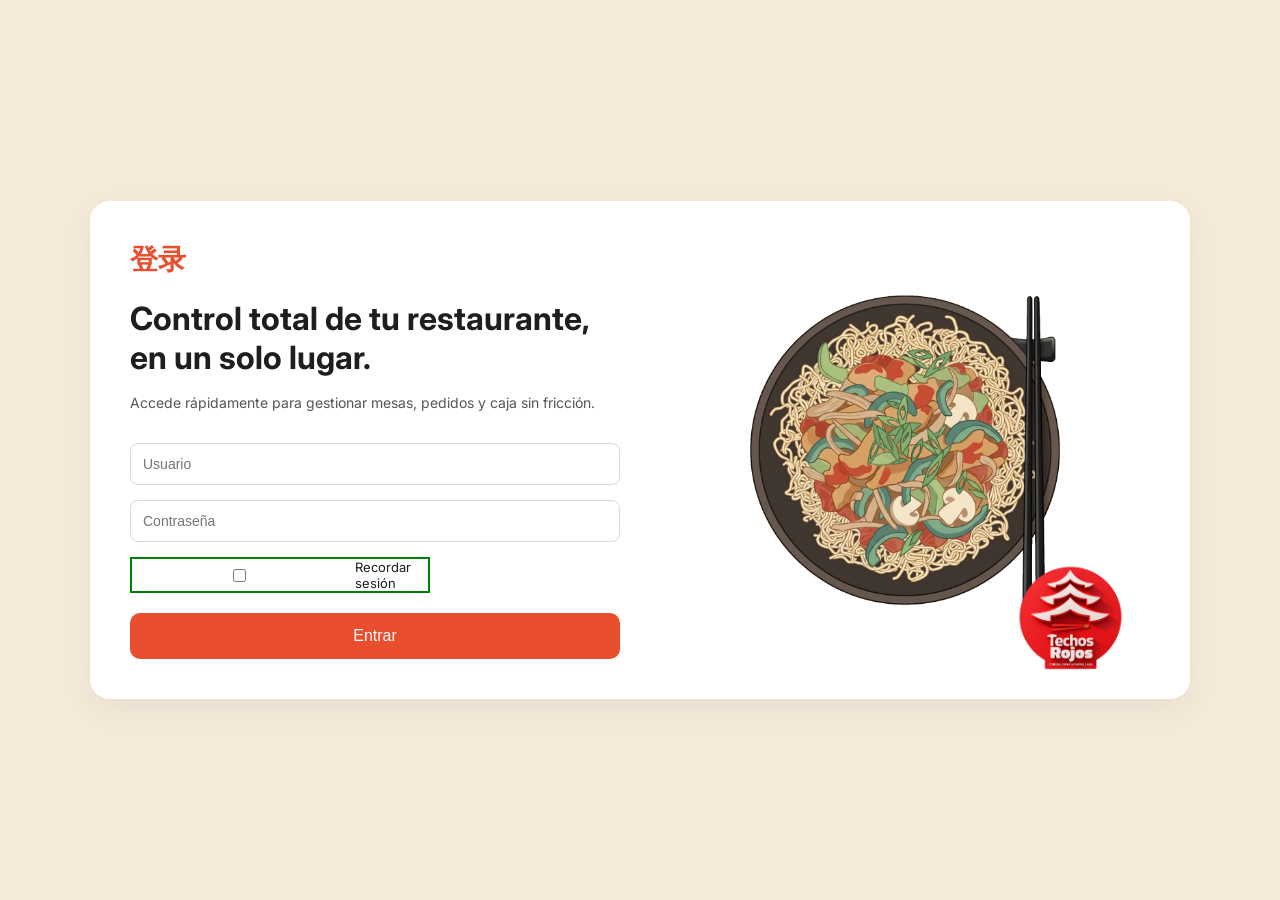
<file: index.html>
<!DOCTYPE html>
<html lang="en">
<head>
    <meta charset="UTF-8">
    <meta name="viewport" content="width=device-width, initial-scale=1.0">
    <title>login</title>
    <link rel="stylesheet" href="https://fonts.googleapis.com/css2?family=Inter:wght@300;400;500;700&display=swap">
    <link rel="stylesheet" href="style.css">
</head>
<body>
    <main class="login">

    <div class="login__card">

      <!-- IZQUIERDA -->
      <section class="login__info">

        <span class="login__chinese">登录</span>

        <h1 class="login__title">
          Control total de tu restaurante,
          en un solo lugar.
        </h1>

        <p class="login__text">
          Accede rápidamente para gestionar mesas, pedidos
          y caja sin fricción.
        </p>

        <!-- FORM -->
        <form class="form">

          <div class="form__group">
            <input type="text" placeholder="Usuario">
          </div>

          <div class="form__group">
            <input type="password" placeholder="Contraseña">
          </div>

          <label class="form__checkbox">
            <input type="checkbox">
            Recordar sesión
          </label>

          <button type="submit" class="btn-primary">
            Entrar
          </button>

        </form>

      </section>

      <!-- DERECHA -->
      <section class="login__visual">

        <img src="./chopsuey.png" alt="Ilustración ramen" class="login__image">

        <img src="./TRlogo.png" alt="Techos Rojos" class="login__logo">

      </section>

    </div>

  </main>
</body>
</html>
</file>
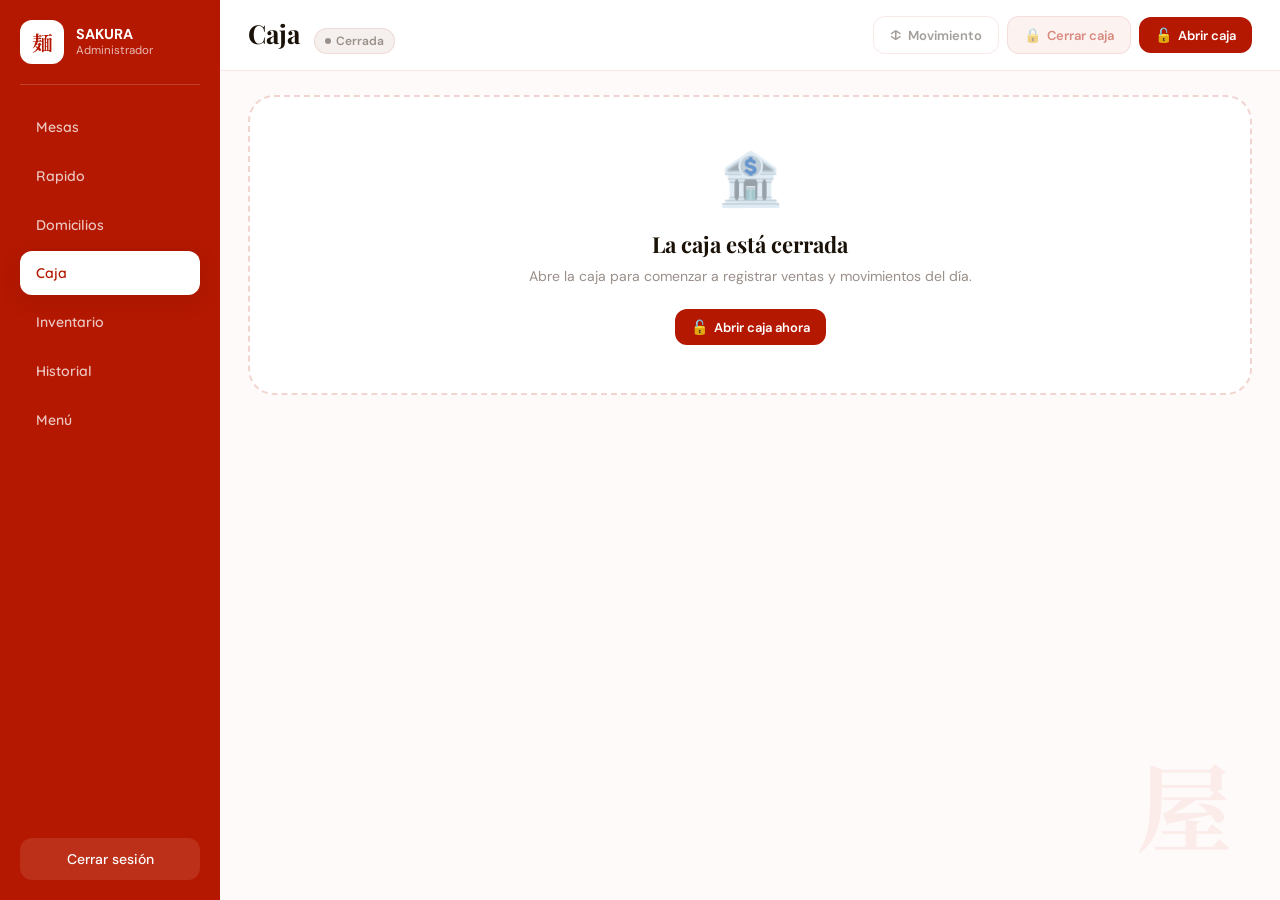
<file: caja/index.html>
<!DOCTYPE html>
<html lang="es">
<head>
  <meta charset="UTF-8">
  <meta name="viewport" content="width=device-width, initial-scale=1.0">
  <title>Techos Rojos – Caja</title>
  <link rel="preconnect" href="https://fonts.googleapis.com">
  <link href="https://fonts.googleapis.com/css2?family=DM+Sans:ital,opsz,wght@0,9..40,300;0,9..40,400;0,9..40,500;0,9..40,600;0,9..40,700;1,9..40,400&family=Playfair+Display:wght@400;600;700&family=JetBrains+Mono:wght@400;500&family=Noto+Serif+SC:wght@400;600;700&family=Quicksand:wght@400;500;600;700&display=swap" rel="stylesheet">
  <style>
    /* ═══════════════════════════════════════════
       TOKENS — idénticos a mesas/index.html
    ═══════════════════════════════════════════ */
    :root {
      --red:        #b41800;
      --red-hover:  #961400;
      --red-dark:   #7e1100;
      --red-soft:   #fae8e5;
      --red-ghost:  rgba(180,24,0,.08);
      --red-glow:   rgba(180,24,0,.15);

      --bg:         #ffffff;
      --bg-soft:    #fdfaf9;
      --bg-muted:   #f5f0ee;
      --bg-warm:    #faf6f4;

      --ink:        #1a1208;
      --ink-soft:   #4a4038;
      --muted:      #9a8f89;
      --border:     rgba(180,24,0,.18);
      --border-light: rgba(180,24,0,.10);

      --green:      #1a7a4a;
      --green-soft: #e8f5ee;
      --amber:      #c47a00;
      --amber-soft: #fff3db;
      --danger:     #b41800;

      --radius:     12px;
      --radius-lg:  18px;
      --radius-xl:  26px;
      --shadow-sm:  0 1px 4px rgba(60,20,10,.07);
      --shadow-md:  0 6px 22px rgba(60,20,10,.11);
      --shadow-lg:  0 18px 52px rgba(60,20,10,.16);
      --t:          .2s cubic-bezier(.4,0,.2,1);

      --font-body:    'DM Sans', system-ui, sans-serif;
      --font-display: 'Playfair Display', Georgia, serif;
      --font-mono:    'JetBrains Mono', monospace;
    }

    * { margin:0; padding:0; box-sizing:border-box; }
    html, body { height:100%; }
    body {
      font-family: var(--font-body);
      background: var(--bg-soft);
      color: var(--ink);
      -webkit-font-smoothing: antialiased;
      overflow: hidden;
    }

    /* ─── LAYOUT ──────────────────────────────────── */
    .app { display:flex; height:100vh; }

    /* ─── SIDEBAR ─────────────────────────────────── */
    .sidebar {
      width: 220px; height: 100vh;
      background: var(--red);
      display: flex; flex-direction: column;
      padding: 1.25rem;
      z-index: 50; overflow: hidden; flex-shrink: 0;
    }
    .brand {
      display: flex; align-items: center; gap: .75rem;
      padding-bottom: 1.25rem;
      border-bottom: 1px solid rgba(255,255,255,.18);
      margin-bottom: 1.25rem; flex-shrink: 0;
    }
    .logo {
      width: 44px; height: 44px;
      background: white; border-radius: 12px;
      display: flex; align-items: center; justify-content: center;
      flex-shrink: 0; overflow: hidden;
      font-family: 'Noto Serif SC', serif;
      font-size: 1.3rem; color: var(--red); font-weight: 700;
    }
    .brand h3 { font-size: .9rem; font-weight: 700; color: white; line-height: 1.2; margin: 0; }
    .brand span { font-size: .72rem; color: rgba(255,255,255,.7); display: block; }
    nav { display:flex; flex-direction:column; gap:.3rem; flex:1; }
    nav a {
      display: flex; align-items: center; gap: .6rem;
      padding: .75rem 1rem; border-radius: 12px;
      font-size: .875rem; font-weight: 600;
      color: rgba(255,255,255,.75);
      transition: var(--t);
      font-family: 'Quicksand', sans-serif;
      min-height: 44px; text-decoration: none; cursor: pointer;
    }
    nav a:hover { background: rgba(255,255,255,.12); color: white; }
    nav a.active { background: white; color: var(--red); box-shadow: var(--shadow-md); }
    .sidebar-footer { margin-top: auto; }
    .logout-btn {
      width: 100%; background: rgba(255,255,255,0.1);
      border: none; color: white; cursor: pointer;
      padding: 12px; border-radius: var(--radius);
      font-weight: 500; font-family: var(--font-body);
      font-size: .875rem; transition: background 0.2s;
    }
    .logout-btn:hover { background: rgba(255,255,255,0.2); }

    /* ─── MAIN ────────────────────────────────────── */
    .main { flex:1; display:flex; flex-direction:column; overflow:hidden; background: var(--bg-soft); }

    /* ─── TOPBAR ──────────────────────────────────── */
    .topbar {
      background:var(--bg); border-bottom:1px solid var(--border-light);
      padding: 16px 28px;
      display:flex; align-items:center; justify-content:space-between; gap:16px;
      flex-shrink:0;
    }
    .topbar-left { display:flex; align-items:baseline; gap:14px; }
    .topbar h1 { font-family:var(--font-display); font-size:26px; font-weight:700; color:var(--ink); }
    .stats-pills { display:flex; gap:8px; }
    .pill {
      display:inline-flex; align-items:center; gap:5px;
      padding:4px 10px; border-radius:20px;
      font-size:12px; font-weight:600; border:1px solid transparent;
    }
    .pill.open-pill  { background:var(--green-soft); color:var(--green); border-color:rgba(26,122,74,.2); }
    .pill.closed-pill { background:var(--bg-muted); color:var(--muted); border-color:var(--border-light); }
    .pill-dot { width:6px; height:6px; border-radius:50%; background:currentColor; }
    .topbar-actions { display:flex; gap:8px; align-items:center; }

    /* ─── BUTTONS (mismo sistema) ─────────────────── */
    .btn {
      display:inline-flex; align-items:center; gap:6px;
      padding:9px 16px; border-radius:var(--radius);
      font-size:13px; font-weight:600; font-family:var(--font-body);
      cursor:pointer; border:none; transition:var(--t);
    }
    .btn-primary { background:var(--red); color:white; }
    .btn-primary:hover:not(:disabled) { background:var(--red-hover); box-shadow:var(--shadow-md); }
    .btn-success { background:var(--green); color:white; }
    .btn-success:hover:not(:disabled) { background:#156b3e; box-shadow:var(--shadow-md); }
    .btn-outline { background:transparent; border:1px solid var(--border); color:var(--ink-soft); }
    .btn-outline:hover:not(:disabled) { background:var(--red-ghost); color:var(--red); border-color:var(--red); }
    .btn-danger { background:var(--red-soft); color:var(--red); border:1px solid rgba(180,24,0,.2); }
    .btn-danger:hover:not(:disabled) { background:var(--red); color:white; }
    .btn:disabled { opacity:.5; cursor:not-allowed; }
    .btn-sm { padding:6px 12px; font-size:12px; border-radius:var(--radius); }
    .btn .icon { font-size:14px; }

    /* ─── SCROLL AREA ─────────────────────────────── */
    .scroll-area {
      flex:1; overflow-y:auto; padding: 24px 28px;
      display: flex; flex-direction: column; gap: 20px;
    }
    .scroll-area::-webkit-scrollbar { width:5px; }
    .scroll-area::-webkit-scrollbar-track { background:transparent; }
    .scroll-area::-webkit-scrollbar-thumb { background:var(--border); border-radius:10px; }

    /* ─── ESTADO CAJA CERRADA ─────────────────────── */
    .caja-cerrada-banner {
      background: var(--bg);
      border: 2px dashed var(--border);
      border-radius: var(--radius-xl);
      padding: 48px 32px;
      text-align: center;
    }
    .caja-cerrada-banner .banner-icon { font-size: 52px; margin-bottom: 16px; display:block; opacity:.6; }
    .caja-cerrada-banner h2 { font-family:var(--font-display); font-size:22px; color:var(--ink); margin-bottom:8px; }
    .caja-cerrada-banner p { font-size:14px; color:var(--muted); margin-bottom:24px; }

    /* ─── CARDS DE RESUMEN ────────────────────────── */
    .summary-grid {
      display: grid;
      grid-template-columns: repeat(auto-fill, minmax(180px, 1fr));
      gap: 14px;
    }
    .summary-card {
      background: var(--bg);
      border: 1px solid var(--border-light);
      border-radius: var(--radius-lg);
      padding: 18px 20px;
      transition: var(--t);
    }
    .summary-card:hover { box-shadow: var(--shadow-md); border-color: var(--border); }
    .summary-card .sc-label {
      font-size: 11px; font-weight: 700;
      text-transform: uppercase; letter-spacing: .08em;
      color: var(--muted); margin-bottom: 8px;
    }
    .summary-card .sc-value {
      font-family: var(--font-mono);
      font-size: 20px; font-weight: 700;
      color: var(--ink);
    }
    .summary-card .sc-value.positive { color: var(--green); }
    .summary-card .sc-value.negative { color: var(--red); }
    .summary-card .sc-value.neutral  { color: var(--amber); }
    .summary-card .sc-sub {
      font-size: 11px; color: var(--muted); margin-top: 4px;
    }
    .summary-card.highlight {
      background: var(--red);
      border-color: var(--red-dark);
    }
    .summary-card.highlight .sc-label { color: rgba(255,255,255,.7); }
    .summary-card.highlight .sc-value { color: white; }
    .summary-card.highlight .sc-sub   { color: rgba(255,255,255,.6); }

    /* ─── DOS COLUMNAS ────────────────────────────── */
    .two-cols { display:grid; grid-template-columns:1fr 1fr; gap:20px; }
    @media (max-width:900px) { .two-cols { grid-template-columns:1fr; } }

    /* ─── PANEL / SECCIÓN ─────────────────────────── */
    .panel {
      background: var(--bg);
      border: 1px solid var(--border-light);
      border-radius: var(--radius-lg);
      overflow: hidden;
    }
    .panel-header {
      padding: 16px 20px;
      border-bottom: 1px solid var(--border-light);
      display: flex; align-items: center; justify-content: space-between;
    }
    .panel-header h3 {
      font-size: 14px; font-weight: 700; color: var(--ink);
    }
    .panel-header .section-label {
      font-size: 11px; font-weight: 700;
      text-transform: uppercase; letter-spacing: .08em;
      color: var(--muted); margin-bottom: 2px;
    }
    .panel-body { padding: 16px 20px; }

    /* ─── MÉTODOS DE PAGO ─────────────────────────── */
    .metodos-list { display:flex; flex-direction:column; gap:10px; }
    .metodo-row {
      display: flex; align-items: center; gap:12px;
    }
    .metodo-label {
      flex:1; font-size:13px; font-weight:600; color:var(--ink-soft);
      display:flex; align-items:center; gap:8px;
    }
    .metodo-icon { font-size:16px; }
    .metodo-amount {
      font-family: var(--font-mono);
      font-size: 14px; font-weight: 700; color: var(--green);
      min-width: 90px; text-align: right;
    }
    .metodo-bar-wrap {
      width: 100%; height: 6px; background: var(--bg-muted);
      border-radius: 10px; overflow:hidden; margin-top: 4px;
    }
    .metodo-bar { height:100%; border-radius:10px; background:var(--green); transition:width .5s ease; }

    /* ─── MOVIMIENTOS ─────────────────────────────── */
    .movimientos-list { display:flex; flex-direction:column; }
    .movimiento-row {
      display:flex; align-items:center; gap:12px;
      padding:10px 0;
      border-bottom:1px solid var(--border-light);
    }
    .movimiento-row:last-child { border-bottom:none; }
    .mov-icon {
      width:34px; height:34px; border-radius:10px;
      display:flex; align-items:center; justify-content:center;
      font-size:16px; flex-shrink:0;
    }
    .mov-icon.ingreso  { background:var(--green-soft); }
    .mov-icon.egreso   { background:var(--red-soft); }
    .mov-icon.apertura { background:var(--amber-soft); }
    .mov-info { flex:1; }
    .mov-desc { font-size:13px; font-weight:600; color:var(--ink); }
    .mov-meta { font-size:11px; color:var(--muted); margin-top:1px; }
    .mov-amount {
      font-family:var(--font-mono); font-size:14px; font-weight:700;
    }
    .mov-amount.ingreso  { color:var(--green); }
    .mov-amount.egreso   { color:var(--red); }
    .mov-amount.apertura { color:var(--amber); }

    /* ─── FORM INPUTS ─────────────────────────────── */
    .form-group { display:flex; flex-direction:column; gap:6px; margin-bottom:14px; }
    .form-label { font-size:12px; font-weight:600; color:var(--ink-soft); }
    .form-input {
      padding:9px 12px;
      border:1px solid var(--border);
      border-radius:var(--radius);
      font-size:13px; color:var(--ink);
      background:var(--bg-muted);
      font-family:var(--font-body);
      outline:none; transition:var(--t);
    }
    .form-input:focus { border-color:var(--red); box-shadow:0 0 0 3px var(--red-ghost); background:var(--bg); }
    .form-input.mono { font-family:var(--font-mono); }
    .form-select {
      padding:9px 12px;
      border:1px solid var(--border);
      border-radius:var(--radius);
      font-size:13px; color:var(--ink);
      background:var(--bg-muted);
      font-family:var(--font-body);
      outline:none; cursor:pointer; transition:var(--t);
      appearance:none;
      background-image: url("data:image/svg+xml,%3Csvg xmlns='http://www.w3.org/2000/svg' width='12' height='8' fill='none'%3E%3Cpath d='M1 1l5 5 5-5' stroke='%239a8f89' stroke-width='1.5' stroke-linecap='round'/%3E%3C/svg%3E");
      background-repeat: no-repeat;
      background-position: right 12px center;
      padding-right: 32px;
    }
    .form-select:focus { border-color:var(--red); box-shadow:0 0 0 3px var(--red-ghost); }

    /* ─── ARQUEO COMPARISON ───────────────────────── */
    .arqueo-row {
      display:flex; align-items:center; justify-content:space-between;
      padding:10px 0;
      border-bottom:1px solid var(--border-light);
    }
    .arqueo-row:last-child { border-bottom:none; }
    .arqueo-label { font-size:13px; color:var(--ink-soft); }
    .arqueo-value { font-family:var(--font-mono); font-size:14px; font-weight:700; color:var(--ink); }
    .arqueo-diff.ok       { color:var(--green); }
    .arqueo-diff.warning  { color:var(--amber); }
    .arqueo-diff.danger   { color:var(--red); }
    .arqueo-result-badge {
      display:inline-flex; align-items:center; gap:6px;
      padding:6px 14px; border-radius:20px;
      font-size:12px; font-weight:700;
    }
    .arqueo-result-badge.ok      { background:var(--green-soft); color:var(--green); }
    .arqueo-result-badge.warning { background:var(--amber-soft);  color:var(--amber); }
    .arqueo-result-badge.danger  { background:var(--red-soft);    color:var(--red); }

    /* ─── MODAL OVERLAY ───────────────────────────── */
    .overlay {
      position:fixed; inset:0;
      background:rgba(10,5,0,.5);
      backdrop-filter:blur(4px);
      display:flex; align-items:center; justify-content:center;
      z-index:100; padding:20px;
      animation:fadeIn .15s ease;
    }
    .overlay.hidden { display:none; }
    @keyframes fadeIn { from{opacity:0} to{opacity:1} }
    .modal {
      background:var(--bg);
      border-radius:var(--radius-xl);
      box-shadow:var(--shadow-lg);
      border:1px solid var(--border-light);
      width:min(500px,100%);
      max-height:90vh; overflow-y:auto;
      animation:slideUp .2s cubic-bezier(.34,1.56,.64,1);
    }
    @keyframes slideUp { from{transform:translateY(20px);opacity:0} to{transform:none;opacity:1} }
    .modal-header {
      padding:22px 24px 18px;
      border-bottom:1px solid var(--border-light);
      display:flex; justify-content:space-between; align-items:flex-start; gap:16px;
      position:sticky; top:0; background:var(--bg); z-index:1;
    }
    .modal-title { font-family:var(--font-display); font-size:22px; font-weight:700; color:var(--ink); margin-bottom:4px; }
    .modal-subtitle { font-size:13px; color:var(--muted); }
    .modal-close {
      width:32px; height:32px; border:none; background:var(--bg-muted);
      border-radius:50%; cursor:pointer;
      display:flex; align-items:center; justify-content:center;
      font-size:18px; color:var(--ink-soft); transition:var(--t); flex-shrink:0;
    }
    .modal-close:hover { background:var(--red-soft); color:var(--red); }
    .modal-body { padding:24px; }
    .modal-footer {
      padding:16px 24px;
      border-top:1px solid var(--border-light);
      display:flex; justify-content:flex-end; gap:8px;
    }

    /* ─── TOAST ───────────────────────────────────── */
    .toast-container {
      position:fixed; top:20px; right:20px;
      display:flex; flex-direction:column; gap:8px; z-index:999;
    }
    .toast {
      background:var(--ink); color:white;
      padding:10px 16px; border-radius:var(--radius);
      font-size:13px; font-weight:500; box-shadow:var(--shadow-lg);
      animation:toastIn .25s ease, toastOut .3s ease 2.7s forwards;
      display:flex; align-items:center; gap:8px;
    }
    .toast.success { background:var(--green); }
    .toast.warning { background:var(--amber); }
    .toast.error   { background:var(--red); }
    @keyframes toastIn  { from{transform:translateX(20px);opacity:0} to{transform:none;opacity:1} }
    @keyframes toastOut { to{transform:translateX(20px);opacity:0} }

    /* ─── SECTION LABEL ───────────────────────────── */
    .section-label {
      font-size:11px; font-weight:700;
      text-transform:uppercase; letter-spacing:.08em;
      color:var(--muted); margin-bottom:10px;
    }
    .divider { border:none; border-top:1px solid var(--border-light); margin:16px 0; }
    .hidden { display:none !important; }

    /* ─── CIERRE DETALLE ──────────────────────────── */
    .cierre-totals {
      background: var(--bg-muted);
      border-radius: var(--radius);
      padding: 16px;
      margin-bottom: 16px;
    }
    .cierre-row {
      display:flex; justify-content:space-between; align-items:center;
      padding: 6px 0;
      font-size: 13px;
    }
    .cierre-row.total-row {
      border-top: 1px solid var(--border);
      margin-top: 8px; padding-top: 12px;
      font-weight: 700; font-size: 15px;
    }
    .cierre-row .label { color: var(--ink-soft); }
    .cierre-row .value { font-family:var(--font-mono); font-weight:700; color:var(--ink); }
    .cierre-row.total-row .value { color: var(--red); font-size:18px; }

    /* ─── EMPTY PANEL ─────────────────────────────── */
    .empty-panel {
      text-align:center; padding:32px 20px; color:var(--muted);
    }
    .empty-panel .ep-icon { font-size:36px; opacity:.45; margin-bottom:10px; display:block; }
    .empty-panel p { font-size:13px; }

    /* ─── EGRESO CHIP ─────────────────────────────── */
    .tipo-chip {
      display:inline-flex; align-items:center; gap:5px;
      padding:3px 10px; border-radius:20px;
      font-size:11px; font-weight:600;
    }
    .tipo-chip.ingreso  { background:var(--green-soft); color:var(--green); }
    .tipo-chip.egreso   { background:var(--red-soft);   color:var(--red); }
  </style>
</head>
<body>

<!-- Kanjis decorativos -->
<span style="position:fixed;top:2rem;left:2rem;font-size:8rem;line-height:1;color:hsla(10,80%,55%,.08);font-weight:700;user-select:none;z-index:0;pointer-events:none;font-family:'Noto Serif SC',serif;">紅</span>
<span style="position:fixed;bottom:3rem;right:3rem;font-size:6rem;line-height:1;color:hsla(10,80%,55%,.08);font-weight:700;user-select:none;z-index:0;pointer-events:none;font-family:'Noto Serif SC',serif;">屋</span>

<div class="app">
  <!-- ── SIDEBAR ─────────────────────────────── -->
  <aside class="sidebar">
    <div class="brand">
      <div class="logo">麺</div>
      <div>
        <h3>SAKURA</h3>
        <span>Administrador</span>
      </div>
    </div>
    <nav>
      <a href="#">Mesas</a>
      <a href="#">Rapido</a>
      <a href="#">Domicilios</a>
      <a class="active" href="#">Caja</a>
      <a href="#">Inventario</a>
      <a href="#">Historial</a>
      <a href="#">Menú</a>
    </nav>
    <div class="sidebar-footer">
      <button class="logout-btn">Cerrar sesión</button>
    </div>
  </aside>

  <!-- ── MAIN ───────────────────────────────── -->
  <div class="main">

    <!-- Topbar -->
    <div class="topbar">
      <div class="topbar-left">
        <h1>Caja</h1>
        <div class="stats-pills">
          <span class="pill open-pill" id="pill-estado">
            <span class="pill-dot"></span>
            <span id="pill-texto">Cerrada</span>
          </span>
        </div>
      </div>
      <div class="topbar-actions">
        <button class="btn btn-outline" id="btn-movimiento" disabled>
          <span class="icon">↕</span> Movimiento
        </button>
        <button class="btn btn-danger" id="btn-cierre" disabled>
          <span class="icon">🔒</span> Cerrar caja
        </button>
        <button class="btn btn-primary" id="btn-apertura">
          <span class="icon">🔓</span> Abrir caja
        </button>
      </div>
    </div>

    <!-- Scroll area -->
    <div class="scroll-area" id="scroll-area">

      <!-- ESTADO: CAJA CERRADA -->
      <div id="vista-cerrada" class="caja-cerrada-banner">
        <span class="banner-icon">🏦</span>
        <h2>La caja está cerrada</h2>
        <p>Abre la caja para comenzar a registrar ventas y movimientos del día.</p>
        <button class="btn btn-primary" id="btn-apertura-banner">
          <span class="icon">🔓</span> Abrir caja ahora
        </button>
      </div>

      <!-- ESTADO: CAJA ABIERTA (hidden por defecto) -->
      <div id="vista-abierta" class="hidden">

        <!-- Resumen rápido -->
        <div class="summary-grid" id="summary-grid">
          <!-- Generado por JS -->
        </div>

        <!-- Dos columnas: métodos + movimientos -->
        <div class="two-cols">

          <!-- Métodos de pago -->
          <div class="panel">
            <div class="panel-header">
              <div>
                <div class="section-label">Desglose</div>
                <h3>Métodos de pago</h3>
              </div>
            </div>
            <div class="panel-body">
              <div class="metodos-list" id="metodos-list"></div>
            </div>
          </div>

          <!-- Movimientos del día -->
          <div class="panel">
            <div class="panel-header">
              <div>
                <div class="section-label">Registro</div>
                <h3>Movimientos</h3>
              </div>
              <span id="mov-count" style="font-size:12px;color:var(--muted)">0</span>
            </div>
            <div class="panel-body">
              <div class="movimientos-list" id="movimientos-list"></div>
            </div>
          </div>
        </div>

        <!-- Arqueo / comparación -->
        <div class="panel" id="panel-arqueo">
          <div class="panel-header">
            <div>
              <div class="section-label">Arqueo</div>
              <h3>Comparación en tiempo real</h3>
            </div>
            <span id="arqueo-badge" class="arqueo-result-badge ok">✓ Cuadra</span>
          </div>
          <div class="panel-body">
            <div id="arqueo-body"></div>
          </div>
        </div>

      </div>
      <!-- /vista-abierta -->

    </div>
    <!-- /scroll-area -->

  </div>
</div>

<!-- ══════════════════════════════════════════ -->
<!--  MODAL: APERTURA DE CAJA                   -->
<!-- ══════════════════════════════════════════ -->
<div class="overlay hidden" id="modal-apertura-overlay">
  <div class="modal">
    <div class="modal-header">
      <div>
        <div class="modal-title">Abrir caja</div>
        <div class="modal-subtitle">Ingresa el efectivo inicial disponible</div>
      </div>
      <button class="modal-close" data-close="modal-apertura-overlay">×</button>
    </div>
    <div class="modal-body">
      <div class="form-group">
        <label class="form-label">Monto inicial en efectivo</label>
        <input type="number" class="form-input mono" id="apertura-monto" placeholder="0" min="0">
      </div>
      <div class="form-group">
        <label class="form-label">Observación (opcional)</label>
        <input type="text" class="form-input" id="apertura-obs" placeholder="Ej: billetes de $50.000 y monedas…">
      </div>
    </div>
    <div class="modal-footer">
      <button class="btn btn-outline" data-close="modal-apertura-overlay">Cancelar</button>
      <button class="btn btn-primary" id="btn-confirmar-apertura">Abrir caja</button>
    </div>
  </div>
</div>

<!-- ══════════════════════════════════════════ -->
<!--  MODAL: MOVIMIENTO (ingreso / egreso)      -->
<!-- ══════════════════════════════════════════ -->
<div class="overlay hidden" id="modal-movimiento-overlay">
  <div class="modal">
    <div class="modal-header">
      <div>
        <div class="modal-title">Registrar movimiento</div>
        <div class="modal-subtitle">Ingreso o egreso manual de efectivo</div>
      </div>
      <button class="modal-close" data-close="modal-movimiento-overlay">×</button>
    </div>
    <div class="modal-body">
      <div class="form-group">
        <label class="form-label">Tipo de movimiento</label>
        <select class="form-select" id="mov-tipo">
          <option value="ingreso">Ingreso</option>
          <option value="egreso">Egreso</option>
        </select>
      </div>
      <div class="form-group">
        <label class="form-label">Monto</label>
        <input type="number" class="form-input mono" id="mov-monto" placeholder="0" min="0">
      </div>
      <div class="form-group">
        <label class="form-label">Descripción</label>
        <input type="text" class="form-input" id="mov-desc" placeholder="Ej: compra de insumos, propina…">
      </div>
    </div>
    <div class="modal-footer">
      <button class="btn btn-outline" data-close="modal-movimiento-overlay">Cancelar</button>
      <button class="btn btn-primary" id="btn-confirmar-movimiento">Registrar</button>
    </div>
  </div>
</div>

<!-- ══════════════════════════════════════════ -->
<!--  MODAL: CIERRE DE CAJA                     -->
<!-- ══════════════════════════════════════════ -->
<div class="overlay hidden" id="modal-cierre-overlay">
  <div class="modal">
    <div class="modal-header">
      <div>
        <div class="modal-title">Cierre de caja</div>
        <div class="modal-subtitle">Ingresa el efectivo contado físicamente</div>
      </div>
      <button class="modal-close" data-close="modal-cierre-overlay">×</button>
    </div>
    <div class="modal-body">
      <!-- Resumen de lo que el sistema espera -->
      <div class="cierre-totals" id="cierre-totals-preview"></div>

      <div class="form-group">
        <label class="form-label">Efectivo contado (monto real en caja)</label>
        <input type="number" class="form-input mono" id="cierre-real" placeholder="0" min="0">
      </div>
      <div id="cierre-diff-block" style="margin-bottom:14px;display:none;">
        <div style="padding:12px 14px;border-radius:var(--radius);font-size:13px;display:flex;align-items:center;justify-content:space-between;" id="cierre-diff-card">
          <span id="cierre-diff-label">Diferencia</span>
          <span id="cierre-diff-value" class="arqueo-value" style="font-family:var(--font-mono);font-weight:700"></span>
        </div>
      </div>
      <div class="form-group">
        <label class="form-label">Observaciones del cierre (opcional)</label>
        <input type="text" class="form-input" id="cierre-obs" placeholder="Ej: faltante por cambio de turno…">
      </div>
    </div>
    <div class="modal-footer">
      <button class="btn btn-outline" data-close="modal-cierre-overlay">Cancelar</button>
      <button class="btn btn-danger" id="btn-confirmar-cierre">Confirmar cierre</button>
    </div>
  </div>
</div>

<!-- TOAST -->
<div class="toast-container" id="toast-container"></div>

<!-- ══════════════════════════════════════════ -->
<!--  JAVASCRIPT                                -->
<!-- ══════════════════════════════════════════ -->
<script>
// ═══════════════════════════════════════════════════════
//  ESTADO GLOBAL
// ═══════════════════════════════════════════════════════
let caja = {
  abierta: false,
  apertura: null,        // { hora, montoInicial, obs }
  montoInicial: 0,
  ventas: {              // acumulado por método de pago
    efectivo: 0,
    datafono: 0,
    transferencia: 0,
    linkpago: 0,
  },
  movimientos: [],       // { id, tipo, monto, desc, hora }
};

// Datos de demo: simular ventas del día
function cargarDemoVentas() {
  caja.ventas.efectivo      = 187500;
  caja.ventas.datafono      = 94000;
  caja.ventas.transferencia = 32000;
  caja.ventas.linkpago      = 15000;

  caja.movimientos = [
    { id:'m0', tipo:'apertura', monto: caja.montoInicial, desc:'Apertura de caja', hora: caja.apertura.hora },
    { id:'m1', tipo:'egreso',   monto: 25000,  desc:'Compra de insumos', hora:'10:35' },
    { id:'m2', tipo:'ingreso',  monto: 10000,  desc:'Propina mesero',    hora:'12:14' },
    { id:'m3', tipo:'egreso',   monto: 8000,   desc:'Servicio domicilio',hora:'13:50' },
  ];
}

// ═══════════════════════════════════════════════════════
//  HELPERS
// ═══════════════════════════════════════════════════════
const fmt = (n) => '$' + Math.abs(n).toLocaleString('es-CO', { minimumFractionDigits: 0 });
const uid = () => 'mv' + Date.now();
const now = () => new Date().toLocaleTimeString('es-CO', { hour: '2-digit', minute: '2-digit' });
const today = () => new Date().toLocaleDateString('es-CO', { weekday:'long', day:'numeric', month:'long' });

function toast(msg, type = '') {
  const el = document.createElement('div');
  el.className = 'toast' + (type ? ' ' + type : '');
  el.textContent = msg;
  document.getElementById('toast-container').appendChild(el);
  setTimeout(() => el.remove(), 3100);
}

// ═══════════════════════════════════════════════════════
//  CÁLCULOS
// ═══════════════════════════════════════════════════════
function totalVentas() {
  return Object.values(caja.ventas).reduce((s, v) => s + v, 0);
}

function totalEgresos() {
  return caja.movimientos
    .filter(m => m.tipo === 'egreso')
    .reduce((s, m) => s + m.monto, 0);
}

function totalIngresosManuales() {
  return caja.movimientos
    .filter(m => m.tipo === 'ingreso')
    .reduce((s, m) => s + m.monto, 0);
}

// Efectivo esperado en caja física
// = monto inicial + ventas efectivo + ingresos manuales − egresos
function efectivoEsperado() {
  return caja.montoInicial
    + caja.ventas.efectivo
    + totalIngresosManuales()
    - totalEgresos();
}

// ═══════════════════════════════════════════════════════
//  RENDER PRINCIPAL
// ═══════════════════════════════════════════════════════
function renderVistaCerrada() {
  document.getElementById('vista-cerrada').classList.remove('hidden');
  document.getElementById('vista-abierta').classList.add('hidden');

  document.getElementById('btn-apertura').classList.remove('hidden');
  document.getElementById('btn-apertura-banner').closest?.('button');
  document.getElementById('btn-cierre').disabled = true;
  document.getElementById('btn-movimiento').disabled = true;
  document.getElementById('btn-apertura').disabled = false;

  const pill = document.getElementById('pill-estado');
  pill.className = 'pill closed-pill';
  document.getElementById('pill-texto').textContent = 'Cerrada';
}

function renderVistaAbierta() {
  document.getElementById('vista-cerrada').classList.add('hidden');
  document.getElementById('vista-abierta').classList.remove('hidden');

  document.getElementById('btn-cierre').disabled = false;
  document.getElementById('btn-movimiento').disabled = false;
  document.getElementById('btn-apertura').disabled = true;

  const pill = document.getElementById('pill-estado');
  pill.className = 'pill open-pill';
  document.getElementById('pill-texto').textContent = `Abierta · desde ${caja.apertura.hora}`;

  renderSummary();
  renderMetodos();
  renderMovimientos();
  renderArqueo();
}

// ─── SUMMARY CARDS ─────────────────────────────────────
function renderSummary() {
  const tv = totalVentas();
  const te = totalEgresos();
  const tim = totalIngresosManuales();
  const ef = efectivoEsperado();

  document.getElementById('summary-grid').innerHTML = `
    <div class="summary-card highlight">
      <div class="sc-label">Total ventas del día</div>
      <div class="sc-value">${fmt(tv)}</div>
      <div class="sc-sub">Todos los métodos</div>
    </div>
    <div class="summary-card">
      <div class="sc-label">Efectivo en caja</div>
      <div class="sc-value positive">${fmt(ef)}</div>
      <div class="sc-sub">Esperado físicamente</div>
    </div>
    <div class="summary-card">
      <div class="sc-label">Saldo inicial</div>
      <div class="sc-value">${fmt(caja.montoInicial)}</div>
      <div class="sc-sub">Al abrir la caja</div>
    </div>
    <div class="summary-card">
      <div class="sc-label">Egresos manuales</div>
      <div class="sc-value negative">${fmt(te)}</div>
      <div class="sc-sub">${caja.movimientos.filter(m=>m.tipo==='egreso').length} movimiento(s)</div>
    </div>
    <div class="summary-card">
      <div class="sc-label">Ingresos manuales</div>
      <div class="sc-value positive">${fmt(tim)}</div>
      <div class="sc-sub">${caja.movimientos.filter(m=>m.tipo==='ingreso').length} movimiento(s)</div>
    </div>
    <div class="summary-card">
      <div class="sc-label">Hora de apertura</div>
      <div class="sc-value" style="font-size:16px">${caja.apertura.hora}</div>
      <div class="sc-sub">${today()}</div>
    </div>
  `;
}

// ─── MÉTODOS DE PAGO ───────────────────────────────────
const metodoConfig = {
  efectivo:      { label:'Efectivo',      icon:'💵' },
  datafono:      { label:'Datáfono',      icon:'💳' },
  transferencia: { label:'Transferencia', icon:'🏦' },
  linkpago:      { label:'Link de pago',  icon:'🔗' },
};

function renderMetodos() {
  const total = totalVentas() || 1;
  const list = document.getElementById('metodos-list');
  list.innerHTML = '';

  Object.entries(caja.ventas).forEach(([key, val]) => {
    const cfg = metodoConfig[key];
    const pct = Math.round((val / total) * 100);
    list.innerHTML += `
      <div class="metodo-row" style="flex-direction:column;align-items:stretch;gap:6px;padding-bottom:12px;border-bottom:1px solid var(--border-light);margin-bottom:4px;">
        <div style="display:flex;justify-content:space-between;align-items:center">
          <span class="metodo-label"><span class="metodo-icon">${cfg.icon}</span>${cfg.label}</span>
          <span class="metodo-amount">${fmt(val)}</span>
        </div>
        <div style="display:flex;align-items:center;gap:10px">
          <div class="metodo-bar-wrap" style="flex:1">
            <div class="metodo-bar" style="width:${pct}%"></div>
          </div>
          <span style="font-size:11px;color:var(--muted);font-weight:600;min-width:30px;text-align:right">${pct}%</span>
        </div>
      </div>
    `;
  });
}

// ─── MOVIMIENTOS ───────────────────────────────────────
function renderMovimientos() {
  const list = document.getElementById('movimientos-list');
  document.getElementById('mov-count').textContent = caja.movimientos.length;

  if (!caja.movimientos.length) {
    list.innerHTML = '<div class="empty-panel"><span class="ep-icon">📋</span><p>Sin movimientos registrados</p></div>';
    return;
  }

  list.innerHTML = caja.movimientos.slice().reverse().map(m => {
    const icons = { apertura:'🔓', ingreso:'⬆️', egreso:'⬇️' };
    const amtClass = m.tipo === 'egreso' ? 'egreso' : m.tipo === 'ingreso' ? 'ingreso' : 'apertura';
    const sign = m.tipo === 'egreso' ? '−' : '+';
    return `
      <div class="movimiento-row">
        <div class="mov-icon ${m.tipo}">${icons[m.tipo] || '•'}</div>
        <div class="mov-info">
          <div class="mov-desc">${m.desc}</div>
          <div class="mov-meta">${m.hora}</div>
        </div>
        <div class="mov-amount ${amtClass}">${m.tipo === 'apertura' ? '' : sign}${fmt(m.monto)}</div>
      </div>
    `;
  }).join('');
}

// ─── ARQUEO ────────────────────────────────────────────
function renderArqueo() {
  const esperado = efectivoEsperado();
  const body = document.getElementById('arqueo-body');
  const badge = document.getElementById('arqueo-badge');

  body.innerHTML = `
    <div class="arqueo-row">
      <span class="arqueo-label">Saldo inicial</span>
      <span class="arqueo-value">${fmt(caja.montoInicial)}</span>
    </div>
    <div class="arqueo-row">
      <span class="arqueo-label">Ventas en efectivo</span>
      <span class="arqueo-value positive" style="color:var(--green)">+${fmt(caja.ventas.efectivo)}</span>
    </div>
    <div class="arqueo-row">
      <span class="arqueo-label">Ingresos manuales</span>
      <span class="arqueo-value positive" style="color:var(--green)">+${fmt(totalIngresosManuales())}</span>
    </div>
    <div class="arqueo-row">
      <span class="arqueo-label">Egresos manuales</span>
      <span class="arqueo-value negative" style="color:var(--red)">−${fmt(totalEgresos())}</span>
    </div>
    <div class="arqueo-row" style="border-top:2px solid var(--border);padding-top:14px;margin-top:6px;">
      <span style="font-weight:700;color:var(--ink)">Efectivo esperado en caja</span>
      <span class="arqueo-value" style="font-size:17px">${fmt(esperado)}</span>
    </div>
    <div style="margin-top:8px;font-size:12px;color:var(--muted)">
      Al cerrar la caja, podrás ingresar el efectivo real contado para obtener la diferencia.
    </div>
  `;

  // Badge siempre "cuadra" mientras está abierta (se calcula al cerrar)
  badge.className = 'arqueo-result-badge ok';
  badge.textContent = '✓ En operación';
}

// ═══════════════════════════════════════════════════════
//  MODALES — APERTURA
// ═══════════════════════════════════════════════════════
function abrirModalApertura() {
  document.getElementById('apertura-monto').value = '';
  document.getElementById('apertura-obs').value = '';
  document.getElementById('modal-apertura-overlay').classList.remove('hidden');
}

document.getElementById('btn-apertura').addEventListener('click', abrirModalApertura);
document.getElementById('btn-apertura-banner').addEventListener('click', abrirModalApertura);

document.getElementById('btn-confirmar-apertura').addEventListener('click', () => {
  const monto = parseFloat(document.getElementById('apertura-monto').value) || 0;
  const obs = document.getElementById('apertura-obs').value.trim();

  caja.abierta = true;
  caja.montoInicial = monto;
  caja.apertura = { hora: now(), montoInicial: monto, obs };
  caja.movimientos = [];

  // Demo: cargar ventas simuladas
  cargarDemoVentas();
  // Agregar la apertura como primer movimiento
  caja.movimientos.unshift({ id: uid(), tipo: 'apertura', monto, desc: obs || 'Apertura de caja', hora: caja.apertura.hora });

  document.getElementById('modal-apertura-overlay').classList.add('hidden');
  renderVistaAbierta();
  toast(`✅ Caja abierta con ${fmt(monto)} iniciales`, 'success');
});

// ═══════════════════════════════════════════════════════
//  MODALES — MOVIMIENTO
// ═══════════════════════════════════════════════════════
document.getElementById('btn-movimiento').addEventListener('click', () => {
  document.getElementById('mov-monto').value = '';
  document.getElementById('mov-desc').value = '';
  document.getElementById('mov-tipo').value = 'ingreso';
  document.getElementById('modal-movimiento-overlay').classList.remove('hidden');
});

document.getElementById('btn-confirmar-movimiento').addEventListener('click', () => {
  const tipo  = document.getElementById('mov-tipo').value;
  const monto = parseFloat(document.getElementById('mov-monto').value);
  const desc  = document.getElementById('mov-desc').value.trim();

  if (!monto || monto <= 0) { toast('Ingresa un monto válido', 'warning'); return; }
  if (!desc) { toast('Ingresa una descripción', 'warning'); return; }

  caja.movimientos.push({ id: uid(), tipo, monto, desc, hora: now() });

  document.getElementById('modal-movimiento-overlay').classList.add('hidden');
  renderVistaAbierta();
  toast(`${tipo === 'ingreso' ? '⬆️ Ingreso' : '⬇️ Egreso'} registrado: ${fmt(monto)}`, 'success');
});

// ═══════════════════════════════════════════════════════
//  MODALES — CIERRE
// ═══════════════════════════════════════════════════════
document.getElementById('btn-cierre').addEventListener('click', () => {
  // Construir preview de totales
  const tv = totalVentas();
  const te = totalEgresos();
  const tim = totalIngresosManuales();
  const ef = efectivoEsperado();

  document.getElementById('cierre-totals-preview').innerHTML = `
    <div class="cierre-row"><span class="label">Total ventas del día</span><span class="value">${fmt(tv)}</span></div>
    <div class="cierre-row"><span class="label">Efectivo en ventas</span><span class="value">${fmt(caja.ventas.efectivo)}</span></div>
    <div class="cierre-row"><span class="label">Datáfono</span><span class="value">${fmt(caja.ventas.datafono)}</span></div>
    <div class="cierre-row"><span class="label">Transferencia / Link</span><span class="value">${fmt(caja.ventas.transferencia + caja.ventas.linkpago)}</span></div>
    <div class="cierre-row"><span class="label">Ingresos manuales</span><span class="value">+${fmt(tim)}</span></div>
    <div class="cierre-row"><span class="label">Egresos manuales</span><span class="value">−${fmt(te)}</span></div>
    <div class="cierre-row total-row"><span class="label">Efectivo esperado</span><span class="value">${fmt(ef)}</span></div>
  `;

  document.getElementById('cierre-real').value = '';
  document.getElementById('cierre-obs').value = '';
  document.getElementById('cierre-diff-block').style.display = 'none';
  document.getElementById('modal-cierre-overlay').classList.remove('hidden');
});

// Cálculo diferencia en tiempo real
document.getElementById('cierre-real').addEventListener('input', () => {
  const real = parseFloat(document.getElementById('cierre-real').value);
  const esp  = efectivoEsperado();
  const block = document.getElementById('cierre-diff-block');
  const card  = document.getElementById('cierre-diff-card');
  const label = document.getElementById('cierre-diff-label');
  const value = document.getElementById('cierre-diff-value');

  if (isNaN(real)) { block.style.display = 'none'; return; }

  const diff = real - esp;
  block.style.display = 'block';

  if (Math.abs(diff) < 500) {
    card.style.background = 'var(--green-soft)';
    label.style.color = 'var(--green)';
    value.style.color = 'var(--green)';
    label.textContent = 'Diferencia — ¡Cuadra!';
    value.textContent = fmt(0);
  } else if (diff > 0) {
    card.style.background = 'var(--amber-soft)';
    label.style.color = 'var(--amber)';
    value.style.color = 'var(--amber)';
    label.textContent = `Sobrante`;
    value.textContent = `+${fmt(diff)}`;
  } else {
    card.style.background = 'var(--red-soft)';
    label.style.color = 'var(--red)';
    value.style.color = 'var(--red)';
    label.textContent = `Faltante`;
    value.textContent = `−${fmt(Math.abs(diff))}`;
  }
});

document.getElementById('btn-confirmar-cierre').addEventListener('click', () => {
  const real = parseFloat(document.getElementById('cierre-real').value);
  if (isNaN(real)) { toast('Ingresa el efectivo contado', 'warning'); return; }

  const esp  = efectivoEsperado();
  const diff = real - esp;
  let msg = `🔒 Caja cerrada. Total ventas: ${fmt(totalVentas())}`;
  if (Math.abs(diff) >= 500) {
    msg += diff > 0 ? ` · Sobrante: ${fmt(diff)}` : ` · Faltante: ${fmt(Math.abs(diff))}`;
  } else {
    msg += ' · Sin diferencias';
  }

  // Reset estado
  caja = {
    abierta: false, apertura: null, montoInicial: 0,
    ventas: { efectivo:0, datafono:0, transferencia:0, linkpago:0 },
    movimientos: [],
  };

  document.getElementById('modal-cierre-overlay').classList.add('hidden');
  renderVistaCerrada();
  toast(msg, 'success');
});

// ═══════════════════════════════════════════════════════
//  CERRAR MODALES (botones ×  y Cancelar)
// ═══════════════════════════════════════════════════════
document.querySelectorAll('[data-close]').forEach(btn => {
  btn.addEventListener('click', () => {
    document.getElementById(btn.dataset.close).classList.add('hidden');
  });
});

// Click fuera del modal
document.querySelectorAll('.overlay').forEach(overlay => {
  overlay.addEventListener('click', e => {
    if (e.target === overlay) overlay.classList.add('hidden');
  });
});

// ═══════════════════════════════════════════════════════
//  INIT
// ═══════════════════════════════════════════════════════
renderVistaCerrada();
</script>
</body>
</html>
</file>
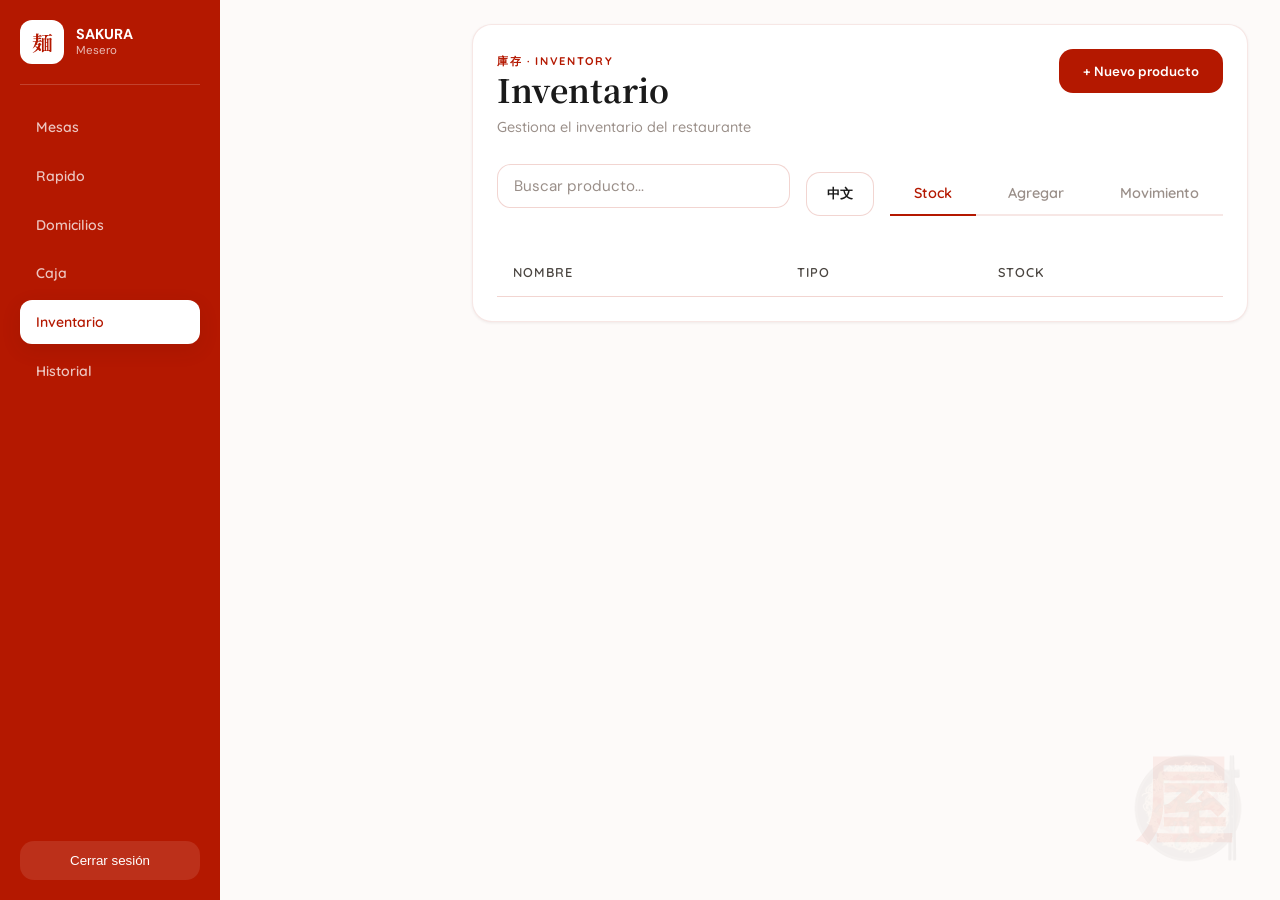
<file: inventario/index.html>
<!DOCTYPE html>
<html lang="es">
<head>
  <meta charset="UTF-8">
  <title>Inventario</title>
  <link rel="stylesheet" href="./style.css">
  <script src="script.js" defer></script>
</head>
<body>

<!-- Logo SAKURA -->


<!-- Kanjis decorativos -->
<span class="kanji-decorative" style="
  position: fixed;
  top: 2rem;
  left: 2rem;
  font-size: 8rem;
  line-height: 1;
  display: block;
  color: hsla(10, 80%, 55%, 0.08);
  font-weight: 700;
  user-select: none;
  z-index: 0;
">紅</span>

<span class="kanji-decorative" style="
  position: fixed;
  bottom: 3rem;
  right: 3rem;
  font-size: 6rem;
  line-height: 1;
  display: block;
  color: hsla(10, 80%, 55%, 0.08);
  font-weight: 700;
  user-select: none;
  z-index: 0;
">屋</span>

<!-- Imagen decorativa rotando -->
<img src="../src/chopsuey.png" alt="" class="decor-rotate" style="user-select: none;">

<div class="layout">
<aside class="sidebar">

  <div class="brand">
    <div class="logo">麺</div>
    <div>
      <h3>SAKURA</h3>
      <span>Mesero</span>
    </div>
  </div>

  <nav>
    <a href="../mesas/mesas_pedidos.html">Mesas</a>
      <a href="../NewRapido/index.html">Rapido</a>
      <a href="../domicilios/domicilios.html">Domicilios</a>
      <a href="#">Caja</a>
      <a class="active">Inventario</a>
      <a href="../historial/historial.html">Historial</a>
  </nav>

  <button class="logout" onclick="location.href = '../login/index.html'">Cerrar sesión</button>

</aside>

<main class="content">
  <div class="container">

    <div class="card">

      <!-- HEADER -->
      <div class="header">
        <div class="header-left">
          <span class="breadcrumb" id="breadcrumb">庫存 · INVENTORY</span>
          <h1 id="pageTitle">Inventario</h1>
          <p id="pageSubtitle">Gestiona el inventario del restaurante</p>
        </div>
        <button class="btn-primary" id="newBtn" onclick="cambiarSeccion('crear', document.querySelectorAll('.tabs button')[1])">+ Nuevo producto</button>
      </div>

      <div class="filters">
        <input type="text" id="search" placeholder="Buscar producto..." onkeyup="filtrar()">
        <button id="langToggle" class="lang-btn" onclick="cambiarIdioma()">中文</button>

        <div class="tabs">
          <button onclick="cambiarSeccion('stock', this)" class="active" id="tabStock">Stock</button>
        <button onclick="cambiarSeccion('crear', this)" id="tabCrear">Agregar</button>
        <button onclick="cambiarSeccion('mov', this)" id="tabMov">Movimiento</button>
        </div>
      </div>

      <!-- STOCK -->
      <div id="stock" class="seccion active">
        <table>
          <thead>
            <tr>
              <th id="thNombre">Nombre</th>
              <th id="thTipo">Tipo</th>
              <th id="thStock">Stock</th>
            </tr>
          </thead>
          <tbody id="tablaBody"></tbody>
        </table>
      </div>

      <!-- CREAR -->
      <div id="crear" class="seccion">
        <input type="text" id="nombre" placeholder="Nombre">
        <select id="tipo">
          <option value="gramos" id="optGramos">Gramos</option>
          <option value="unidad" id="optUnidad">Unidad</option>
        </select>
        <input type="number" id="stockInput" placeholder="Stock">
        <button class="btn-main" id="btnCrear" onclick="crearInsumo()">Crear</button>
      </div>

      <!-- MOVIMIENTO -->
      <div id="mov" class="seccion">
        <select id="insumoSelect"></select>
        <input type="number" id="cantidadMov" placeholder="Cantidad">
        <select id="tipoMov">
          <option value="entrada" id="optEntrada">Entrada</option>
          <option value="salida" id="optSalida">Salida</option>
          <option value="ajuste" id="optAjuste">Ajuste</option>
        </select>
        <button class="btn-main" id="btnAplicar" onclick="registrarMovimiento()">Aplicar</button>
      </div>

    </div>

  </div>
</main>

<div id="toast" class="toast"></div>
</body>
</html>
</file>
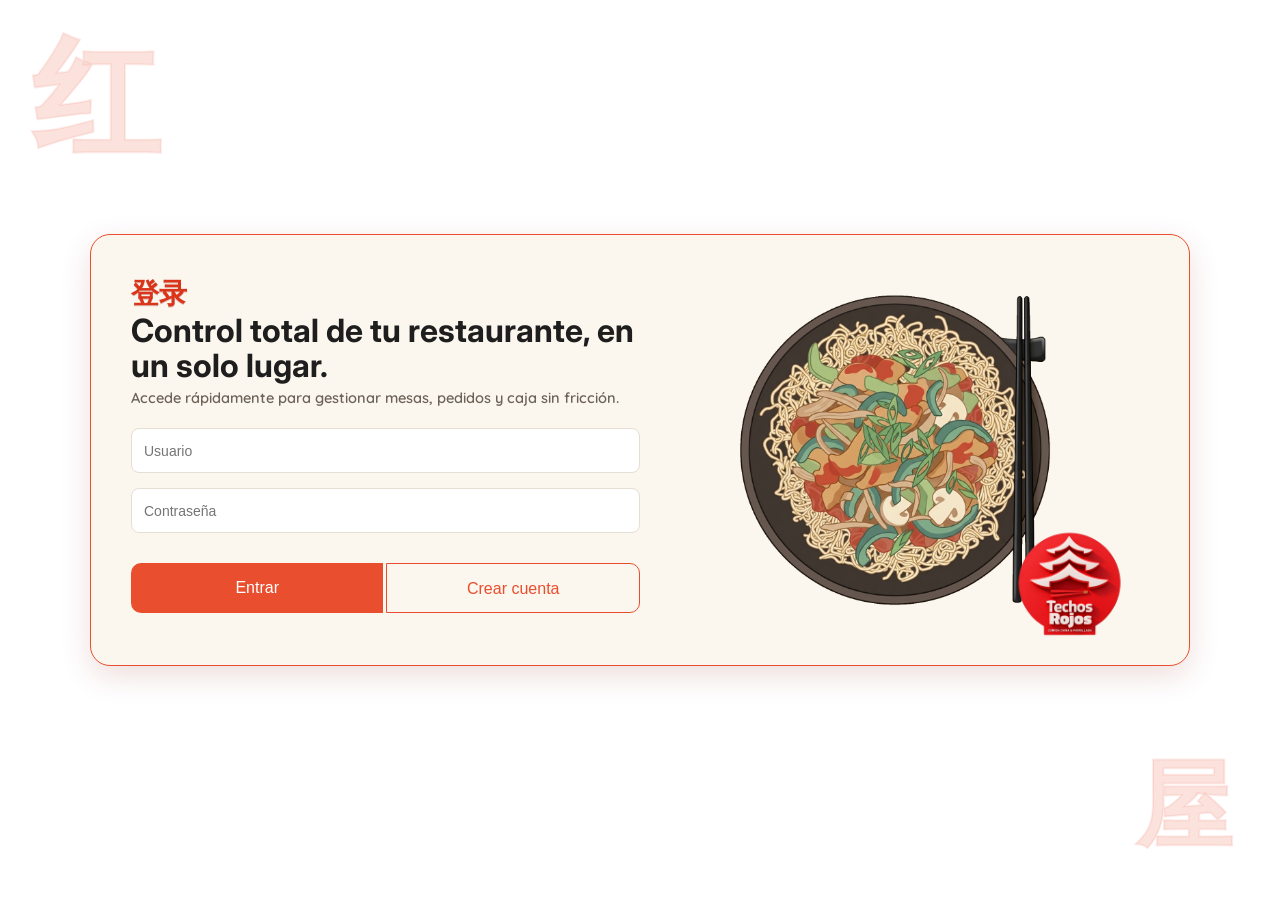
<file: login/index.html>
<!DOCTYPE html>
<html lang="en">

<head>
  <meta charset="UTF-8">
  <meta name="viewport" content="width=device-width, initial-scale=1.0">
  <title>login</title>
  <link rel="stylesheet" href="https://fonts.googleapis.com/css2?family=Inter:wght@300;400;500;700&display=swap">
  <link rel="stylesheet" href="style.css">
</head>

<body>
  <span class="kanji-decorative" style="
    position: absolute;
    top: 2rem;
    left: 2rem;
    font-size: 8rem;
    line-height: 1;
    display: block;
    color: hsla(10, 80%, 55%, 0.166);
    font-weight: 700;
    user-select: none;
    -webkit-text-stroke: 2px hsla(10, 80%, 55%, 0.1);
">红</span>

  <span class="kanji-decorative" style="
    position: absolute;
    bottom: 3rem;
    right: 3rem;
    font-size: 6rem;
    line-height: 1;
    display: block;
    color: hsla(10, 80%, 55%, 0.166);
    font-weight: 700;
    user-select: none;
    -webkit-text-stroke: 2px hsla(10, 80%, 55%, 0.1);
">屋</span>
  <div class="container">
    <div class="login__card">

      <!-- IZQUIERDA -->
      <section class="login__info">
        <span class="login__chinese">登录</span>

        <h1 class="login__title">
          Control total de tu restaurante,
          en un solo lugar.
        </h1>

        <p class="login__text">
          Accede rápidamente para gestionar mesas, pedidos
          y caja sin fricción.
        </p>

        <!-- FORM -->
        <form class="form">
          <div class="form__group">
            <input type="text" placeholder="Usuario">
          </div>
          <div class="form__group">
            <input type="password" placeholder="Contraseña">
          </div>
          <div class="botones">
            <button type="submit" id="loginBtn" class="btn-primary">
              Entrar
            </button>
            <button type="button" id="registerBtn" class="btn-secondary" onclick="irARegistro()">
              Crear cuenta
            </button>
          </div>
        </form>
      </section>

      <section class="register__info">
        <span class="register__chinese">创建账户</span>
        <h1 class="login__title">Crear cuenta</h1>

        <form class="form">
          <div class="form__group">
            <input type="text" placeholder="Nombre">
          </div>
          <div class="form__group">
            <input type="email" placeholder="Correo">
          </div>
          <div class="form__group">
            <input type="password" placeholder="Contraseña">
          </div>
          <button class="btn-thirdy" id="register2Btn" type="button" onclick="irALogin()">Registrarse</button>
        </form>
      </section>

      <!-- DERECHA -->
      <section class="login__visual">
        <img src="/src/chopsuey.png" alt="Ilustración ramen" class="login__image" style="user-select: none;">
        <img src="/src/TRlogo.png" alt="Techos Rojos" class="login__logo" style="user-select: none;">
      </section>
    </div>
  </div>
</body>
<script src="script.js"></script>

</html>
</file>
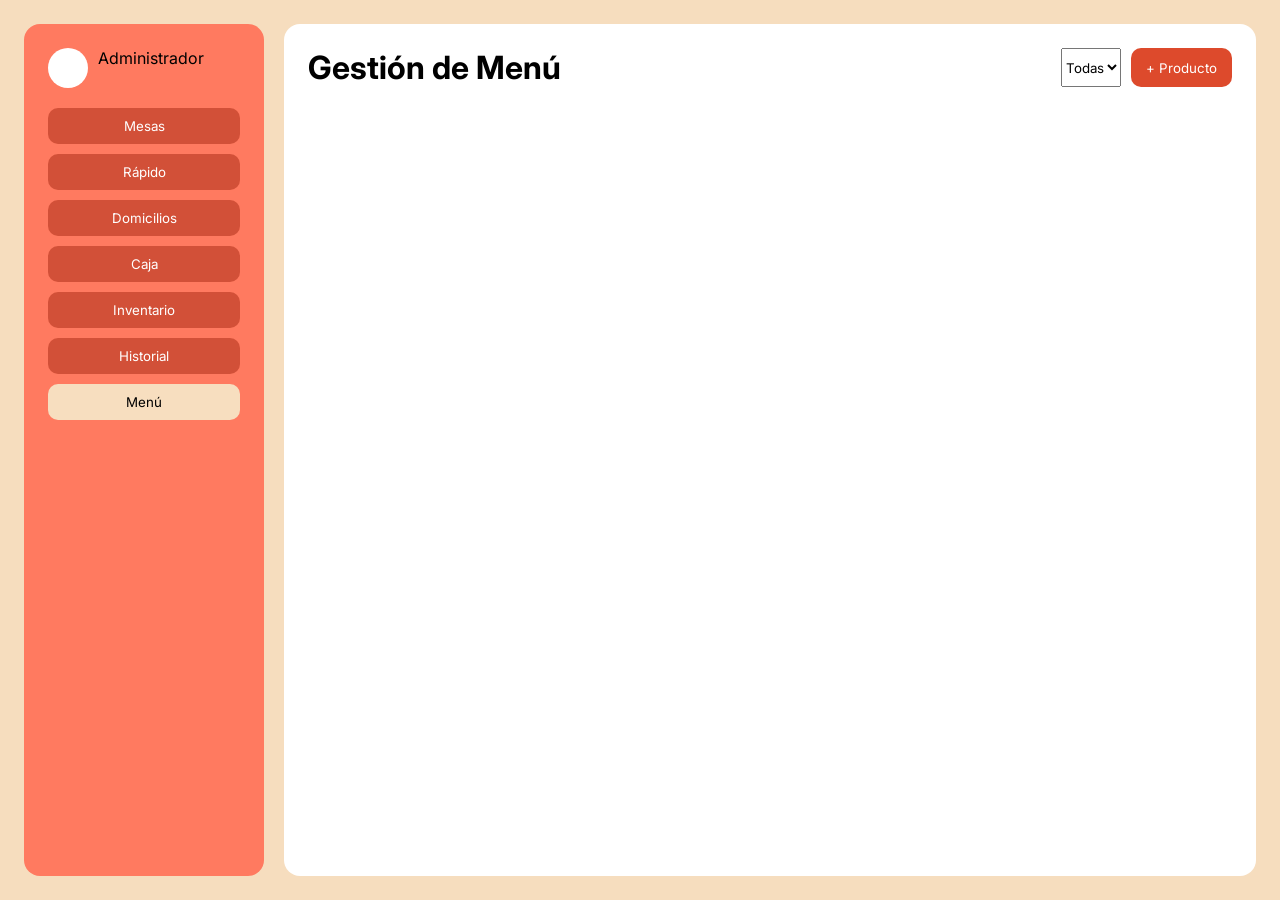
<file: menu/index.html>
<!DOCTYPE html>
<html lang="es">
<head>
  <meta charset="UTF-8">
  <title>Menú</title>
  <link rel="stylesheet" href="style.css">
  <link href="https://fonts.googleapis.com/css2?family=Inter:wght@300;400;500;700&display=swap" rel="stylesheet">
</head>
<body>

<div class="container">

  <!-- Sidebar -->
  <aside class="sidebar">
    <div class="user">
      <div class="avatar"></div>
      <span id="user-role">Administrador</span>
    </div>

    <nav>
      <button class="inactive" onclick="location.href='../mesas/mesas.html'">Mesas</button>
      <button class="inactive">Rápido</button>
      <button class="inactive">Domicilios</button>
      <button class="inactive">Caja</button>
      <button class="inactive">Inventario</button>
      <button class="inactive">Historial</button>
      <button class="active">Menú</button>
    </nav>
  </aside>

  <!-- Contenido -->
  <main class="content">
    <div class="content-header">
      <h1>Gestión de Menú</h1>

      <div class="actions">
        <select id="category-filter">
          <option value="all">Todas las categorías</option>
        </select>

        <button id="add-product" class="action-btn">+ Producto</button>
      </div>
    </div>

    <div class="menu-grid" id="menu-grid"></div>
  </main>

</div>

<!-- Modal -->
<div class="modal-overlay hidden" id="modal">
  <div class="modal">
    <h2 id="modal-title">Nuevo producto</h2>

    <input type="text" id="name" placeholder="Nombre">
    <input type="number" id="price" placeholder="Precio">
    <input type="text" id="category" placeholder="Categoría">

    <div class="modal-actions">
      <button id="save" class="action-btn">Guardar</button>
      <button id="close" class="action-btn secondary">Cancelar</button>
    </div>
  </div>
</div>

<script src="script.js"></script>
</body>
</html>
</file>
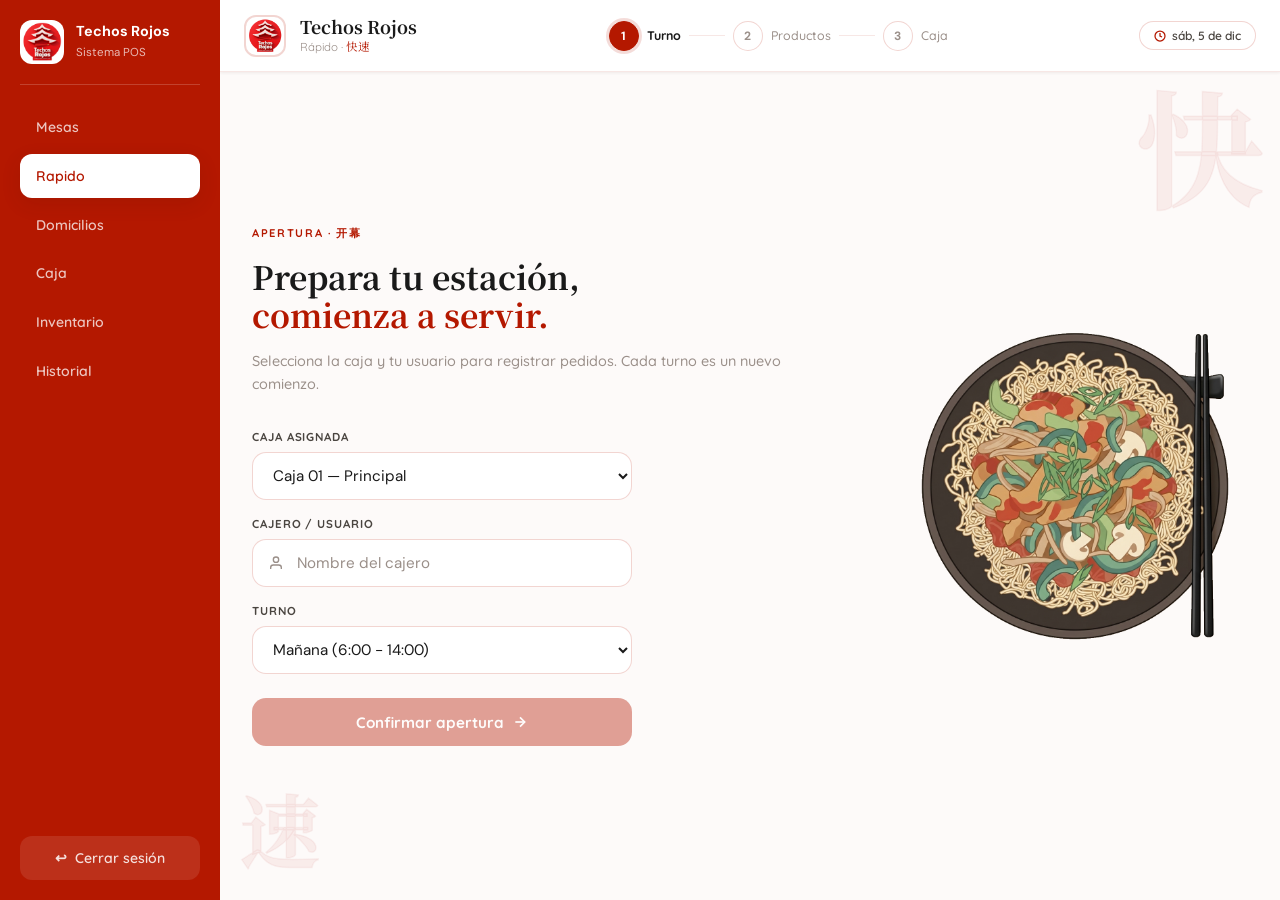
<file: NewRapido/index.html>
<!doctype html>
<html lang="es">
<head>
  <meta charset="UTF-8" />
  <meta name="viewport" content="width=device-width, initial-scale=1.0, user-scalable=no" />
  <title>Techos Rojos POS · Rápido</title>
  <meta name="description" content="POS Techos Rojos — Módulo de venta rápida." />
  <link rel="preconnect" href="https://fonts.googleapis.com">
  <link rel="preconnect" href="https://fonts.gstatic.com" crossorigin>
  <link href="https://fonts.googleapis.com/css2?family=DM+Sans:wght@300;400;500;600;700&family=Noto+Serif+SC:wght@400;600;700&family=Quicksand:wght@400;500;600;700&display=swap" rel="stylesheet">
  <link rel="stylesheet" href="main.css">
  <style>
    /* ── Page-specific: Rápido ─────────────────────────────── */

    /* Views */
    .view {
      display: none;
      animation: fadeSlideUp .3s ease both;
    }
    .view.active { display: flex; }

    /* ── VIEW TURNO ─────────────────────────────────────────── */
    #view-turno {
      flex-direction: row;
      align-items: stretch;
      min-height: calc(100vh - var(--header-h));
    }

    .turno-left {
      flex: 1;
      padding: 2.5rem 2rem;
      display: flex;
      flex-direction: column;
      justify-content: center;
      min-width: 0;
    }

    .turno-right {
      width: 410px;
      flex-shrink: 0;
      display: flex;
      align-items: center;
      justify-content: center;
      padding: 2rem;
      position: relative;
      overflow: hidden;
    }

    .food-illustration {
      width: 400px;
      height: 400px;
      object-fit: contain;
      position: relative;
      z-index: 1;
      transition: transform 1.2s cubic-bezier(.22,1,.36,1), opacity 1s ease;
    }

    .food-illustration.spin-out {
      animation: spin 1.2s cubic-bezier(.22,1,.36,1) forwards;
    }

    .glow-circle {
      position: absolute;
      width: 400px; height: 400px;
      border-radius: 50%;
      filter: blur(50px);
      z-index: 0;
      transition: opacity .5s;
    }

    .form-stack {
      max-width: 380px;
      display: flex;
      flex-direction: column;
      gap: 1rem;
      margin-top: 2rem;
    }

    /* ── VIEW PRODUCTOS ─────────────────────────────────────── */
    #view-productos {
      flex-direction: row;
      height: calc(100vh - var(--header-h));
      overflow: hidden;
    }

    /* Product panel */
    .productos-panel {
      flex: 1;
      display: flex;
      flex-direction: column;
      min-width: 0;
      overflow: hidden;
    }

    .productos-panel__top {
      padding: 1.25rem 1.5rem 0;
      flex-shrink: 0;
    }

    .search-wrap {
      position: relative;
    }

    .search-wrap svg {
      position: absolute;
      left: 1rem; top: 50%;
      transform: translateY(-50%);
      color: var(--muted);
      pointer-events: none;
    }

    .search-input {
      width: 100%;
      height: 44px;
      border: 1.5px solid var(--border);
      border-radius: 999px;
      padding: 0 1rem 0 2.75rem;
      font-size: .9rem;
      outline: none;
      transition: var(--transition);
      background: var(--bg);
      color: var(--ink);
      font-family: var(--font-body);
    }

    .search-input:focus {
      border-color: var(--red);
      box-shadow: 0 0 0 3px rgba(180,24,0,.1);
    }

    .search-input::placeholder { color: var(--muted); }

    .categories {
      display: flex;
      flex-wrap: wrap;
      gap: .5rem;
      padding: 1rem 1.5rem;
      flex-shrink: 0;
    }

    .cat-btn {
      height: 36px;
      padding: 0 1rem;
      border-radius: 999px;
      border: 1.5px solid var(--border);
      background: var(--bg);
      color: var(--ink-soft);
      font-size: .82rem;
      font-weight: 600;
      font-family: var(--font-ui);
      transition: var(--transition);
      white-space: nowrap;
      touch-action: manipulation;
    }

    .cat-btn:hover { border-color: var(--red); color: var(--red); }
    .cat-btn.active { background: var(--red); color: white; border-color: var(--red); }

    .product-grid-wrap {
      flex: 1;
      overflow-y: auto;
      overflow-x: hidden;
      padding: 0 1.5rem 1.5rem;
    }

    .product-grid {
      display: grid;
      grid-template-columns: repeat(auto-fill, minmax(170px, 1fr));
      gap: .875rem;
    }

    .product-card {
      background: var(--bg);
      border: 1.5px solid var(--border-light);
      border-radius: var(--radius-lg);
      padding: 1.1rem;
      cursor: pointer;
      display: flex;
      flex-direction: column;
      gap: .6rem;
      transition: var(--transition);
      touch-action: manipulation;
      position: relative;
      overflow: hidden;
    }

    .product-card::after {
      content: '';
      position: absolute;
      inset: 0;
      border-radius: var(--radius-lg);
      border: 2px solid transparent;
      transition: var(--transition);
      pointer-events: none;
    }

    .product-card:hover { transform: translateY(-2px); box-shadow: var(--shadow-md); }
    .product-card:hover::after { border-color: var(--red); }
    .product-card:active { transform: scale(.97); }

    .product-card__cn {
      font-family: var(--font-display);
      font-size: 1.4rem;
      color: var(--red);
      line-height: 1;
      opacity: .6;
    }

    .product-card__name {
      font-size: .875rem;
      font-weight: 700;
      color: var(--ink);
      line-height: 1.2;
    }

    .product-card__cat {
      font-size: .72rem;
      color: var(--muted);
      font-family: var(--font-ui);
    }

    .product-card__footer {
      display: flex;
      align-items: center;
      justify-content: space-between;
      margin-top: auto;
    }

    .product-card__price {
      font-size: .95rem;
      font-weight: 700;
      color: var(--ink);
    }

    .product-card__add {
      width: 30px; height: 30px;
      border-radius: 50%;
      background: var(--red);
      color: white;
      display: flex;
      align-items: center;
      justify-content: center;
      font-size: 1.1rem;
      flex-shrink: 0;
      transition: var(--transition);
    }

    .product-card:hover .product-card__add {
      transform: scale(1.1);
      box-shadow: 0 4px 12px rgba(180,24,0,.3);
    }

    .empty-state {
      grid-column: 1 / -1;
      text-align: center;
      padding: 3rem;
      color: var(--muted);
      font-family: var(--font-ui);
    }

    .empty-state .empty-cn {
      font-family: var(--font-display);
      font-size: 3rem;
      color: rgba(180,24,0,.2);
      display: block;
      margin-bottom: .5rem;
    }

    /* Cart */
    .cart-panel {
      width: 320px;
      flex-shrink: 0;
      background: var(--bg);
      border-left: 1px solid var(--border-light);
      display: flex;
      flex-direction: column;
      overflow: hidden;
    }

    .cart-panel__header {
      padding: 1.1rem 1.25rem;
      border-bottom: 1px solid var(--border-light);
      flex-shrink: 0;
    }

    .cart-panel__title {
      font-family: var(--font-display);
      font-size: 1rem;
      font-weight: 700;
      color: var(--ink);
    }

    .cart-count {
      background: var(--red);
      color: white;
      font-size: .7rem;
      font-weight: 700;
      width: 22px; height: 22px;
      border-radius: 50%;
      display: flex;
      align-items: center;
      justify-content: center;
      font-family: var(--font-ui);
    }

    .cart-body {
      flex: 1;
      overflow-y: auto;
      padding: 1rem 1.25rem;
    }

    .cart-empty {
      display: flex;
      flex-direction: column;
      align-items: center;
      justify-content: center;
      height: 100%;
      gap: .5rem;
      color: var(--muted);
      text-align: center;
    }

    .cart-empty .empty-cn {
      font-family: var(--font-display);
      font-size: 2.5rem;
      color: rgba(180,24,0,.15);
    }

    .cart-list {
      display: flex;
      flex-direction: column;
      gap: .6rem;
    }

    .cart-item {
      display: flex;
      align-items: center;
      gap: .75rem;
      padding: .6rem .75rem;
      background: var(--bg-soft);
      border-radius: var(--radius);
      border: 1px solid var(--border-light);
      animation: fadeSlideUp .2s ease both;
    }

    .cart-item__info {
      flex: 1;
      min-width: 0;
    }

    .cart-item__name {
      font-size: .8rem;
      font-weight: 700;
      color: var(--ink);
      white-space: nowrap;
      overflow: hidden;
      text-overflow: ellipsis;
    }

    .cart-item__meta {
      font-size: .7rem;
      color: var(--muted);
      font-family: var(--font-ui);
    }

    .qty-control {
      display: flex;
      align-items: center;
      gap: .3rem;
      flex-shrink: 0;
    }

    .qty-btn {
      width: 28px; height: 28px;
      border-radius: 8px;
      background: var(--bg-muted);
      color: var(--ink-soft);
      display: flex;
      align-items: center;
      justify-content: center;
      font-size: 1rem;
      font-weight: 700;
      transition: var(--transition);
      border: none;
      cursor: pointer;
      touch-action: manipulation;
      min-width: 28px;
    }

    .qty-btn:hover { background: var(--red); color: white; }

    .qty-value {
      font-size: .85rem;
      font-weight: 700;
      min-width: 20px;
      text-align: center;
    }

    .cart-item__remove {
      color: var(--muted);
      font-size: .8rem;
      cursor: pointer;
      padding: .2rem;
      transition: var(--transition);
      flex-shrink: 0;
    }

    .cart-item__remove:hover { color: var(--red); }

    .cart-panel__footer {
      padding: 1rem 1.25rem;
      border-top: 1px solid var(--border-light);
      flex-shrink: 0;
    }

    /* ── Tablet responsive ──────────────────────────────────── */
    @media (max-width: 900px) {
      .turno-right { display: none; }
      .turno-left { padding: 2rem 1.25rem; }
      .form-stack { max-width: 100%; }

      #view-productos { flex-direction: column; height: auto; min-height: calc(100vh - var(--header-h)); }
      .productos-panel { overflow: visible; }
      .product-grid-wrap { overflow: visible; padding-bottom: 1rem; }
      .product-grid { grid-template-columns: repeat(auto-fill, minmax(145px, 1fr)); }

      .cart-panel {
        width: 100%;
        border-left: none;
        border-top: 1px solid var(--border-light);
        max-height: 40vh;
      }
    }

    @media (max-width: 640px) {
      .product-grid { grid-template-columns: repeat(2, 1fr); }
    }
  </style>
</head>
<body>

<!-- Kanji decorativos -->
<span class="kanji-bg k1">快</span>
<span class="kanji-bg k2">速</span>

<!-- ─── App Shell ─────────────────────────────────────────── -->
<div class="app-shell">

  <!-- Sidebar -->
  <aside class="sidebar">
    <div class="sidebar__brand">
      <div class="sidebar__logo">
        <img src="./img/TRlogo.png" alt="TR" onerror="this.outerHTML='<span class=\'sidebar__logo-text\'>红</span>'">
      </div>
      <div class="sidebar__info">
        <h3>Techos Rojos</h3>
        <span>Sistema POS</span>
      </div>
    </div>

    <nav class="sidebar__nav">
     <a href="../mesas/pedidos/mesas.pedidos.html">Mesas</a>
      <a class="active">Rapido</a>
      <a href="../domicilios/domicilios.html">Domicilios</a>
      <a href="caja.html">Caja</a>
      <a href="../inventario/index.html">Inventario</a>
      <a href="../historial/historial.html">Historial</a>
    </nav>

    <button class="sidebar__logout" onclick="location.href='../login/index.html'">
      <span>↩</span>
      <span>Cerrar sesión</span>
    </button>
  </aside>

  <!-- Main -->
  <div class="main-area">

    <!-- Header -->
    <header class="site-header">
      <div class="header__brand">
        <div class="header__logo-wrap">
          <img src="./img/TRlogo.png" alt="TR" onerror="this.parentElement.outerHTML='<div class=\'header__logo-fallback\'>红</div>'">
        </div>
        <div>
          <div class="header__title">Techos Rojos</div>
          <div class="header__subtitle">Rápido · <span class="cn">快速</span></div>
        </div>
      </div>

      <div class="header__center">
        <div class="stepper" id="stepper">
          <div class="step active" data-step="1">
            <div class="step-bullet">1</div>
            <span>Turno</span>
          </div>
          <div class="step-line" id="line-1-2"></div>
          <div class="step" data-step="2">
            <div class="step-bullet">2</div>
            <span>Productos</span>
          </div>
          <div class="step-line" id="line-2-3"></div>
          <div class="step" data-step="3">
            <div class="step-bullet">3</div>
            <span>Caja</span>
          </div>
        </div>
      </div>

      <div class="header__right">
        <div class="chip">
          <svg width="12" height="12" viewBox="0 0 24 24" fill="none" stroke="currentColor" stroke-width="2.5">
            <circle cx="12" cy="12" r="10"/><polyline points="12 6 12 12 16 14"/>
          </svg>
          <span id="todayDate"></span>
        </div>
      </div>
    </header>

    <!-- Content -->
    <div class="content-area">

      <!-- ====== VIEW: TURNO ====== -->
      <section id="view-turno" class="view active">

        <div class="turno-left">
          <p class="eyebrow mb-4">Apertura · 开幕</p>
          <h2 class="display-title mb-4">
            Prepara tu estación,<br>
            <span class="accent">comienza a servir.</span>
          </h2>
          <p class="lead">
            Selecciona la caja y tu usuario para registrar pedidos.
            Cada turno es un nuevo comienzo.
          </p>

          <form id="shiftForm" class="form-stack" onsubmit="openShift(event)">
            <div>
              <label class="field-label">Caja asignada</label>
              <select id="register" class="input-clean">
                <option value="Caja 01">Caja 01 — Principal</option>
                <option value="Caja 02">Caja 02 — Bar</option>
                <option value="Caja 03">Caja 03 — Terraza</option>
              </select>
            </div>

            <div>
              <label class="field-label">Cajero / Usuario</label>
              <div class="input-wrap">
                <svg class="input-icon" width="16" height="16" viewBox="0 0 24 24" fill="none" stroke="currentColor" stroke-width="2">
                  <path d="M20 21v-2a4 4 0 0 0-4-4H8a4 4 0 0 0-4 4v2"/><circle cx="12" cy="7" r="4"/>
                </svg>
                <input id="cashier" class="input-clean has-icon" placeholder="Nombre del cajero" autocomplete="off" />
              </div>
            </div>

            <div>
              <label class="field-label">Turno</label>
              <select id="turnType" class="input-clean">
                <option value="Mañana">Mañana (6:00 - 14:00)</option>
                <option value="Tarde">Tarde (14:00 - 22:00)</option>
                <option value="Noche">Noche (22:00 - 6:00)</option>
              </select>
            </div>

            <button id="openShiftBtn" type="submit" class="btn-primary" disabled style="margin-top:.5rem;">
              Confirmar apertura
              <svg width="16" height="16" viewBox="0 0 24 24" fill="none" stroke="currentColor" stroke-width="2.5">
                <line x1="5" y1="12" x2="19" y2="12"/><polyline points="12 5 19 12 12 19"/>
              </svg>
            </button>
          </form>
        </div>

        <div class="turno-right">
          <div class="glow-circle" id="glowCircle"></div>
          <img id="foodImage" src="./img/chopsuey.png" alt="Plato" class="food-illustration" />
        </div>

      </section>

      <!-- ====== VIEW: PRODUCTOS ====== -->
      <section id="view-productos" class="view">

        <!-- Products panel -->
        <div class="productos-panel">
          <div class="productos-panel__top">
            <div class="row-between mb-4">
              <div>
                <p class="eyebrow">Selección · 顺序</p>
                <h2 class="section-title">Productos</h2>
              </div>
              <div class="chip" id="shiftChip">—</div>
            </div>
            <div class="search-wrap mb-4">
              <svg width="16" height="16" viewBox="0 0 24 24" fill="none" stroke="currentColor" stroke-width="2">
                <circle cx="11" cy="11" r="8"/><line x1="21" y1="21" x2="16.65" y2="16.65"/>
              </svg>
              <input id="searchInput" class="search-input" placeholder="Buscar producto o categoría..." />
            </div>
          </div>

          <div class="categories" id="categories"></div>

          <div class="product-grid-wrap">
            <div class="product-grid" id="productGrid"></div>
          </div>
        </div>

        <!-- Cart panel -->
        <aside class="cart-panel">
          <div class="cart-panel__header">
            <div class="row-between">
              <span class="cart-panel__title">Pedido actual</span>
              <div class="row-between" style="gap:.5rem;">
                <span class="muted-xs"><span id="cartCount">0</span> items</span>
                <div class="cart-count" id="cartCountBadge">0</div>
              </div>
            </div>
          </div>

          <div class="cart-body" id="cartBody">
            <div class="cart-empty" id="cartEmpty">
              <span class="empty-cn">空</span>
              <span class="muted-sm">El pedido está vacío</span>
            </div>
            <ul class="cart-list" id="cartList" hidden></ul>
          </div>

          <div class="cart-panel__footer">
            <div class="totals mb-4">
              <div class="total-row">
                <span>Subtotal</span>
                <span id="subtotal">$0.00</span>
              </div>
              <div class="total-row">
                <span>Impuestos (10%)</span>
                <span id="tax">$0.00</span>
              </div>
              <div class="divider"></div>
              <div class="total-row final">
                <span>Total</span>
                <span id="total">$0.00</span>
              </div>
            </div>

            <button id="goCheckout" class="btn-primary full" disabled>
              Ir a Caja
              <svg width="16" height="16" viewBox="0 0 24 24" fill="none" stroke="currentColor" stroke-width="2.5">
                <line x1="5" y1="12" x2="19" y2="12"/><polyline points="12 5 19 12 12 19"/>
              </svg>
            </button>
            <p class="thanks" style="margin-top:.75rem;">非常感谢 · Gracias por su preferencia</p>
          </div>
        </aside>

      </section>

    </div><!-- /content-area -->
  </div><!-- /main-area -->
</div><!-- /app-shell -->

<script>
/* ============================================================
   Techos Rojos POS — Rápido · app.js integrado
   ============================================================ */

// ── Products ──────────────────────────────────────────────────
const PRODUCTS = [
  { id:'p1',  name:'Chow Mein',       cn:'炒面',     cat:'Fideos',   price:12.5 },
  { id:'p2',  name:'Lo Mein Res',     cn:'牛肉捞面', cat:'Fideos',   price:14.0 },
  { id:'p3',  name:'Chop Suey',       cn:'炒杂碎',   cat:'Wok',      price:13.5 },
  { id:'p4',  name:'Arroz Frito',     cn:'炒饭',     cat:'Arroces',  price:11.0 },
  { id:'p5',  name:'Arroz Especial',  cn:'特色饭',   cat:'Arroces',  price:14.5 },
  { id:'p6',  name:'Pollo Agridulce', cn:'甜酸鸡',   cat:'Wok',      price:15.0 },
  { id:'p7',  name:'Cerdo BBQ',       cn:'叉烧',     cat:'Parrilla', price:16.5 },
  { id:'p8',  name:'Costillas',       cn:'排骨',     cat:'Parrilla', price:18.0 },
  { id:'p9',  name:'Rollitos Primavera',cn:'春卷',   cat:'Entradas', price:7.5  },
  { id:'p10', name:'Sopa Wonton',     cn:'馄饨汤',   cat:'Sopas',    price:9.0  },
  { id:'p11', name:'Sopa Maíz',       cn:'玉米汤',   cat:'Sopas',    price:8.5  },
  { id:'p12', name:'Té Frío',         cn:'冷茶',     cat:'Bebidas',  price:3.5  },
  { id:'p13', name:'Jugo Natural',    cn:'果汁',     cat:'Bebidas',  price:4.5  },
  { id:'p14', name:'Agua',            cn:'水',       cat:'Bebidas',  price:2.0  },
  { id:'p15', name:'Banana Split',    cn:'香蕉船',   cat:'Postres',  price:6.5  },
];

const CATS = ['Todos','Fideos','Arroces','Wok','Parrilla','Entradas','Sopas','Bebidas','Postres'];
const CAT_CN = { 'Todos':'全部','Fideos':'面条','Arroces':'米饭','Wok':'炒菜','Parrilla':'烧烤','Entradas':'小吃','Sopas':'汤','Bebidas':'饮料','Postres':'甜点' };

// ── State ─────────────────────────────────────────────────────
const state = {
  register: 'Caja 01',
  cashier: '',
  turnType: 'Mañana',
  activeCat: 'Todos',
  query: '',
  cart: [],
};

// ── Helpers ───────────────────────────────────────────────────
const $ = (s) => document.querySelector(s);
const $$ = (s) => document.querySelectorAll(s);
const fmt = (n) => `$${n.toFixed(2)}`;

// ── Date ──────────────────────────────────────────────────────
function renderDate() {
  $('#todayDate').textContent = new Date().toLocaleDateString('es-CO', {
    weekday:'short', day:'numeric', month:'short'
  });
}

// ── Order ID ──────────────────────────────────────────────────
function generateOrderId() {
  const days = ['D','L','M','X','J','V','S'];
  const day = days[new Date().getDay()];
  const today = new Date().toDateString();
  let data = JSON.parse(localStorage.getItem('tr_counter') || 'null') || { date: today, count: 0 };
  if (data.date !== today) data = { date: today, count: 0 };
  data.count++;
  localStorage.setItem('tr_counter', JSON.stringify(data));
  return `${day}-${String(data.count).padStart(4,'0')}`;
}

// ── Stepper ───────────────────────────────────────────────────
function setStepper(activeStep) {
  $$('.step').forEach(el => {
    const n = parseInt(el.dataset.step);
    el.classList.remove('active','done');
    const bullet = el.querySelector('.step-bullet');
    if (n < activeStep) {
      el.classList.add('done');
      bullet.textContent = '✓';
    } else if (n === activeStep) {
      el.classList.add('active');
      bullet.textContent = n;
    } else {
      bullet.textContent = n;
    }
  });
  $('#line-1-2').classList.toggle('done', activeStep > 1);
  $('#line-2-3').classList.toggle('done', activeStep > 2);
}

// ── Views ─────────────────────────────────────────────────────
function showView(id) {
  $$('.view').forEach(v => v.classList.remove('active'));
  const v = document.getElementById('view-' + id);
  v.classList.add('active');
}

// ── Shift form ────────────────────────────────────────────────
function initShiftForm() {
  const cashierEl = $('#cashier');
  const btn = $('#openShiftBtn');
  const registerEl = $('#register');
  const turnEl = $('#turnType');

  const check = () => { btn.disabled = !cashierEl.value.trim(); };
  cashierEl.addEventListener('input', e => { state.cashier = e.target.value; check(); });
  registerEl.addEventListener('change', e => { state.register = e.target.value; });
  turnEl.addEventListener('change', e => { state.turnType = e.target.value; });
}

function openShift(e) {
  e.preventDefault();
  if (!state.cashier.trim()) return;

  // Spin food illustration out
  const img = $('#foodImage');
  const glow = $('#glowCircle');
  img.classList.add('spin-out');
  glow.style.opacity = '0';

  const btn = $('#openShiftBtn');
  btn.disabled = true;
  btn.textContent = '开始…';

  setTimeout(() => {
    // Save shift data
    localStorage.setItem('tr_shift', JSON.stringify({
      cashier: state.cashier,
      register: state.register,
      turnType: state.turnType,
      openedAt: new Date().toISOString()
    }));

    $('#shiftChip').textContent = `${state.register} · ${state.cashier}`;
    setStepper(2);
    renderCategories();
    renderProducts();
    renderCart();
    showView('productos');
  }, 600);
}

// ── Categories ────────────────────────────────────────────────
function renderCategories() {
  const wrap = $('#categories');
  wrap.innerHTML = '';
  CATS.forEach(c => {
    const btn = document.createElement('button');
    btn.type = 'button';
    btn.className = 'cat-btn' + (c === state.activeCat ? ' active' : '');
    btn.textContent = c;
    btn.addEventListener('click', () => {
      state.activeCat = c;
      renderCategories();
      renderProducts();
    });
    btn.addEventListener('mouseenter', () => { btn.textContent = CAT_CN[c] || c; });
    btn.addEventListener('mouseleave', () => { btn.textContent = c; });
    wrap.appendChild(btn);
  });
}

// ── Products ──────────────────────────────────────────────────
function renderProducts() {
  const q = state.query.toLowerCase();
  const filtered = PRODUCTS.filter(p => {
    const inCat = state.activeCat === 'Todos' || p.cat === state.activeCat;
    const inQ = !q || p.name.toLowerCase().includes(q) || p.cn.includes(q) || p.cat.toLowerCase().includes(q);
    return inCat && inQ;
  });

  const grid = $('#productGrid');
  grid.innerHTML = '';

  if (!filtered.length) {
    grid.innerHTML = `<div class="empty-state"><span class="empty-cn">空</span><p class="muted-sm">Sin resultados</p></div>`;
    return;
  }

  filtered.forEach(p => {
    const card = document.createElement('article');
    card.className = 'product-card';
    card.innerHTML = `
      <div class="product-card__cn">${p.cn}</div>
      <div class="product-card__name">${p.name}</div>
      <div class="product-card__cat">${p.cat}</div>
      <div class="product-card__footer">
        <span class="product-card__price">${fmt(p.price)}</span>
        <div class="product-card__add">+</div>
      </div>
    `;
    card.addEventListener('click', () => addToCart(p));
    grid.appendChild(card);
  });
}

// ── Cart ──────────────────────────────────────────────────────
function addToCart(p) {
  const existing = state.cart.find(i => i.id === p.id);
  if (existing) existing.qty++;
  else state.cart.push({ ...p, qty: 1 });
  renderCart();
  // Pulse badge
  const badge = $('#cartCountBadge');
  badge.style.transform = 'scale(1.4)';
  setTimeout(() => badge.style.transform = '', 200);
}

function removeFromCart(id) {
  state.cart = state.cart.filter(i => i.id !== id);
  renderCart();
}

function changeQty(id, delta) {
  const item = state.cart.find(i => i.id === id);
  if (!item) return;
  item.qty += delta;
  if (item.qty <= 0) return removeFromCart(id);
  renderCart();
}

function renderCart() {
  const list = $('#cartList');
  const empty = $('#cartEmpty');
  const countEl = $('#cartCount');
  const badgeEl = $('#cartCountBadge');
  const goBtn = $('#goCheckout');

  const totalItems = state.cart.reduce((s, i) => s + i.qty, 0);
  countEl.textContent = totalItems;
  badgeEl.textContent = totalItems;

  if (!state.cart.length) {
    empty.style.display = '';
    list.hidden = true;
    goBtn.disabled = true;
    $('#subtotal').textContent = '$0.00';
    $('#tax').textContent = '$0.00';
    $('#total').textContent = '$0.00';
    return;
  }

  empty.style.display = 'none';
  list.hidden = false;
  list.innerHTML = '';
  goBtn.disabled = false;

  let subtotal = 0;
  state.cart.forEach(i => {
    subtotal += i.price * i.qty;
    const li = document.createElement('li');
    li.className = 'cart-item';
    li.innerHTML = `
      <div class="cart-item__info">
        <div class="cart-item__name">${i.name}</div>
        <div class="cart-item__meta">${fmt(i.price)} c/u</div>
      </div>
      <div class="qty-control">
        <button class="qty-btn" data-id="${i.id}" data-delta="-1">−</button>
        <span class="qty-value">${i.qty}</span>
        <button class="qty-btn" data-id="${i.id}" data-delta="1">+</button>
      </div>
      <span class="cart-item__remove" data-remove="${i.id}" title="Eliminar">✕</span>
    `;
    list.appendChild(li);
  });

  // Bind qty buttons & remove
  list.querySelectorAll('.qty-btn').forEach(btn => {
    btn.addEventListener('click', () => changeQty(btn.dataset.id, parseInt(btn.dataset.delta)));
  });
  list.querySelectorAll('.cart-item__remove').forEach(btn => {
    btn.addEventListener('click', () => removeFromCart(btn.dataset.remove));
  });

  const tax = subtotal * 0.10;
  const total = subtotal + tax;
  $('#subtotal').textContent = fmt(subtotal);
  $('#tax').textContent = fmt(tax);
  $('#total').textContent = fmt(total);
}

// ── Checkout ──────────────────────────────────────────────────
function initCheckout() {
  $('#goCheckout').addEventListener('click', () => {
    if (!state.cart.length) return;
    const orderId = generateOrderId();
    const orderData = {
      id: orderId,
      items: state.cart,
      register: state.register,
      cashier: state.cashier,
      turnType: state.turnType,
      time: new Date().toISOString()
    };
    localStorage.setItem('tr_order', JSON.stringify(orderData));
    window.location.href = 'caja.html';
  });
}

// ── Search ────────────────────────────────────────────────────
function initSearch() {
  $('#searchInput').addEventListener('input', e => {
    state.query = e.target.value;
    renderProducts();
  });
}

// ── Init ──────────────────────────────────────────────────────
function init() {
  renderDate();
  setStepper(1);
  initShiftForm();
  initSearch();
  initCheckout();
}

document.addEventListener('DOMContentLoaded', init);
</script>
</body>
</html>
</file>
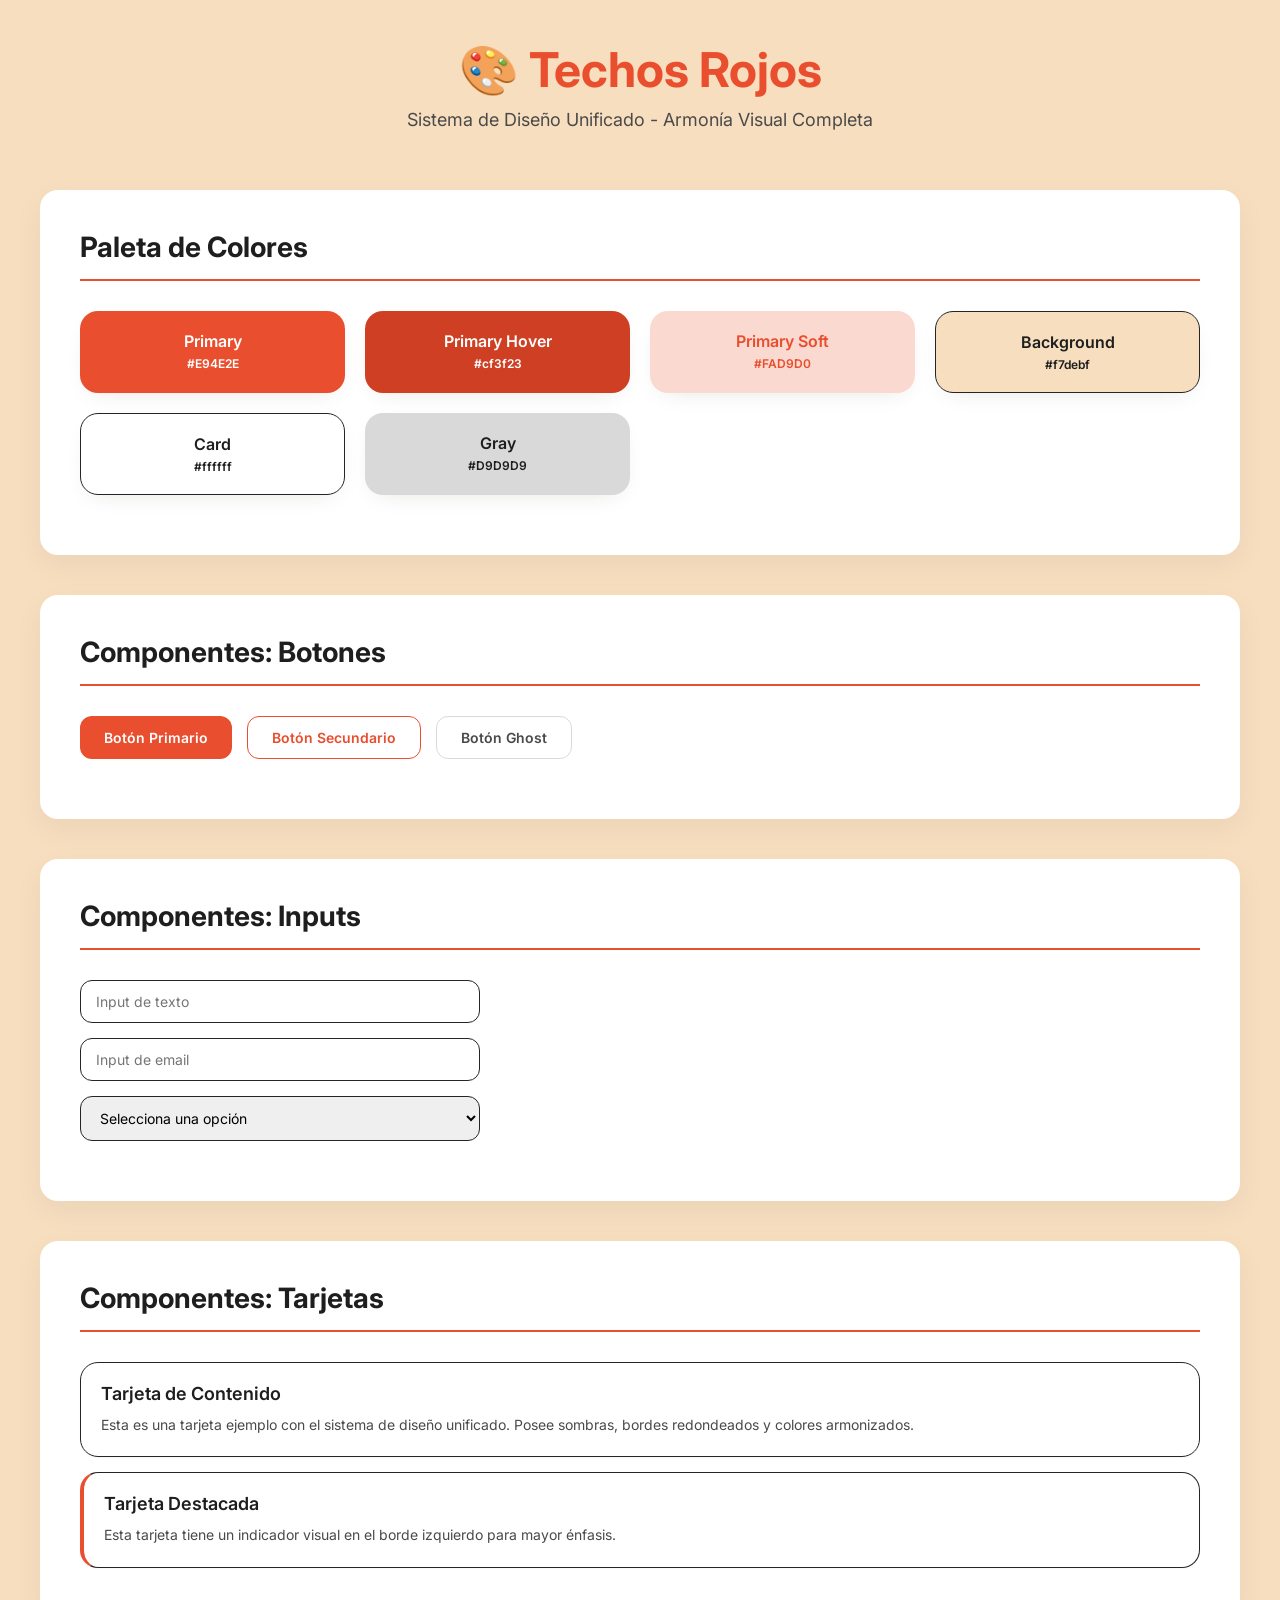
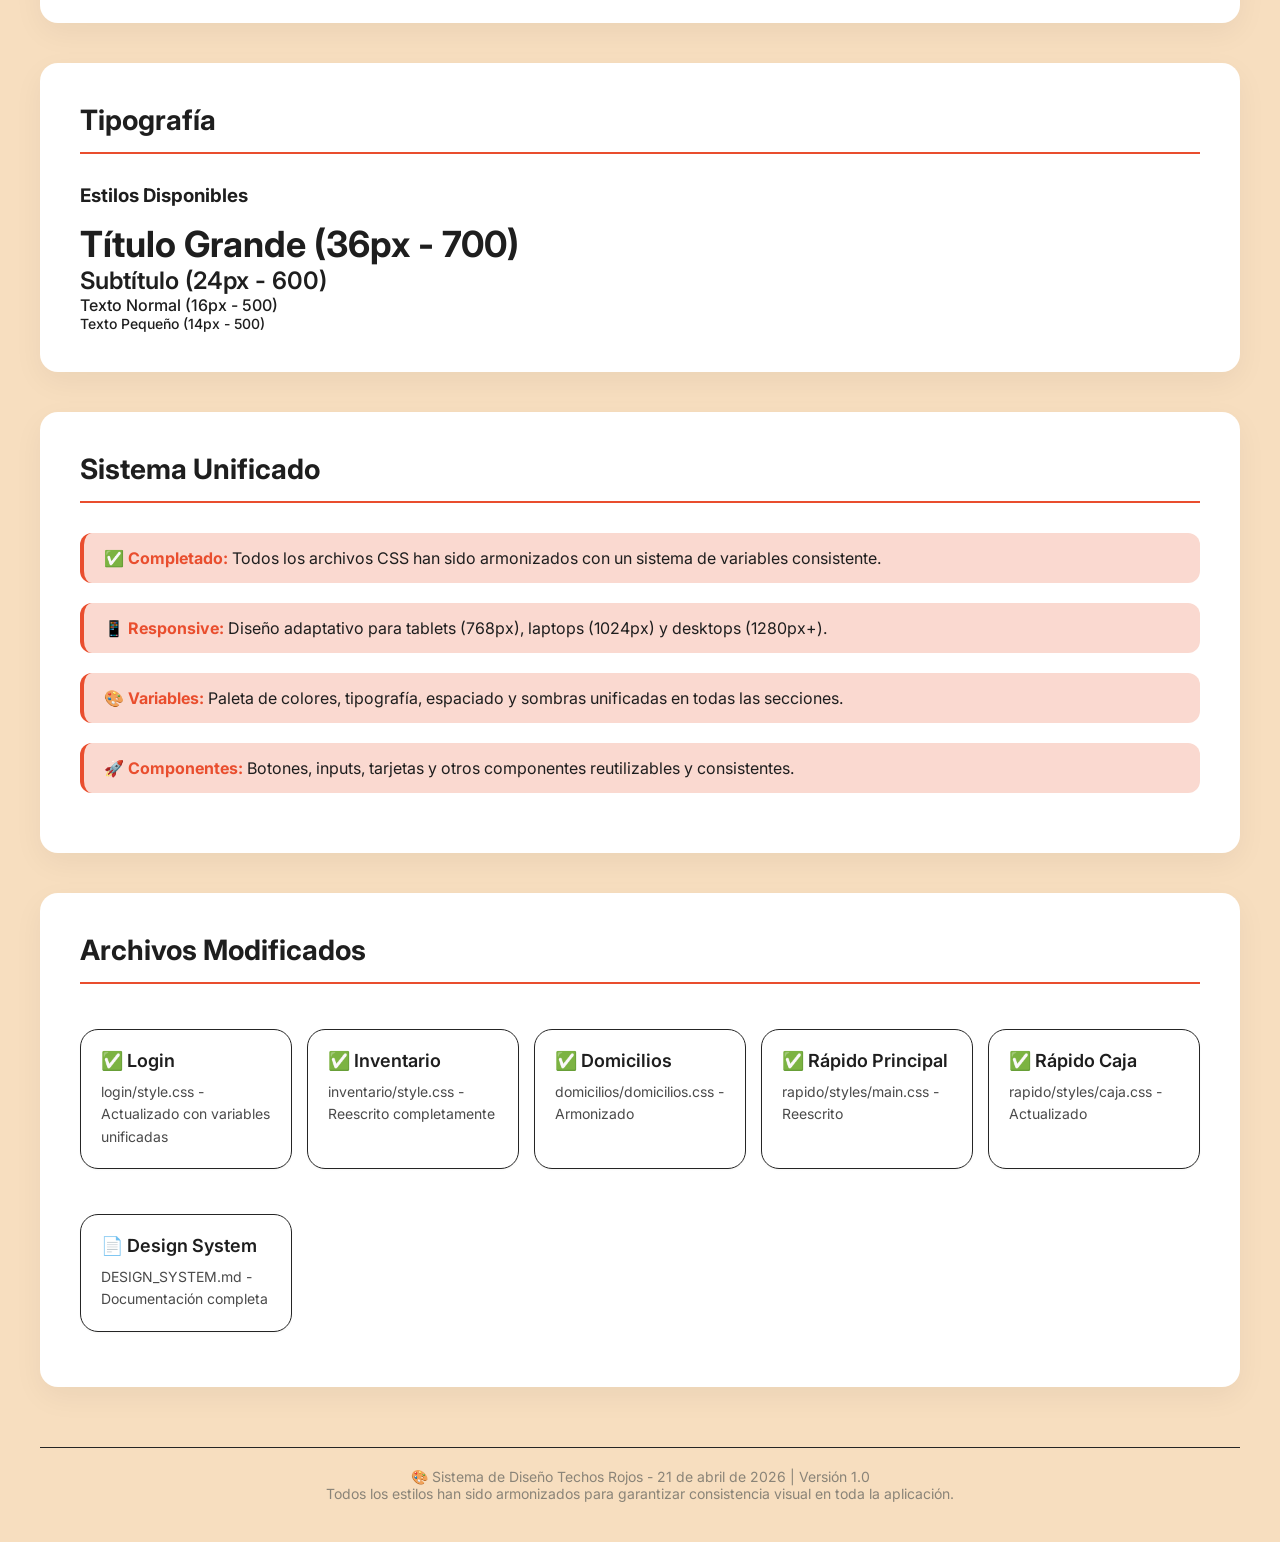
<file: PREVIEW_DESIGN_SYSTEM.html>
<!DOCTYPE html>
<html lang="es">
<head>
  <meta charset="UTF-8">
  <meta name="viewport" content="width=device-width, initial-scale=1.0">
  <title>Sistema de Diseño - Techos Rojos</title>
  <link rel="stylesheet" href="https://fonts.googleapis.com/css2?family=Inter:wght@300;400;500;600;700&display=swap">
  <link rel="stylesheet" href="https://fonts.googleapis.com/css2?family=Noto+Serif+JP:wght@400;600;700&display=swap">
  <style>
    :root {
      --primary: #E94E2E;
      --primary-hover: #cf3f23;
      --primary-soft: #FAD9D0;
      --bg: #f7debf;
      --card: #ffffff;
      --text: #1E1E1E;
      --text-soft: #4A4A4A;
      --text-muted: #8A8478;
      --gray: #D9D9D9;
      --border: #252525;
      --shadow-sm: 0 1px 2px rgba(60, 40, 20, .04);
      --shadow-md: 0 8px 24px -12px rgba(60, 40, 20, .15);
      --shadow-lg: 0 10px 30px rgba(0, 0, 0, 0.05);
      --radius: 12px;
      --radius-lg: 18px;
      --radius-xl: 20px;
    }

    * {
      margin: 0;
      padding: 0;
      box-sizing: border-box;
    }

    body {
      font-family: 'Inter', sans-serif;
      background: var(--bg);
      color: var(--text);
      padding: 40px 20px;
    }

    .container {
      max-width: 1200px;
      margin: 0 auto;
    }

    .header {
      text-align: center;
      margin-bottom: 60px;
    }

    .header h1 {
      font-size: 48px;
      font-weight: 700;
      margin-bottom: 10px;
      color: var(--primary);
    }

    .header p {
      font-size: 18px;
      color: var(--text-soft);
    }

    .section {
      background: var(--card);
      border-radius: var(--radius-lg);
      padding: 40px;
      margin-bottom: 40px;
      box-shadow: var(--shadow-lg);
    }

    .section h2 {
      font-size: 28px;
      font-weight: 700;
      margin-bottom: 30px;
      color: var(--text);
      padding-bottom: 15px;
      border-bottom: 2px solid var(--primary);
    }

    .grid {
      display: grid;
      grid-template-columns: repeat(auto-fit, minmax(250px, 1fr));
      gap: 20px;
      margin-bottom: 20px;
    }

    .color-box {
      padding: 20px;
      border-radius: var(--radius-lg);
      text-align: center;
      color: white;
      font-weight: 600;
      box-shadow: var(--shadow-md);
    }

    .color-box.primary { background: var(--primary); }
    .color-box.primary-hover { background: var(--primary-hover); }
    .color-box.primary-soft { background: var(--primary-soft); color: var(--primary); }
    .color-box.bg { background: var(--bg); color: var(--text); border: 1px solid var(--border); }
    .color-box.card { background: var(--card); color: var(--text); border: 1px solid var(--border); }
    .color-box.gray { background: var(--gray); color: var(--text); }

    .buttons-demo {
      display: flex;
      flex-wrap: wrap;
      gap: 15px;
      margin: 20px 0;
    }

    button {
      padding: 12px 24px;
      border: none;
      border-radius: var(--radius);
      font-weight: 600;
      cursor: pointer;
      transition: all 0.3s ease;
      font-family: inherit;
      font-size: 14px;
    }

    .btn-primary {
      background: var(--primary);
      color: var(--card);
    }

    .btn-primary:hover {
      background: var(--primary-hover);
      transform: translateY(-2px);
      box-shadow: var(--shadow-md);
    }

    .btn-secondary {
      background: transparent;
      color: var(--primary);
      border: 1px solid var(--primary);
    }

    .btn-secondary:hover {
      background: var(--primary-soft);
    }

    .btn-ghost {
      background: transparent;
      color: var(--text-soft);
      border: 1px solid var(--gray);
    }

    .btn-ghost:hover {
      color: var(--text);
      border-color: var(--primary);
    }

    .input-demo {
      display: grid;
      gap: 15px;
      margin: 20px 0;
      max-width: 400px;
    }

    input, select {
      padding: 12px 15px;
      border: 1px solid var(--border);
      border-radius: var(--radius);
      font-family: inherit;
      font-size: 14px;
      transition: all 0.2s ease;
    }

    input:focus, select:focus {
      outline: none;
      border-color: var(--primary);
      box-shadow: 0 0 0 3px rgba(233, 78, 46, .12);
    }

    .card-demo {
      background: var(--card);
      border: 1px solid var(--border);
      border-radius: var(--radius-lg);
      padding: 20px;
      margin: 15px 0;
      box-shadow: var(--shadow-sm);
    }

    .card-demo h3 {
      font-size: 18px;
      font-weight: 600;
      margin-bottom: 10px;
      color: var(--text);
    }

    .card-demo p {
      font-size: 14px;
      color: var(--text-soft);
      line-height: 1.6;
    }

    .typography h3 {
      margin-top: 30px;
      margin-bottom: 15px;
      color: var(--text);
    }

    .typography .large { font-size: 36px; font-weight: 700; }
    .typography .medium { font-size: 24px; font-weight: 600; }
    .typography .normal { font-size: 16px; font-weight: 500; }
    .typography .small { font-size: 14px; font-weight: 500; }

    .responsive-info {
      background: var(--primary-soft);
      border-left: 4px solid var(--primary);
      padding: 15px 20px;
      border-radius: var(--radius);
      margin: 20px 0;
      color: var(--text);
    }

    .responsive-info strong {
      color: var(--primary);
    }

    footer {
      text-align: center;
      margin-top: 60px;
      padding-top: 20px;
      border-top: 1px solid var(--border);
      color: var(--text-muted);
      font-size: 14px;
    }
  </style>
</head>
<body>
  <div class="container">
    <!-- HEADER -->
    <div class="header">
      <h1>🎨 Techos Rojos</h1>
      <p>Sistema de Diseño Unificado - Armonía Visual Completa</p>
    </div>

    <!-- COLORES -->
    <div class="section">
      <h2>Paleta de Colores</h2>
      <div class="grid">
        <div class="color-box primary">
          <div>Primary</div>
          <div style="font-size: 12px; margin-top: 5px;">#E94E2E</div>
        </div>
        <div class="color-box primary-hover">
          <div>Primary Hover</div>
          <div style="font-size: 12px; margin-top: 5px;">#cf3f23</div>
        </div>
        <div class="color-box primary-soft">
          <div>Primary Soft</div>
          <div style="font-size: 12px; margin-top: 5px;">#FAD9D0</div>
        </div>
        <div class="color-box bg">
          <div>Background</div>
          <div style="font-size: 12px; margin-top: 5px;">#f7debf</div>
        </div>
        <div class="color-box card">
          <div>Card</div>
          <div style="font-size: 12px; margin-top: 5px;">#ffffff</div>
        </div>
        <div class="color-box gray">
          <div>Gray</div>
          <div style="font-size: 12px; margin-top: 5px;">#D9D9D9</div>
        </div>
      </div>
    </div>

    <!-- BOTONES -->
    <div class="section">
      <h2>Componentes: Botones</h2>
      <div class="buttons-demo">
        <button class="btn-primary">Botón Primario</button>
        <button class="btn-secondary">Botón Secundario</button>
        <button class="btn-ghost">Botón Ghost</button>
      </div>
    </div>

    <!-- INPUTS -->
    <div class="section">
      <h2>Componentes: Inputs</h2>
      <div class="input-demo">
        <input type="text" placeholder="Input de texto">
        <input type="email" placeholder="Input de email">
        <select>
          <option>Selecciona una opción</option>
          <option>Opción 1</option>
          <option>Opción 2</option>
        </select>
      </div>
    </div>

    <!-- TARJETAS -->
    <div class="section">
      <h2>Componentes: Tarjetas</h2>
      <div class="card-demo">
        <h3>Tarjeta de Contenido</h3>
        <p>Esta es una tarjeta ejemplo con el sistema de diseño unificado. Posee sombras, bordes redondeados y colores armonizados.</p>
      </div>
      <div class="card-demo" style="border-left: 4px solid var(--primary);">
        <h3>Tarjeta Destacada</h3>
        <p>Esta tarjeta tiene un indicador visual en el borde izquierdo para mayor énfasis.</p>
      </div>
    </div>

    <!-- TIPOGRAFÍA -->
    <div class="section">
      <h2>Tipografía</h2>
      <div class="typography">
        <h3>Estilos Disponibles</h3>
        <div class="large">Título Grande (36px - 700)</div>
        <div class="medium">Subtítulo (24px - 600)</div>
        <div class="normal">Texto Normal (16px - 500)</div>
        <div class="small">Texto Pequeño (14px - 500)</div>
      </div>
    </div>

    <!-- INFORMACIÓN -->
    <div class="section">
      <h2>Sistema Unificado</h2>
      <div class="responsive-info">
        <strong>✅ Completado:</strong> Todos los archivos CSS han sido armonizados con un sistema de variables consistente.
      </div>
      <div class="responsive-info">
        <strong>📱 Responsive:</strong> Diseño adaptativo para tablets (768px), laptops (1024px) y desktops (1280px+).
      </div>
      <div class="responsive-info">
        <strong>🎨 Variables:</strong> Paleta de colores, tipografía, espaciado y sombras unificadas en todas las secciones.
      </div>
      <div class="responsive-info">
        <strong>🚀 Componentes:</strong> Botones, inputs, tarjetas y otros componentes reutilizables y consistentes.
      </div>
    </div>

    <!-- ARCHIVOS ACTUALIZADOS -->
    <div class="section">
      <h2>Archivos Modificados</h2>
      <div style="display: grid; grid-template-columns: repeat(auto-fit, minmax(200px, 1fr)); gap: 15px;">
        <div class="card-demo">
          <h3>✅ Login</h3>
          <p>login/style.css - Actualizado con variables unificadas</p>
        </div>
        <div class="card-demo">
          <h3>✅ Inventario</h3>
          <p>inventario/style.css - Reescrito completamente</p>
        </div>
        <div class="card-demo">
          <h3>✅ Domicilios</h3>
          <p>domicilios/domicilios.css - Armonizado</p>
        </div>
        <div class="card-demo">
          <h3>✅ Rápido Principal</h3>
          <p>rapido/styles/main.css - Reescrito</p>
        </div>
        <div class="card-demo">
          <h3>✅ Rápido Caja</h3>
          <p>rapido/styles/caja.css - Actualizado</p>
        </div>
        <div class="card-demo">
          <h3>📄 Design System</h3>
          <p>DESIGN_SYSTEM.md - Documentación completa</p>
        </div>
      </div>
    </div>

    <footer>
      <p>🎨 Sistema de Diseño Techos Rojos - 21 de abril de 2026 | Versión 1.0</p>
      <p>Todos los estilos han sido armonizados para garantizar consistencia visual en toda la aplicación.</p>
    </footer>
  </div>
</body>
</html>
</file>
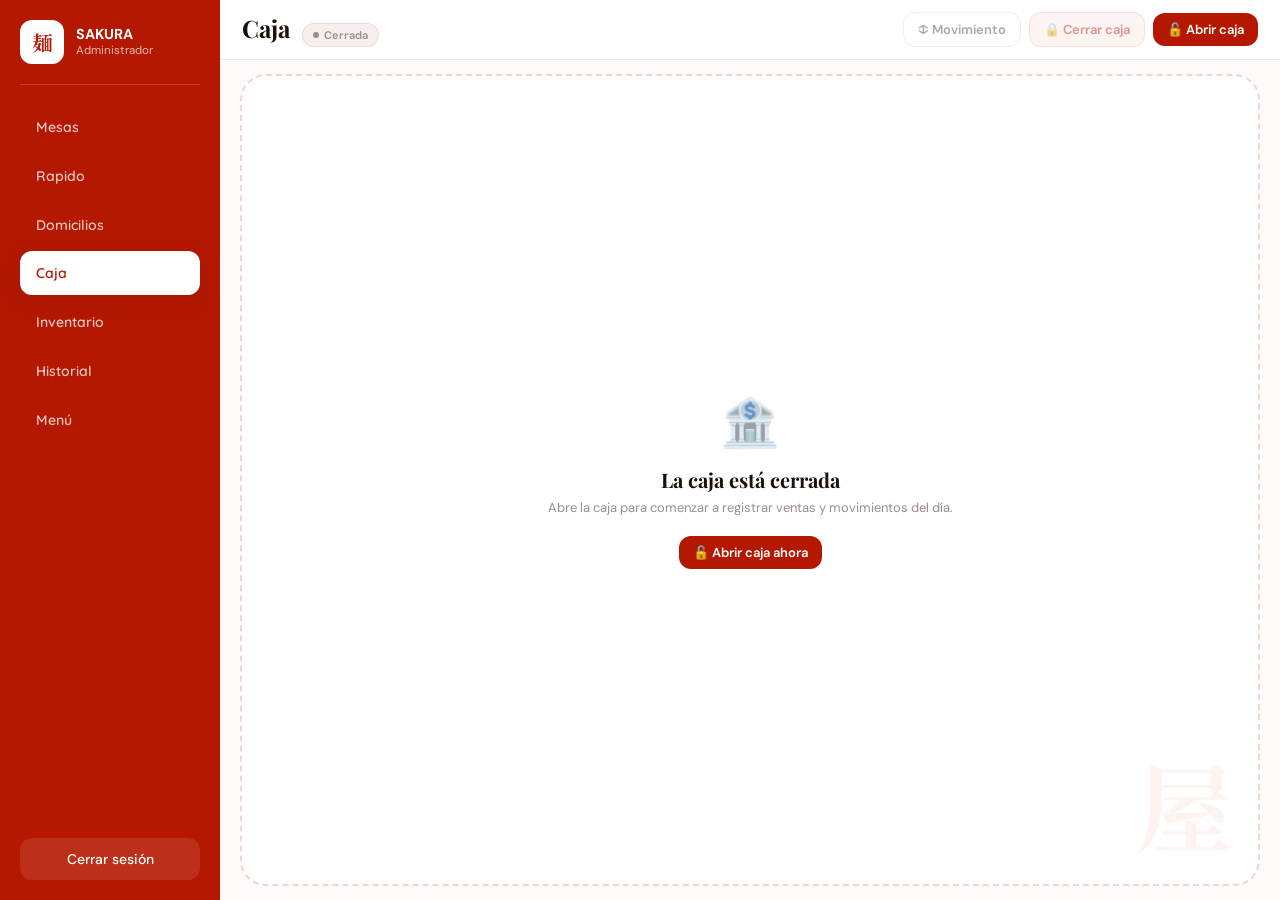
<file: caja/caja.html>
<!DOCTYPE html>
<html lang="es">
<head>
  <meta charset="UTF-8">
  <meta name="viewport" content="width=device-width, initial-scale=1.0">
  <title>Techos Rojos – Caja</title>
  <link rel="preconnect" href="https://fonts.googleapis.com">
  <link href="https://fonts.googleapis.com/css2?family=DM+Sans:ital,opsz,wght@0,9..40,300;0,9..40,400;0,9..40,500;0,9..40,600;0,9..40,700;1,9..40,400&family=Playfair+Display:wght@400;600;700&family=JetBrains+Mono:wght@400;500&family=Noto+Serif+SC:wght@400;600;700&family=Quicksand:wght@400;500;600;700&display=swap" rel="stylesheet">
  <style>
    /* ═══════════════════════════════════════════
       TOKENS — idénticos al sistema de diseño
    ═══════════════════════════════════════════ */
    :root {
      --red:          #b41800;
      --red-hover:    #961400;
      --red-dark:     #7e1100;
      --red-soft:     #fae8e5;
      --red-ghost:    rgba(180,24,0,.08);
      --bg:           #ffffff;
      --bg-soft:      #fdfaf9;
      --bg-muted:     #f5f0ee;
      --ink:          #1a1208;
      --ink-soft:     #4a4038;
      --muted:        #9a8f89;
      --border:       rgba(180,24,0,.18);
      --border-light: rgba(180,24,0,.10);
      --green:        #1a7a4a;
      --green-soft:   #e8f5ee;
      --amber:        #c47a00;
      --amber-soft:   #fff3db;
      --radius:       12px;
      --radius-lg:    18px;
      --radius-xl:    26px;
      --shadow-sm:    0 1px 4px rgba(60,20,10,.07);
      --shadow-md:    0 6px 22px rgba(60,20,10,.11);
      --shadow-lg:    0 18px 52px rgba(60,20,10,.16);
      --t:            .2s cubic-bezier(.4,0,.2,1);
      --font-body:    'DM Sans', system-ui, sans-serif;
      --font-display: 'Playfair Display', Georgia, serif;
      --font-mono:    'JetBrains Mono', monospace;
    }

    * { margin:0; padding:0; box-sizing:border-box; }
    html, body { height:100%; overflow:hidden; }
    body {
      font-family: var(--font-body);
      background: var(--bg-soft);
      color: var(--ink);
      -webkit-font-smoothing: antialiased;
    }

    /* ─── APP SHELL ───────────────────────────────── */
    .app { display:flex; height:100vh; overflow:hidden; }

    /* ─── SIDEBAR ─────────────────────────────────── */
    .sidebar {
      width:220px; height:100vh;
      background:var(--red);
      display:flex; flex-direction:column;
      padding:1.25rem; z-index:50; flex-shrink:0;
    }
    .brand {
      display:flex; align-items:center; gap:.75rem;
      padding-bottom:1.25rem;
      border-bottom:1px solid rgba(255,255,255,.18);
      margin-bottom:1.25rem; flex-shrink:0;
    }
    .logo {
      width:44px; height:44px; background:white;
      border-radius:12px;
      display:flex; align-items:center; justify-content:center;
      font-family:'Noto Serif SC',serif;
      font-size:1.3rem; color:var(--red); font-weight:700;
    }
    .brand h3 { font-size:.9rem; font-weight:700; color:white; line-height:1.2; }
    .brand span { font-size:.72rem; color:rgba(255,255,255,.7); display:block; }
    nav { display:flex; flex-direction:column; gap:.3rem; flex:1; }
    nav a {
      display:flex; align-items:center; gap:.6rem;
      padding:.75rem 1rem; border-radius:12px;
      font-size:.875rem; font-weight:600;
      color:rgba(255,255,255,.75); transition:var(--t);
      font-family:'Quicksand',sans-serif;
      min-height:44px; text-decoration:none; cursor:pointer;
    }
    nav a:hover { background:rgba(255,255,255,.12); color:white; }
    nav a.active { background:white; color:var(--red); box-shadow:var(--shadow-md); }
    .sidebar-footer { margin-top:auto; }
    .logout-btn {
      width:100%; background:rgba(255,255,255,.1);
      border:none; color:white; cursor:pointer;
      padding:12px; border-radius:var(--radius);
      font-weight:500; font-family:var(--font-body);
      font-size:.875rem; transition:background .2s;
    }
    .logout-btn:hover { background:rgba(255,255,255,.2); }

    /* ─── MAIN ────────────────────────────────────── */
    .main { flex:1; display:flex; flex-direction:column; overflow:hidden; min-width:0; }

    /* ─── TOPBAR ──────────────────────────────────── */
    .topbar {
      background:var(--bg); border-bottom:1px solid var(--border-light);
      padding:12px 22px;
      display:flex; align-items:center; justify-content:space-between;
      gap:16px; flex-shrink:0;
    }
    .topbar-left { display:flex; align-items:baseline; gap:12px; }
    .topbar h1 { font-family:var(--font-display); font-size:24px; font-weight:700; color:var(--ink); }
    .pill {
      display:inline-flex; align-items:center; gap:5px;
      padding:4px 10px; border-radius:20px;
      font-size:11px; font-weight:600; border:1px solid transparent;
    }
    .pill.open-pill   { background:var(--green-soft); color:var(--green); border-color:rgba(26,122,74,.2); }
    .pill.closed-pill { background:var(--bg-muted); color:var(--muted); border-color:var(--border-light); }
    .pill-dot { width:6px; height:6px; border-radius:50%; background:currentColor; }
    .topbar-actions { display:flex; gap:8px; align-items:center; }

    /* ─── BOTONES ─────────────────────────────────── */
    .btn {
      display:inline-flex; align-items:center; gap:6px;
      padding:8px 14px; border-radius:var(--radius);
      font-size:13px; font-weight:600; font-family:var(--font-body);
      cursor:pointer; border:none; transition:var(--t);
    }
    .btn-primary { background:var(--red); color:white; }
    .btn-primary:hover:not(:disabled) { background:var(--red-hover); box-shadow:var(--shadow-md); }
    .btn-outline { background:transparent; border:1px solid var(--border); color:var(--ink-soft); }
    .btn-outline:hover:not(:disabled) { background:var(--red-ghost); color:var(--red); border-color:var(--red); }
    .btn-danger { background:var(--red-soft); color:var(--red); border:1px solid rgba(180,24,0,.2); }
    .btn-danger:hover:not(:disabled) { background:var(--red); color:white; }
    .btn:disabled { opacity:.45; cursor:not-allowed; }

    /* ══════════════════════════════════════════════
       CONTENT — todo el espacio restante, sin scroll
    ══════════════════════════════════════════════ */
    .content {
      flex:1; overflow:hidden;
      padding:14px 20px;
      display:flex; flex-direction:column; gap:12px;
      min-height:0;
    }

    /* ─── CAJA CERRADA ────────────────────────────── */
    .caja-cerrada-banner {
      flex:1; display:flex; flex-direction:column;
      align-items:center; justify-content:center;
      background:var(--bg); border:2px dashed var(--border);
      border-radius:var(--radius-xl); text-align:center; padding:32px;
    }
    .banner-icon { font-size:48px; margin-bottom:12px; opacity:.6; }
    .caja-cerrada-banner h2 { font-family:var(--font-display); font-size:20px; color:var(--ink); margin-bottom:6px; }
    .caja-cerrada-banner p  { font-size:13px; color:var(--muted); margin-bottom:20px; }

    /* ─── CAJA ABIERTA: grid 3 cols ──────────────── */
    .caja-grid {
      flex:1; display:grid;
      grid-template-columns: 200px 1fr 270px;
      gap:12px; min-height:0;
    }

    /* ── COL 1: métricas ────────── */
    .col-metricas {
      display:flex; flex-direction:column; gap:8px; min-height:0;
    }
    .metrica-card {
      background:var(--bg); border:1px solid var(--border-light);
      border-radius:var(--radius-lg); padding:11px 14px;
      flex:1; display:flex; flex-direction:column; justify-content:center;
      transition:var(--t);
    }
    .metrica-card.highlight {
      background:var(--red); border-color:var(--red-dark);
    }
    .mc-label {
      font-size:10px; font-weight:700;
      text-transform:uppercase; letter-spacing:.07em;
      color:var(--muted); margin-bottom:3px;
    }
    .metrica-card.highlight .mc-label { color:rgba(255,255,255,.65); }
    .mc-value {
      font-family:var(--font-mono); font-size:17px; font-weight:700;
      color:var(--ink); line-height:1.1;
    }
    .metrica-card.highlight .mc-value { color:white; font-size:19px; }
    .mc-value.green { color:var(--green); }
    .mc-value.red   { color:var(--red); }
    .mc-sub { font-size:10px; color:var(--muted); margin-top:2px; }
    .metrica-card.highlight .mc-sub { color:rgba(255,255,255,.5); }

    /* ── COL 2: métodos + arqueo ─── */
    .col-centro {
      display:flex; flex-direction:column; gap:12px; min-height:0;
    }

    /* ── COL 3: movimientos ──────── */
    .col-movimientos { display:flex; flex-direction:column; min-height:0; }

    /* ─── PANEL GENÉRICO ──────────────────────────── */
    .panel {
      background:var(--bg); border:1px solid var(--border-light);
      border-radius:var(--radius-lg);
      display:flex; flex-direction:column; overflow:hidden; min-height:0;
    }
    .panel.flex1 { flex:1; }
    .panel-header {
      padding:9px 14px; border-bottom:1px solid var(--border-light);
      display:flex; align-items:center; justify-content:space-between;
      flex-shrink:0;
    }
    .panel-label {
      font-size:10px; font-weight:700;
      text-transform:uppercase; letter-spacing:.07em;
      color:var(--muted); margin-bottom:1px;
    }
    .panel-header h3 { font-size:13px; font-weight:700; color:var(--ink); }
    .panel-body {
      padding:10px 14px; flex:1; overflow:hidden;
      display:flex; flex-direction:column; min-height:0;
    }

    /* ─── MÉTODOS DE PAGO ─────────────────────────── */
    .metodos-grid {
      display:grid; grid-template-columns:1fr 1fr;
      gap:8px; flex:1;
    }
    .metodo-tile {
      background:var(--bg-muted); border:1px solid var(--border-light);
      border-radius:var(--radius); padding:10px 11px;
      display:flex; flex-direction:column; justify-content:space-between;
    }
    .metodo-top { display:flex; align-items:center; gap:6px; margin-bottom:4px; }
    .metodo-icon-box {
      width:26px; height:26px; border-radius:7px;
      background:white; display:flex; align-items:center; justify-content:center;
      font-size:13px; box-shadow:var(--shadow-sm); flex-shrink:0;
    }
    .metodo-name { font-size:11px; font-weight:600; color:var(--ink-soft); }
    .metodo-amount { font-family:var(--font-mono); font-size:14px; font-weight:700; color:var(--green); }
    .metodo-bar-wrap { height:4px; background:rgba(180,24,0,.08); border-radius:10px; overflow:hidden; margin-top:4px; }
    .metodo-bar { height:100%; border-radius:10px; background:var(--green); transition:width .5s ease; }
    .metodo-pct { font-size:10px; color:var(--muted); font-weight:600; margin-top:2px; }

    /* ─── ARQUEO ──────────────────────────────────── */
    .arqueo-rows { display:flex; flex-direction:column; flex:1; }
    .arqueo-row {
      display:flex; justify-content:space-between; align-items:center;
      padding:6px 0; border-bottom:1px solid var(--border-light); font-size:12px;
    }
    .arqueo-row:last-child { border-bottom:none; padding-top:10px; }
    .a-label { color:var(--ink-soft); }
    .a-value { font-family:var(--font-mono); font-weight:700; color:var(--ink); }
    .arqueo-row.total-row .a-label { font-weight:700; color:var(--ink); font-size:13px; }
    .arqueo-row.total-row .a-value { color:var(--red); font-size:15px; }
    .arqueo-badge {
      display:inline-flex; align-items:center; gap:5px;
      padding:3px 9px; border-radius:20px; font-size:11px; font-weight:700;
    }
    .arqueo-badge.ok { background:var(--green-soft); color:var(--green); }

    /* ─── MOVIMIENTOS ─────────────────────────────── */
    .movimientos-scroll {
      flex:1; overflow-y:auto; /* solo esta área hace scroll si hay muchos */
    }
    .movimientos-scroll::-webkit-scrollbar { width:3px; }
    .movimientos-scroll::-webkit-scrollbar-thumb { background:var(--border); border-radius:10px; }

    .movimiento-row {
      display:flex; align-items:center; gap:9px;
      padding:7px 0; border-bottom:1px solid var(--border-light);
    }
    .movimiento-row:last-child { border-bottom:none; }
    .mov-icon-box {
      width:28px; height:28px; border-radius:8px;
      display:flex; align-items:center; justify-content:center;
      font-size:13px; flex-shrink:0;
    }
    .mov-icon-box.apertura { background:var(--amber-soft); }
    .mov-icon-box.ingreso  { background:var(--green-soft); }
    .mov-icon-box.egreso   { background:var(--red-soft); }
    .mov-info { flex:1; min-width:0; }
    .mov-desc { font-size:12px; font-weight:600; color:var(--ink); white-space:nowrap; overflow:hidden; text-overflow:ellipsis; }
    .mov-hora { font-size:10px; color:var(--muted); }
    .mov-amt  { font-family:var(--font-mono); font-size:12px; font-weight:700; flex-shrink:0; }
    .mov-amt.ingreso  { color:var(--green); }
    .mov-amt.egreso   { color:var(--red); }
    .mov-amt.apertura { color:var(--amber); }

    .empty-panel {
      flex:1; display:flex; flex-direction:column;
      align-items:center; justify-content:center;
      color:var(--muted); text-align:center; gap:6px;
    }
    .ep-icon { font-size:26px; opacity:.4; }
    .empty-panel p { font-size:12px; }

    /* ═══════════════════════════════════════════════
       MODALES
    ═══════════════════════════════════════════════ */
    .overlay {
      position:fixed; inset:0; background:rgba(10,5,0,.5);
      backdrop-filter:blur(4px);
      display:flex; align-items:center; justify-content:center;
      z-index:100; padding:20px; animation:fadeIn .15s ease;
    }
    .overlay.hidden { display:none; }
    @keyframes fadeIn { from{opacity:0} to{opacity:1} }
    .modal {
      background:var(--bg); border-radius:var(--radius-xl);
      box-shadow:var(--shadow-lg); border:1px solid var(--border-light);
      width:min(480px,100%);
      animation:slideUp .2s cubic-bezier(.34,1.56,.64,1);
    }
    @keyframes slideUp { from{transform:translateY(20px);opacity:0} to{transform:none;opacity:1} }
    .modal-header {
      padding:20px 22px 16px; border-bottom:1px solid var(--border-light);
      display:flex; justify-content:space-between; align-items:flex-start; gap:16px;
    }
    .modal-title    { font-family:var(--font-display); font-size:20px; font-weight:700; color:var(--ink); margin-bottom:2px; }
    .modal-subtitle { font-size:12px; color:var(--muted); }
    .modal-close {
      width:30px; height:30px; border:none; background:var(--bg-muted);
      border-radius:50%; cursor:pointer;
      display:flex; align-items:center; justify-content:center;
      font-size:17px; color:var(--ink-soft); transition:var(--t); flex-shrink:0;
    }
    .modal-close:hover { background:var(--red-soft); color:var(--red); }
    .modal-body   { padding:20px 22px; }
    .modal-footer { padding:14px 22px; border-top:1px solid var(--border-light); display:flex; justify-content:flex-end; gap:8px; }

    .form-group { display:flex; flex-direction:column; gap:5px; margin-bottom:12px; }
    .form-group:last-child { margin-bottom:0; }
    .form-label { font-size:12px; font-weight:600; color:var(--ink-soft); }
    .form-input, .form-select {
      padding:9px 12px; border:1px solid var(--border); border-radius:var(--radius);
      font-size:13px; color:var(--ink); background:var(--bg-muted);
      font-family:var(--font-body); outline:none; transition:var(--t); width:100%;
    }
    .form-input:focus, .form-select:focus {
      border-color:var(--red); box-shadow:0 0 0 3px var(--red-ghost); background:var(--bg);
    }
    .form-input.mono { font-family:var(--font-mono); }
    .form-select {
      appearance:none; cursor:pointer;
      background-image:url("data:image/svg+xml,%3Csvg xmlns='http://www.w3.org/2000/svg' width='12' height='8' fill='none'%3E%3Cpath d='M1 1l5 5 5-5' stroke='%239a8f89' stroke-width='1.5' stroke-linecap='round'/%3E%3C/svg%3E");
      background-repeat:no-repeat; background-position:right 12px center; padding-right:32px;
    }

    .cierre-totals {
      background:var(--bg-muted); border-radius:var(--radius);
      padding:11px 13px; margin-bottom:12px;
    }
    .cierre-row { display:flex; justify-content:space-between; font-size:12px; padding:3px 0; }
    .cierre-row .cl { color:var(--ink-soft); }
    .cierre-row .cv { font-family:var(--font-mono); font-weight:700; color:var(--ink); }
    .cierre-row.total { border-top:1px solid var(--border); margin-top:6px; padding-top:7px; font-size:13px; }
    .cierre-row.total .cl { font-weight:700; }
    .cierre-row.total .cv { color:var(--red); font-size:15px; }

    .diff-card {
      border-radius:var(--radius); padding:9px 12px;
      display:flex; align-items:center; justify-content:space-between;
      margin-bottom:12px; font-size:13px; font-weight:600;
    }

    /* ─── TOAST ───────────────────────────────────── */
    .toast-container {
      position:fixed; top:16px; right:16px;
      display:flex; flex-direction:column; gap:8px; z-index:999;
    }
    .toast {
      background:var(--ink); color:white; padding:9px 14px;
      border-radius:var(--radius); font-size:13px; font-weight:500;
      box-shadow:var(--shadow-lg);
      animation:toastIn .25s ease, toastOut .3s ease 2.7s forwards;
    }
    .toast.success { background:var(--green); }
    .toast.warning { background:var(--amber); }
    .toast.error   { background:var(--red); }
    @keyframes toastIn  { from{transform:translateX(20px);opacity:0} to{transform:none;opacity:1} }
    @keyframes toastOut { to{transform:translateX(20px);opacity:0} }

    .hidden { display:none !important; }
  </style>
</head>
<body>

<!-- Kanjis decorativos -->
<span style="position:fixed;top:2rem;left:2rem;font-size:8rem;line-height:1;color:hsla(10,80%,55%,.07);font-weight:700;user-select:none;z-index:0;pointer-events:none;font-family:'Noto Serif SC',serif;">紅</span>
<span style="position:fixed;bottom:3rem;right:3rem;font-size:6rem;line-height:1;color:hsla(10,80%,55%,.07);font-weight:700;user-select:none;z-index:0;pointer-events:none;font-family:'Noto Serif SC',serif;">屋</span>

<div class="app">

  <!-- SIDEBAR -->
  <aside class="sidebar">
    <div class="brand">
      <div class="logo">麺</div>
      <div><h3>SAKURA</h3><span>Administrador</span></div>
    </div>
    <nav>
      <a href="../mesas/mesas_pedidos.html">Mesas</a>
      <a href="../NewRapido/index.html">Rapido</a>
      <a href="../domicilios/domicilios.html">Domicilios</a>
      <a class="active" href="#">Caja</a>
      <a href="../inventario/index.html">Inventario</a>
      <a href="../historial/historial.html">Historial</a>
      <a href="../menu/menu.html">Menú</a>
    </nav>
    <div class="sidebar-footer">
      <button class="logout-btn">Cerrar sesión</button>
    </div>
  </aside>

  <!-- MAIN -->
  <div class="main">

    <!-- Topbar -->
    <div class="topbar">
      <div class="topbar-left">
        <h1>Caja</h1>
        <span class="pill closed-pill" id="pill-estado">
          <span class="pill-dot"></span>
          <span id="pill-texto">Cerrada</span>
        </span>
      </div>
      <div class="topbar-actions">
        <button class="btn btn-outline" id="btn-movimiento" disabled>↕ Movimiento</button>
        <button class="btn btn-danger"  id="btn-cierre"    disabled>🔒 Cerrar caja</button>
        <button class="btn btn-primary" id="btn-apertura"           >🔓 Abrir caja</button>
      </div>
    </div>

    <!-- CONTENT (no scroll aquí) -->
    <div class="content">

      <!-- ── VISTA CERRADA ──────────────────────── -->
      <div id="vista-cerrada" class="caja-cerrada-banner">
        <div class="banner-icon">🏦</div>
        <h2>La caja está cerrada</h2>
        <p>Abre la caja para comenzar a registrar ventas y movimientos del día.</p>
        <button class="btn btn-primary" id="btn-apertura-banner">🔓 Abrir caja ahora</button>
      </div>

      <!-- ── VISTA ABIERTA ──────────────────────── -->
      <div id="vista-abierta" class="hidden" style="flex:1;display:flex;flex-direction:column;min-height:0;">
        <div class="caja-grid">

          <!-- COL 1: métricas -->
          <div class="col-metricas">
            <div class="metrica-card highlight">
              <div class="mc-label">Total ventas del día</div>
              <div class="mc-value" id="mc-total">$0</div>
              <div class="mc-sub">Todos los métodos</div>
            </div>
            <div class="metrica-card">
              <div class="mc-label">Efectivo esperado</div>
              <div class="mc-value green" id="mc-efectivo">$0</div>
              <div class="mc-sub">En caja físicamente</div>
            </div>
            <div class="metrica-card">
              <div class="mc-label">Saldo inicial</div>
              <div class="mc-value" id="mc-inicial">$0</div>
              <div class="mc-sub">Al abrir</div>
            </div>
            <div class="metrica-card">
              <div class="mc-label">Egresos manuales</div>
              <div class="mc-value red" id="mc-egresos">$0</div>
              <div class="mc-sub" id="mc-egresos-sub">0 mov.</div>
            </div>
            <div class="metrica-card">
              <div class="mc-label">Abierta desde</div>
              <div class="mc-value" id="mc-hora" style="font-size:15px">—</div>
              <div class="mc-sub" id="mc-fecha"></div>
            </div>
          </div>

          <!-- COL 2: métodos + arqueo -->
          <div class="col-centro">
            <div class="panel" style="flex:1;">
              <div class="panel-header">
                <div><div class="panel-label">Desglose</div><h3>Métodos de pago</h3></div>
              </div>
              <div class="panel-body">
                <div class="metodos-grid" id="metodos-grid"></div>
              </div>
            </div>
            <div class="panel" style="flex:1;">
              <div class="panel-header">
                <div><div class="panel-label">Arqueo</div><h3>Comparación en tiempo real</h3></div>
                <span class="arqueo-badge ok" id="arqueo-badge">✓ En operación</span>
              </div>
              <div class="panel-body">
                <div class="arqueo-rows" id="arqueo-rows"></div>
              </div>
            </div>
          </div>

          <!-- COL 3: movimientos -->
          <div class="col-movimientos">
            <div class="panel flex1">
              <div class="panel-header">
                <div><div class="panel-label">Registro</div><h3>Movimientos</h3></div>
                <span id="mov-count" style="font-size:11px;color:var(--muted)">0</span>
              </div>
              <div class="panel-body">
                <div class="movimientos-scroll" id="movimientos-list"></div>
              </div>
            </div>
          </div>

        </div>
      </div>

    </div><!-- /content -->
  </div><!-- /main -->
</div><!-- /app -->

<!-- ══ MODAL APERTURA ══ -->
<div class="overlay hidden" id="modal-apertura-overlay">
  <div class="modal">
    <div class="modal-header">
      <div><div class="modal-title">Abrir caja</div><div class="modal-subtitle">Ingresa el efectivo inicial disponible</div></div>
      <button class="modal-close" data-close="modal-apertura-overlay">×</button>
    </div>
    <div class="modal-body">
      <div class="form-group">
        <label class="form-label">Monto inicial en efectivo</label>
        <input type="number" class="form-input mono" id="apertura-monto" placeholder="0" min="0">
      </div>
      <div class="form-group">
        <label class="form-label">Observación (opcional)</label>
        <input type="text" class="form-input" id="apertura-obs" placeholder="Ej: billetes de $50.000 y monedas…">
      </div>
    </div>
    <div class="modal-footer">
      <button class="btn btn-outline" data-close="modal-apertura-overlay">Cancelar</button>
      <button class="btn btn-primary" id="btn-confirmar-apertura">Abrir caja</button>
    </div>
  </div>
</div>

<!-- ══ MODAL MOVIMIENTO ══ -->
<div class="overlay hidden" id="modal-movimiento-overlay">
  <div class="modal">
    <div class="modal-header">
      <div><div class="modal-title">Registrar movimiento</div><div class="modal-subtitle">Ingreso o egreso manual de efectivo</div></div>
      <button class="modal-close" data-close="modal-movimiento-overlay">×</button>
    </div>
    <div class="modal-body">
      <div class="form-group">
        <label class="form-label">Tipo</label>
        <select class="form-select" id="mov-tipo">
          <option value="ingreso">Ingreso</option>
          <option value="egreso">Egreso</option>
        </select>
      </div>
      <div class="form-group">
        <label class="form-label">Monto</label>
        <input type="number" class="form-input mono" id="mov-monto" placeholder="0" min="0">
      </div>
      <div class="form-group">
        <label class="form-label">Descripción</label>
        <input type="text" class="form-input" id="mov-desc" placeholder="Ej: compra de insumos, propina…">
      </div>
    </div>
    <div class="modal-footer">
      <button class="btn btn-outline" data-close="modal-movimiento-overlay">Cancelar</button>
      <button class="btn btn-primary" id="btn-confirmar-movimiento">Registrar</button>
    </div>
  </div>
</div>

<!-- ══ MODAL CIERRE ══ -->
<div class="overlay hidden" id="modal-cierre-overlay">
  <div class="modal">
    <div class="modal-header">
      <div><div class="modal-title">Cierre de caja</div><div class="modal-subtitle">Ingresa el efectivo contado físicamente</div></div>
      <button class="modal-close" data-close="modal-cierre-overlay">×</button>
    </div>
    <div class="modal-body">
      <div class="cierre-totals" id="cierre-totals-preview"></div>
      <div class="form-group">
        <label class="form-label">Efectivo contado (monto real en caja)</label>
        <input type="number" class="form-input mono" id="cierre-real" placeholder="0" min="0">
      </div>
      <div id="cierre-diff-block" class="hidden">
        <div class="diff-card" id="diff-card">
          <span id="diff-label">Diferencia</span>
          <span id="diff-value" style="font-family:var(--font-mono);font-weight:700;font-size:14px"></span>
        </div>
      </div>
      <div class="form-group">
        <label class="form-label">Observaciones (opcional)</label>
        <input type="text" class="form-input" id="cierre-obs" placeholder="Ej: faltante por cambio de turno…">
      </div>
    </div>
    <div class="modal-footer">
      <button class="btn btn-outline" data-close="modal-cierre-overlay">Cancelar</button>
      <button class="btn btn-danger" id="btn-confirmar-cierre">Confirmar cierre</button>
    </div>
  </div>
</div>

<!-- TOAST -->
<div class="toast-container" id="toast-container"></div>

<script>
/* ═══════════════════════════════════════════════
   ESTADO
═══════════════════════════════════════════════ */
let caja = {
  abierta: false, apertura: null, montoInicial: 0,
  ventas: { efectivo:0, datafono:0, transferencia:0, linkpago:0 },
  movimientos: [],
};

const fmt  = n => '$' + Math.abs(n).toLocaleString('es-CO', {minimumFractionDigits:0});
const uid  = () => 'mv' + Date.now() + Math.random().toString(36).slice(2,5);
const nowT = () => new Date().toLocaleTimeString('es-CO', {hour:'2-digit', minute:'2-digit'});
const hoy  = () => new Date().toLocaleDateString('es-CO', {weekday:'short', day:'numeric', month:'short'});

function toast(msg, type='') {
  const el = document.createElement('div');
  el.className = 'toast' + (type ? ' '+type : '');
  el.textContent = msg;
  document.getElementById('toast-container').appendChild(el);
  setTimeout(() => el.remove(), 3100);
}

/* ─── CÁLCULOS ────────────────────────────────── */
const totalVentas       = () => Object.values(caja.ventas).reduce((s,v)=>s+v,0);
const totalEgresos      = () => caja.movimientos.filter(m=>m.tipo==='egreso').reduce((s,m)=>s+m.monto,0);
const totalIngrManuales = () => caja.movimientos.filter(m=>m.tipo==='ingreso').reduce((s,m)=>s+m.monto,0);
const efectivoEsperado  = () => caja.montoInicial + caja.ventas.efectivo + totalIngrManuales() - totalEgresos();

/* ─── DEMO ────────────────────────────────────── */
function cargarDemo() {
  caja.ventas = { efectivo:187500, datafono:94000, transferencia:32000, linkpago:15000 };
  caja.movimientos = [
    { id:uid(), tipo:'apertura', monto:caja.montoInicial, desc:'Apertura de caja',    hora:caja.apertura.hora },
    { id:uid(), tipo:'egreso',   monto:25000,             desc:'Compra de insumos',   hora:'10:35' },
    { id:uid(), tipo:'ingreso',  monto:10000,             desc:'Propina mesero',       hora:'12:14' },
    { id:uid(), tipo:'egreso',   monto:8000,              desc:'Servicio domicilio',   hora:'13:50' },
  ];
}

/* ═══════════════════════════════════════════════
   RENDER
═══════════════════════════════════════════════ */
function renderCerrada() {
  document.getElementById('vista-cerrada').classList.remove('hidden');
  document.getElementById('vista-abierta').classList.add('hidden');
  document.getElementById('btn-cierre').disabled = true;
  document.getElementById('btn-movimiento').disabled = true;
  document.getElementById('btn-apertura').disabled = false;
  const pill = document.getElementById('pill-estado');
  pill.className = 'pill closed-pill';
  document.getElementById('pill-texto').textContent = 'Cerrada';
}

function renderAbierta() {
  document.getElementById('vista-cerrada').classList.add('hidden');
  document.getElementById('vista-abierta').classList.remove('hidden');
  document.getElementById('btn-cierre').disabled = false;
  document.getElementById('btn-movimiento').disabled = false;
  document.getElementById('btn-apertura').disabled = true;
  const pill = document.getElementById('pill-estado');
  pill.className = 'pill open-pill';
  document.getElementById('pill-texto').textContent = `Abierta · desde ${caja.apertura.hora}`;
  renderMetricas(); renderMetodos(); renderArqueo(); renderMovimientos();
}

function renderMetricas() {
  document.getElementById('mc-total').textContent       = fmt(totalVentas());
  document.getElementById('mc-efectivo').textContent    = fmt(efectivoEsperado());
  document.getElementById('mc-inicial').textContent     = fmt(caja.montoInicial);
  document.getElementById('mc-egresos').textContent     = fmt(totalEgresos());
  document.getElementById('mc-egresos-sub').textContent = `${caja.movimientos.filter(m=>m.tipo==='egreso').length} mov.`;
  document.getElementById('mc-hora').textContent        = caja.apertura.hora;
  document.getElementById('mc-fecha').textContent       = hoy();
}

const METODO_CFG = {
  efectivo:      { label:'Efectivo',      icon:'💵' },
  datafono:      { label:'Datáfono',      icon:'💳' },
  transferencia: { label:'Transferencia', icon:'🏦' },
  linkpago:      { label:'Link de pago',  icon:'🔗' },
};

function renderMetodos() {
  const total = totalVentas() || 1;
  document.getElementById('metodos-grid').innerHTML = Object.entries(caja.ventas).map(([k,v]) => {
    const cfg = METODO_CFG[k];
    const pct = Math.round((v/total)*100);
    return `<div class="metodo-tile">
      <div class="metodo-top">
        <div class="metodo-icon-box">${cfg.icon}</div>
        <span class="metodo-name">${cfg.label}</span>
      </div>
      <div class="metodo-amount">${fmt(v)}</div>
      <div class="metodo-bar-wrap"><div class="metodo-bar" style="width:${pct}%"></div></div>
      <div class="metodo-pct">${pct}% del total</div>
    </div>`;
  }).join('');
}

function renderArqueo() {
  document.getElementById('arqueo-rows').innerHTML = `
    <div class="arqueo-row"><span class="a-label">Saldo inicial</span><span class="a-value">${fmt(caja.montoInicial)}</span></div>
    <div class="arqueo-row"><span class="a-label">Ventas efectivo</span><span class="a-value" style="color:var(--green)">+${fmt(caja.ventas.efectivo)}</span></div>
    <div class="arqueo-row"><span class="a-label">Ingresos manuales</span><span class="a-value" style="color:var(--green)">+${fmt(totalIngrManuales())}</span></div>
    <div class="arqueo-row"><span class="a-label">Egresos manuales</span><span class="a-value" style="color:var(--red)">−${fmt(totalEgresos())}</span></div>
    <div class="arqueo-row total-row"><span class="a-label">Efectivo esperado</span><span class="a-value">${fmt(efectivoEsperado())}</span></div>
  `;
}

function renderMovimientos() {
  const list = document.getElementById('movimientos-list');
  const movs = caja.movimientos;
  document.getElementById('mov-count').textContent = movs.length;
  if (!movs.length) {
    list.innerHTML = `<div class="empty-panel"><div class="ep-icon">📋</div><p>Sin movimientos</p></div>`;
    return;
  }
  const icons = { apertura:'🔓', ingreso:'⬆️', egreso:'⬇️' };
  list.innerHTML = movs.slice().reverse().map(m => `
    <div class="movimiento-row">
      <div class="mov-icon-box ${m.tipo}">${icons[m.tipo]||'•'}</div>
      <div class="mov-info">
        <div class="mov-desc">${m.desc}</div>
        <div class="mov-hora">${m.hora}</div>
      </div>
      <div class="mov-amt ${m.tipo}">${m.tipo==='egreso'?'−':m.tipo==='ingreso'?'+':''}${fmt(m.monto)}</div>
    </div>`).join('');
}

/* ═══════════════════════════════════════════════
   ACCIONES
═══════════════════════════════════════════════ */
/* Apertura */
function abrirModalApertura() {
  document.getElementById('apertura-monto').value = '';
  document.getElementById('apertura-obs').value   = '';
  document.getElementById('modal-apertura-overlay').classList.remove('hidden');
}
document.getElementById('btn-apertura').addEventListener('click', abrirModalApertura);
document.getElementById('btn-apertura-banner').addEventListener('click', abrirModalApertura);

document.getElementById('btn-confirmar-apertura').addEventListener('click', () => {
  const monto = parseFloat(document.getElementById('apertura-monto').value) || 0;
  const obs   = document.getElementById('apertura-obs').value.trim();
  caja.abierta = true;
  caja.montoInicial = monto;
  caja.apertura = { hora:nowT(), obs };
  caja.movimientos = [];
  caja.ventas = { efectivo:0, datafono:0, transferencia:0, linkpago:0 };
  cargarDemo();
  document.getElementById('modal-apertura-overlay').classList.add('hidden');
  renderAbierta();
  toast(`✅ Caja abierta con ${fmt(monto)} iniciales`, 'success');
});

/* Movimiento */
document.getElementById('btn-movimiento').addEventListener('click', () => {
  document.getElementById('mov-monto').value = '';
  document.getElementById('mov-desc').value  = '';
  document.getElementById('mov-tipo').value  = 'ingreso';
  document.getElementById('modal-movimiento-overlay').classList.remove('hidden');
});
document.getElementById('btn-confirmar-movimiento').addEventListener('click', () => {
  const tipo  = document.getElementById('mov-tipo').value;
  const monto = parseFloat(document.getElementById('mov-monto').value);
  const desc  = document.getElementById('mov-desc').value.trim();
  if (!monto || monto <= 0) { toast('Ingresa un monto válido','warning'); return; }
  if (!desc)                { toast('Ingresa una descripción','warning'); return; }
  caja.movimientos.push({ id:uid(), tipo, monto, desc, hora:nowT() });
  document.getElementById('modal-movimiento-overlay').classList.add('hidden');
  renderAbierta();
  toast(`${tipo==='ingreso'?'⬆️':'⬇️'} ${tipo==='ingreso'?'Ingreso':'Egreso'}: ${fmt(monto)}`, 'success');
});

/* Cierre */
document.getElementById('btn-cierre').addEventListener('click', () => {
  const tv = totalVentas(); const te = totalEgresos();
  const tim = totalIngrManuales(); const ef = efectivoEsperado();
  document.getElementById('cierre-totals-preview').innerHTML = `
    <div class="cierre-row"><span class="cl">Total ventas</span><span class="cv">${fmt(tv)}</span></div>
    <div class="cierre-row"><span class="cl">Efectivo ventas</span><span class="cv">${fmt(caja.ventas.efectivo)}</span></div>
    <div class="cierre-row"><span class="cl">Datáfono</span><span class="cv">${fmt(caja.ventas.datafono)}</span></div>
    <div class="cierre-row"><span class="cl">Transf. / Link</span><span class="cv">${fmt(caja.ventas.transferencia+caja.ventas.linkpago)}</span></div>
    <div class="cierre-row"><span class="cl">Ingresos manuales</span><span class="cv">+${fmt(tim)}</span></div>
    <div class="cierre-row"><span class="cl">Egresos manuales</span><span class="cv">−${fmt(te)}</span></div>
    <div class="cierre-row total"><span class="cl">Efectivo esperado</span><span class="cv">${fmt(ef)}</span></div>`;
  document.getElementById('cierre-real').value = '';
  document.getElementById('cierre-obs').value  = '';
  document.getElementById('cierre-diff-block').classList.add('hidden');
  document.getElementById('modal-cierre-overlay').classList.remove('hidden');
});

document.getElementById('cierre-real').addEventListener('input', () => {
  const real  = parseFloat(document.getElementById('cierre-real').value);
  const block = document.getElementById('cierre-diff-block');
  if (isNaN(real)) { block.classList.add('hidden'); return; }
  block.classList.remove('hidden');
  const diff  = real - efectivoEsperado();
  const card  = document.getElementById('diff-card');
  const lbl   = document.getElementById('diff-label');
  const val   = document.getElementById('diff-value');
  if (Math.abs(diff) < 500) {
    card.style.background=`var(--green-soft)`; lbl.style.color=`var(--green)`; val.style.color=`var(--green)`;
    lbl.textContent='✓ ¡Cuadra!'; val.textContent=fmt(0);
  } else if (diff > 0) {
    card.style.background=`var(--amber-soft)`; lbl.style.color=`var(--amber)`; val.style.color=`var(--amber)`;
    lbl.textContent='Sobrante'; val.textContent=`+${fmt(diff)}`;
  } else {
    card.style.background=`var(--red-soft)`; lbl.style.color=`var(--red)`; val.style.color=`var(--red)`;
    lbl.textContent='Faltante'; val.textContent=`−${fmt(Math.abs(diff))}`;
  }
});

document.getElementById('btn-confirmar-cierre').addEventListener('click', () => {
  const real = parseFloat(document.getElementById('cierre-real').value);
  if (isNaN(real)) { toast('Ingresa el efectivo contado','warning'); return; }
  const diff = real - efectivoEsperado();
  let msg = `🔒 Caja cerrada · Ventas: ${fmt(totalVentas())}`;
  if (Math.abs(diff)>=500) msg += diff>0 ? ` · Sobrante: ${fmt(diff)}` : ` · Faltante: ${fmt(Math.abs(diff))}`;
  else msg += ' · Sin diferencias';
  caja = { abierta:false, apertura:null, montoInicial:0,
           ventas:{efectivo:0,datafono:0,transferencia:0,linkpago:0}, movimientos:[] };
  document.getElementById('modal-cierre-overlay').classList.add('hidden');
  renderCerrada();
  toast(msg, 'success');
});

/* Cerrar modales */
document.querySelectorAll('[data-close]').forEach(btn =>
  btn.addEventListener('click', () =>
    document.getElementById(btn.dataset.close).classList.add('hidden')));
document.querySelectorAll('.overlay').forEach(ov =>
  ov.addEventListener('click', e => { if(e.target===ov) ov.classList.add('hidden'); }));

/* INIT */
renderCerrada();
</script>
</body>
</html>
</file>
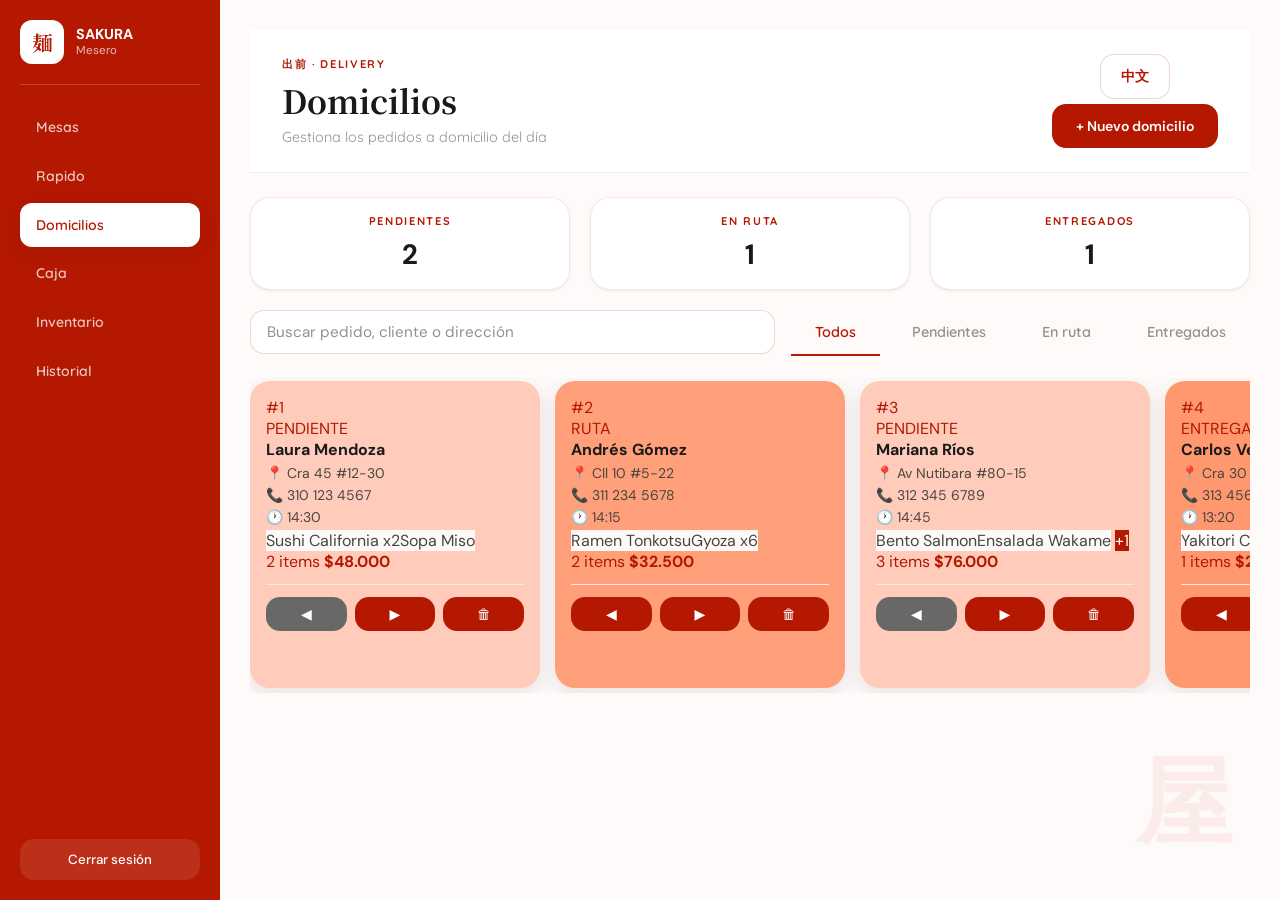
<file: domicilios/domicilios.html>
<!DOCTYPE html>
<html lang="es">
<head>
  <meta charset="UTF-8">
  <title>Domicilios</title>
  <link rel="stylesheet" href="domicilios.css">
</head>
<body>

<!-- Kanjis decorativos -->
<span class="kanji-decorative" style="
  position: fixed;
  top: 2rem;
  left: 2rem;
  font-size: 8rem;
  line-height: 1;
  display: block;
  color: hsla(10, 80%, 55%, 0.08);
  font-weight: 700;
  user-select: none;
  z-index: 0;
">紅</span>

<span class="kanji-decorative" style="
  position: fixed;
  bottom: 3rem;
  right: 3rem;
  font-size: 6rem;
  line-height: 1;
  display: block;
  color: hsla(10, 80%, 55%, 0.08);
  font-weight: 700;
  user-select: none;
  z-index: 0;
">屋</span>

<div class="layout">

  <!-- SIDEBAR -->
  <aside class="sidebar">
    <div class="brand">
      <div class="logo">麺</div>
      <div>
        <h3>SAKURA</h3>
        <span>Mesero</span>
      </div>
    </div>

    <nav>
      <a href="../mesas/mesas_pedidos.html">Mesas</a>
      <a href="../NewRapido/index.html">Rapido</a>
      <a class="active">Domicilios</a>
      <a href="#">Caja</a>
      <a href="../inventario/index.html">Inventario</a>
      <a href="../historial/historial.html">Historial</a>
    </nav>

    <button class="logout" onclick="location.href = '../login/index.html'">Cerrar sesión</button>
  </aside>

  <!-- MAIN -->
  <main class="content">

    <header class="header">
      <div>
        <span class="breadcrumb">出前 · DELIVERY</span>
        <h1 id="pageTitle">Domicilios</h1>
        <p id="pageSubtitle">Gestiona los pedidos a domicilio del día</p>
      </div>

      <div class="header-actions">
        <button class="btn-language" id="langToggle">中文</button>
        <button class="btn-primary" id="newBtn">+ Nuevo domicilio</button>
      </div>
    </header>

    <!-- STATS -->
    <section class="stats">
      <div class="stat">
        <span id="statPending">PENDIENTES</span>
        <h2>3</h2>
      </div>
      <div class="stat">
        <span id="statRoute">EN RUTA</span>
        <h2>2</h2>
      </div>
      <div class="stat">
        <span id="statDelivered">ENTREGADOS</span>
        <h2>1</h2>
      </div>
    </section>

    <!-- FILTERS -->
    <section class="filters">
      <input type="text" id="searchInput" placeholder="Buscar pedido, cliente o dirección">
      
      <div class="tabs">
        <button class="active" data-filtro="todos" id="tabAll">Todos</button>
        <button data-filtro="pendiente" id="tabPending">Pendientes</button>
        <button data-filtro="ruta" id="tabRoute">En ruta</button>
        <button data-filtro="entregado" id="tabDelivered">Entregados</button>
      </div>
    </section>

    <!-- CARDS -->
    <section class="cards" id="cards"></section>

  </main>
</div>

<script src="domicilios.js"></script>
</body>
</html>
</file>
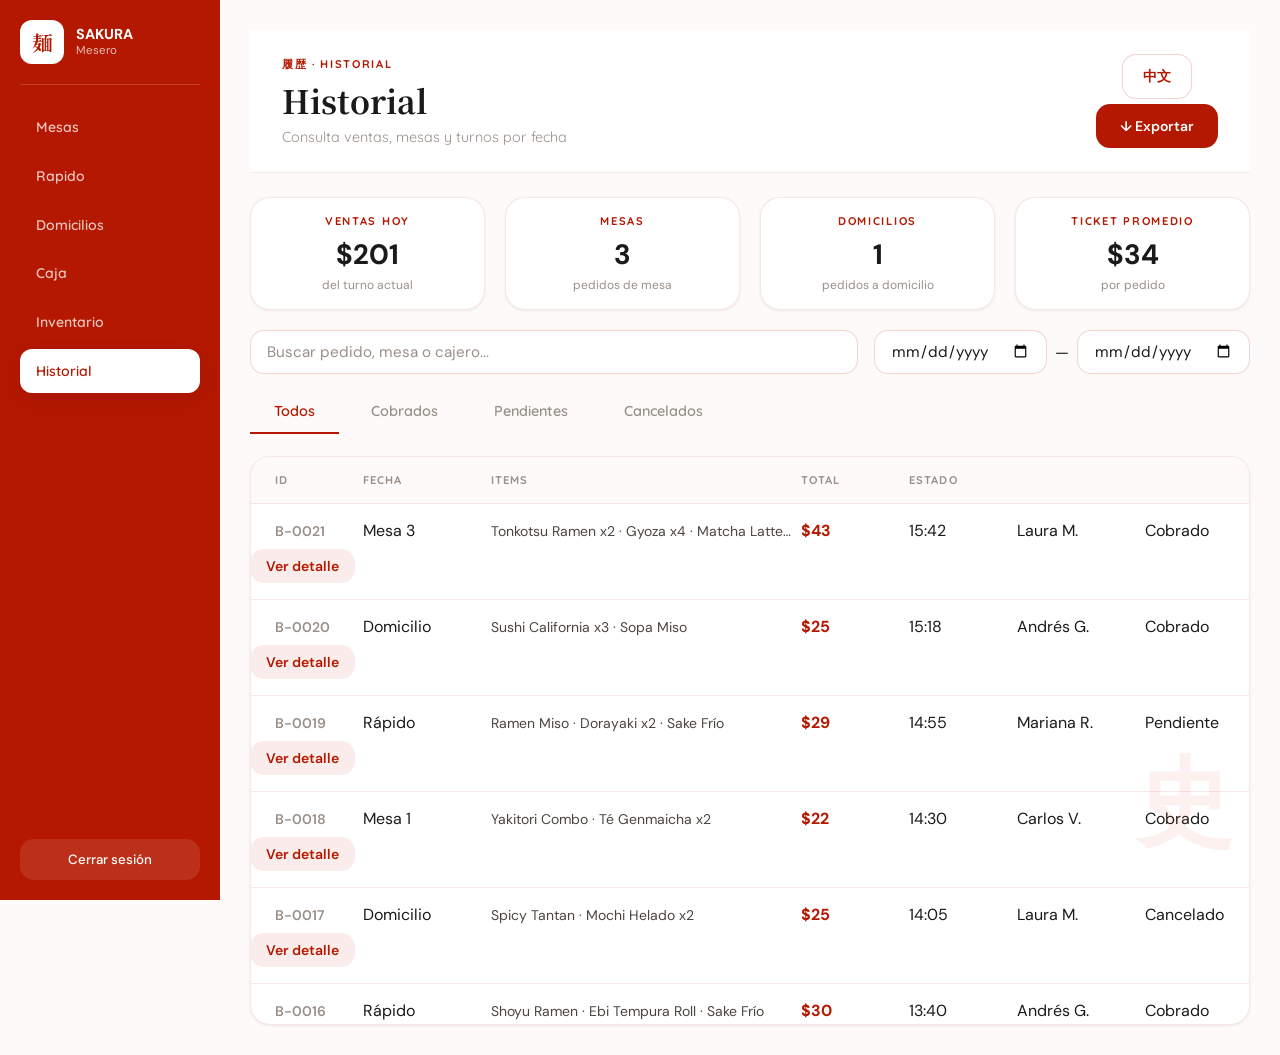
<file: historial/historial.html>
<!doctype html>
<html lang="es">
  <head>
    <meta charset="UTF-8" />
    <meta name="viewport" content="width=device-width, initial-scale=1.0" />
    <title>Historial · Sakura</title>
    <link rel="stylesheet" href="historial.css" />
        <script src="historial.js" defer></script>
  </head>
  <body>
    <!-- Kanjis decorativos -->
    <span class="kanji-decorative" style="
      position: fixed;
      top: 2rem;
      left: 2rem;
      font-size: 8rem;
      line-height: 1;
      display: block;
      color: hsla(10, 80%, 55%, 0.08);
      font-weight: 700;
      user-select: none;
      z-index: 0;
    ">歴</span>

    <span class="kanji-decorative" style="
      position: fixed;
      bottom: 3rem;
      right: 3rem;
      font-size: 6rem;
      line-height: 1;
      display: block;
      color: hsla(10, 80%, 55%, 0.08);
      font-weight: 700;
      user-select: none;
      z-index: 0;
    ">史</span>

    <div class="layout">
      <!-- SIDEBAR -->
      <aside class="sidebar">
        <div class="brand">
          <div class="logo">麺</div>
          <div>
            <h3>SAKURA</h3>
            <span>Mesero</span>
          </div>
        </div>
        <nav>
          <a href="../mesas/mesas_pedidos.html">Mesas</a>
          <a href="../NewRapido/index.html">Rapido</a>
          <a href="../domicilios/domicilios.html">Domicilios</a>
          <a href="##">Caja</a>
          <a href="../inventario/index.html">Inventario</a>
          <a class="active">Historial</a>
        </nav>
        <button class="logout" onclick="location.href = '../login/index.html'">Cerrar sesión</button>
      </aside>

      <!-- MAIN -->
      <main class="content">
        <!-- HEADER -->
        <header class="header">
          <div>
            <span class="breadcrumb" id="breadcrumb">履歴 · HISTORIAL</span>
            <h1 id="pageTitle">Historial</h1>
            <p id="pageSubtitle">Consulta ventas, mesas y turnos por fecha</p>
          </div>
          <div class="header-actions">
            <button class="btn-language" id="langToggle">中文</button>
            <button class="btn-primary" id="exportBtn">↓ Exportar</button>
          </div>
        </header>

        <!-- STATS -->
        <section class="stats">
          <div class="stat">
            <span id="statVentas">VENTAS HOY</span>
            <h2 id="statVentasVal">$0</h2>
            <small id="statVentasSub">del turno actual</small>
          </div>
          <div class="stat">
            <span id="statMesas">MESAS</span>
            <h2 id="statMesasVal">0</h2>
            <small id="statMesasSub">pedidos de mesa</small>
          </div>
          <div class="stat">
            <span id="statDomicilios">DOMICILIOS</span>
            <h2 id="statDomiciliosVal">0</h2>
            <small id="statDomiciliosSub">pedidos a domicilio</small>
          </div>
          <div class="stat">
            <span id="statPromedio">TICKET PROMEDIO</span>
            <h2 id="statPromedioVal">$0</h2>
            <small id="statPromedioSub">por pedido</small>
          </div>
        </section>

        <!-- FILTERS -->
        <section class="filters">
          <input type="text" id="searchInput" placeholder="Buscar pedido, mesa o cajero..." />
          <div class="date-filter">
            <input type="date" id="filterFecha" />
            <span>—</span>
            <input type="date" id="filterFechaFin" />
          </div>
          <div class="tabs">
            <button class="active" data-estado="todos" id="tabTodos">Todos</button>
            <button data-estado="cobrado" id="tabCobrado">Cobrados</button>
            <button data-estado="pendiente" id="tabPendiente">Pendientes</button>
            <button data-estado="cancelado" id="tabCancelado">Cancelados</button>
          </div>
        </section>

        <!-- TABLE -->
        <section class="table-wrapper">
          <div class="table-head">
            <span id="thId">ID</span>
            <span id="thFecha">FECHA</span>
            <span id="thItems">ITEMS</span>
            <span id="thTotal">TOTAL</span>
            <span id="thEstado">ESTADO</span>
            <span></span>
          </div>
          <div class="table-body" id="tableBody"></div>
        </section>
      </main>
    </div>

    <!-- MODAL DETALLE -->
    <div class="modal-overlay hidden" id="modalOverlay">
      <div class="modal">
        <div class="modal-header">
          <div>
            <h2 id="modalTitle">Detalle del pedido</h2>
            <span id="modalId" class="modal-id"></span>
          </div>
          <button class="close-modal" id="closeModal">&times;</button>
        </div>

        <div class="modal-info-grid">
          <div class="modal-info-item">
            <span id="modalLabelTipo">Tipo</span>
            <strong id="modalTipo">—</strong>
          </div>
          <div class="modal-info-item">
            <span id="modalLabelHora">Hora</span>
            <strong id="modalHora">—</strong>
          </div>
          <div class="modal-info-item">
            <span id="modalLabelCajero">Cajero</span>
            <strong id="modalCajero">—</strong>
          </div>
          <div class="modal-info-item">
            <span id="modalLabelEstado">Estado</span>
            <strong id="modalEstado">—</strong>
          </div>
        </div>

        <div class="modal-items">
          <h3 id="modalLabelItems">Productos del pedido</h3>
          <ul id="modalItems"></ul>
        </div>

        <div class="modal-total">
          <span id="modalLabelTotal">Total</span>
          <strong id="modalTotal">$0</strong>
        </div>

        <div class="modal-actions">
          <button class="btn-cerrar" id="btnCerrarModal">Cerrar</button>
          <button class="btn-imprimir" id="btnImprimir">Imprimir</button>
        </div>
      </div>
    </div>


  </body>
</html>
</file>
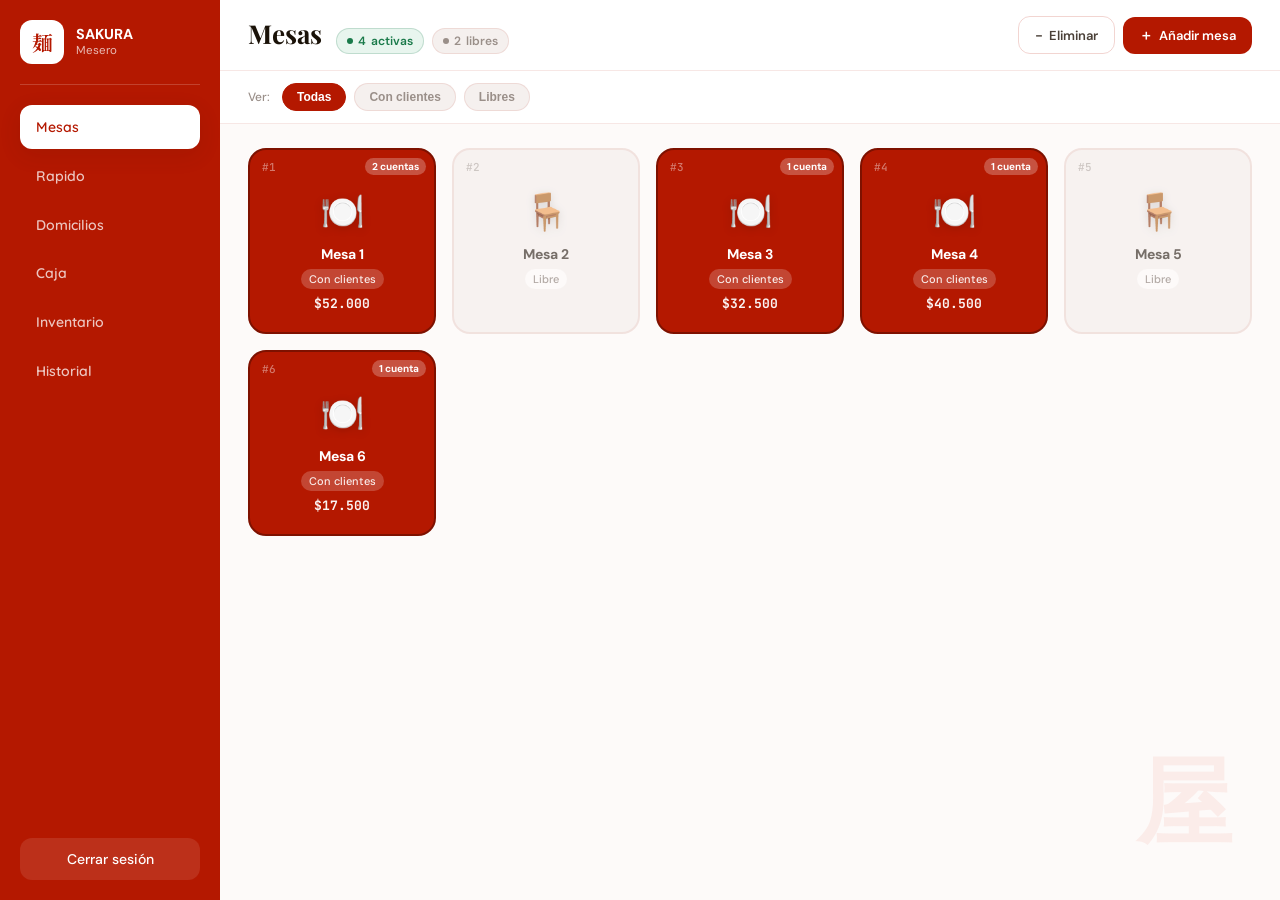
<file: mesas/mesas_pedidos.html>
<!DOCTYPE html>
<html lang="es">
<head>
  <meta charset="UTF-8">
  <meta name="viewport" content="width=device-width, initial-scale=1.0">
  <title>Techos Rojos – Mesas</title>
  <link rel="preconnect" href="https://fonts.googleapis.com">
  <link href="https://fonts.googleapis.com/css2?family=DM+Sans:ital,opsz,wght@0,9..40,300;0,9..40,400;0,9..40,500;0,9..40,600;0,9..40,700;1,9..40,400&family=Playfair+Display:wght@400;600;700&family=JetBrains+Mono:wght@400;500&family=Noto+Serif+SC:wght@400;600;700&family=Quicksand:wght@400;500;600;700&display=swap" rel="stylesheet">
  <style>
    :root {
      --red:        #b41800;
      --red-hover:  #961400;
      --red-dark:   #7e1100;
      --red-soft:   #fae8e5;
      --red-ghost:  rgba(180,24,0,.08);
      --red-glow:   rgba(180,24,0,.15);

      --bg:         #ffffff;
      --bg-soft:    #fdfaf9;
      --bg-muted:   #f5f0ee;
      --bg-warm:    #faf6f4;

      --ink:        #1a1208;
      --ink-soft:   #4a4038;
      --muted:      #9a8f89;
      --border:     rgba(180,24,0,.18);
      --border-light: rgba(180,24,0,.10);

      --green:      #1a7a4a;
      --green-soft: #e8f5ee;
      --amber:      #c47a00;
      --amber-soft: #fff3db;

      --radius:     12px;
      --radius-lg:  18px;
      --radius-xl:  26px;
      --shadow-sm:  0 1px 4px rgba(60,20,10,.07);
      --shadow-md:  0 6px 22px rgba(60,20,10,.11);
      --shadow-lg:  0 18px 52px rgba(60,20,10,.16);
      --t:          .2s cubic-bezier(.4,0,.2,1);

      --font-body:    'DM Sans', system-ui, sans-serif;
      --font-display: 'Playfair Display', Georgia, serif;
      --font-mono:    'JetBrains Mono', monospace;
    }

    * { margin:0; padding:0; box-sizing:border-box; }
    html, body { height:100%; }

    body {
      font-family: var(--font-body);
      background: var(--bg-soft);
      color: var(--ink);
      -webkit-font-smoothing: antialiased;
      overflow: hidden;
    }

    /* ─── LAYOUT ──────────────────────────────────── */
    .app { display:flex; height:100vh; }

    /* ─── SIDEBAR ─────────────────────────────────── */
    .sidebar {
      width: 220px;
      height: 100vh;
      background: var(--red);
      display: flex;
      flex-direction: column;
      padding: 1.25rem;
      z-index: 50;
      overflow: hidden;
      flex-shrink: 0;
    }

    .brand {
      display: flex;
      align-items: center;
      gap: .75rem;
      padding-bottom: 1.25rem;
      border-bottom: 1px solid rgba(255,255,255,.18);
      margin-bottom: 1.25rem;
      flex-shrink: 0;
    }

    .logo {
      width: 44px;
      height: 44px;
      background: white;
      border-radius: 12px;
      display: flex;
      align-items: center;
      justify-content: center;
      flex-shrink: 0;
      overflow: hidden;
      font-family: 'Noto Serif SC', serif;
      font-size: 1.3rem;
      color: var(--red);
      font-weight: 700;
    }

    .brand h3 {
      font-size: .9rem;
      font-weight: 700;
      color: white;
      line-height: 1.2;
      margin: 0;
    }

    .brand span {
      font-size: .72rem;
      color: rgba(255,255,255,.7);
      display: block;
    }

    nav { display:flex; flex-direction:column; gap:.3rem; flex:1; }
    nav a {
      display: flex;
      align-items: center;
      gap: .6rem;
      padding: .75rem 1rem;
      border-radius: 12px;
      font-size: .875rem;
      font-weight: 600;
      color: rgba(255,255,255,.75);
      transition: var(--t);
      font-family: 'Quicksand', sans-serif;
      min-height: 44px;
      text-decoration: none;
      cursor: pointer;
    }
    nav a:hover { background: rgba(255,255,255,.12); color: white; }
    nav a.active { background: white; color: var(--red); box-shadow: var(--shadow-md); }

    .sidebar-footer {
      margin-top: auto;
    }
    .logout-btn {
      width: 100%;
      background: rgba(255,255,255,0.1);
      border: none;
      color: white;
      cursor: pointer;
      padding: 12px;
      border-radius: var(--radius);
      font-weight: 500;
      font-family: var(--font-body);
      font-size: .875rem;
      transition: background 0.2s;
    }
    .logout-btn:hover { background: rgba(255,255,255,0.2); }

    /* ─── MAIN ────────────────────────────────────── */
    .main {
      flex:1;
      display:flex;
      flex-direction:column;
      overflow:hidden;
      background: var(--bg-soft);
    }

    /* ─── TOPBAR ──────────────────────────────────── */
    .topbar {
      background:var(--bg);
      border-bottom:1px solid var(--border-light);
      padding: 16px 28px;
      display:flex; align-items:center; justify-content:space-between;
      gap:16px;
      flex-shrink:0;
    }
    .topbar-left { display:flex; align-items:baseline; gap:14px; }
    .topbar h1 { font-family:var(--font-display); font-size:26px; font-weight:700; color:var(--ink); }
    .stats-pills { display:flex; gap:8px; }
    .pill {
      display:inline-flex; align-items:center; gap:5px;
      padding:4px 10px;
      border-radius:20px;
      font-size:12px; font-weight:600;
      border:1px solid transparent;
    }
    .pill.active-pill { background:var(--green-soft); color:var(--green); border-color:rgba(26,122,74,.2); }
    .pill.inactive-pill { background:var(--bg-muted); color:var(--muted); border-color:var(--border-light); }
    .pill-dot { width:6px; height:6px; border-radius:50%; background:currentColor; }

    .topbar-actions { display:flex; gap:8px; align-items:center; }

    .btn {
      display:inline-flex; align-items:center; gap:6px;
      padding:9px 16px;
      border-radius:var(--radius);
      font-size:13px; font-weight:600;
      font-family:var(--font-body);
      cursor:pointer; border:none;
      transition:var(--t);
    }
    .btn-primary { background:var(--red); color:white; }
    .btn-primary:hover:not(:disabled) { background:var(--red-hover); box-shadow:var(--shadow-md); }
    .btn-outline { background:transparent; border:1px solid var(--border); color:var(--ink-soft); }
    .btn-outline:hover:not(:disabled) { background:var(--red-ghost); color:var(--red); border-color:var(--red); }
    .btn:disabled { opacity:.5; cursor:not-allowed; }
    .btn .icon { font-size:14px; }

    /* ─── FILTER BAR ──────────────────────────────── */
    .filter-bar {
      padding: 12px 28px;
      background:var(--bg);
      border-bottom:1px solid var(--border-light);
      display:flex; align-items:center; gap:8px;
      flex-shrink:0;
    }
    .filter-chip {
      padding:6px 14px;
      border-radius:20px;
      font-size:12px; font-weight:600;
      border:1px solid var(--border-light);
      background:var(--bg-muted);
      color:var(--muted);
      cursor:pointer; transition:var(--t);
    }
    .filter-chip.selected { background:var(--red); color:white; border-color:var(--red); }
    .filter-chip:hover:not(.selected) { border-color:var(--red); color:var(--red); background:var(--red-ghost); }
    .filter-label { font-size:12px; color:var(--muted); font-weight:500; margin-right:4px; }

    /* ─── GRID AREA ───────────────────────────────── */
    .grid-area {
      flex:1;
      overflow-y:auto;
      padding: 24px 28px;
    }
    .grid-area::-webkit-scrollbar { width:5px; }
    .grid-area::-webkit-scrollbar-track { background:transparent; }
    .grid-area::-webkit-scrollbar-thumb { background:var(--border); border-radius:10px; }

    .tables-grid {
      display:grid;
      grid-template-columns: repeat(auto-fill, minmax(160px, 1fr));
      gap:16px;
    }

    /* ─── TABLE CARD ──────────────────────────────── */
    .table-card {
      background:var(--bg);
      border-radius:var(--radius-lg);
      border:2px solid var(--border-light);
      padding:20px 16px;
      text-align:center;
      cursor:pointer;
      transition:var(--t);
      position:relative;
      overflow:hidden;
      user-select:none;
    }
    .table-card::before {
      content:'';
      position:absolute;
      inset:0;
      background:var(--red);
      opacity:0;
      transition:var(--t);
    }
    .table-card:hover { transform:translateY(-3px); box-shadow:var(--shadow-md); }
    .table-card:active { transform:translateY(0); }

    .table-card.status-active {
      background:var(--red);
      border-color:var(--red-dark);
    }
    .table-card.status-inactive {
      background:var(--bg-muted);
      border-color:var(--border-light);
      opacity:.75;
    }
    .table-card.status-occupied {
      background:linear-gradient(135deg,#1a7a4a,#15623c);
      border-color:#156b3e;
    }

    .table-card:hover { border-color: var(--red); }
    .table-card.status-active:hover { border-color:var(--red-dark); }
    .table-card.status-occupied:hover { border-color:#0e4d2c; }

    .tc-number {
      font-family: var(--font-mono);
      font-size:11px; font-weight:500;
      position:absolute; top:10px; left:12px;
      opacity:.6;
    }
    .table-card.status-active .tc-number,
    .table-card.status-occupied .tc-number { color:rgba(255,255,255,.7); }
    .table-card.status-inactive .tc-number { color:var(--muted); }

    .tc-accounts-badge {
      position:absolute; top:8px; right:8px;
      background:rgba(255,255,255,.25);
      color:white;
      border-radius:10px;
      padding:2px 7px;
      font-size:10px; font-weight:700;
      display:none;
    }
    .table-card.status-active .tc-accounts-badge,
    .table-card.status-occupied .tc-accounts-badge { display:block; }

    .tc-icon {
      font-size:36px;
      margin:18px 0 10px;
      display:block;
      filter:drop-shadow(0 2px 4px rgba(0,0,0,.15));
    }
    .tc-name {
      font-size:14px; font-weight:700;
      margin-bottom:4px;
    }
    .table-card.status-active .tc-name,
    .table-card.status-occupied .tc-name { color:white; }
    .table-card.status-inactive .tc-name { color:var(--ink-soft); }

    .tc-status {
      font-size:11px; font-weight:500;
      padding:3px 8px;
      border-radius:10px;
      display:inline-block;
    }
    .table-card.status-active .tc-status { background:rgba(255,255,255,.2); color:rgba(255,255,255,.9); }
    .table-card.status-occupied .tc-status { background:rgba(255,255,255,.2); color:rgba(255,255,255,.9); }
    .table-card.status-inactive .tc-status { background:var(--bg-soft); color:var(--muted); }

    .tc-total {
      font-size:13px; font-weight:700;
      color:rgba(255,255,255,.95);
      margin-top:6px;
      font-family:var(--font-mono);
    }

    /* ─── MODAL OVERLAY ───────────────────────────── */
    .overlay {
      position:fixed; inset:0;
      background:rgba(10,5,0,.5);
      backdrop-filter:blur(4px);
      display:flex; align-items:center; justify-content:center;
      z-index:100; padding:20px;
      animation:fadeIn .15s ease;
    }
    .overlay.hidden { display:none; }
    @keyframes fadeIn { from{opacity:0} to{opacity:1} }

    .modal {
      background:var(--bg);
      border-radius:var(--radius-xl);
      box-shadow:var(--shadow-lg);
      border:1px solid var(--border-light);
      width:min(640px,100%);
      max-height:90vh;
      overflow-y:auto;
      animation:slideUp .2s cubic-bezier(.34,1.56,.64,1);
    }
    @keyframes slideUp { from{transform:translateY(20px);opacity:0} to{transform:none;opacity:1} }
    .modal::-webkit-scrollbar { width:4px; }
    .modal::-webkit-scrollbar-thumb { background:var(--border); border-radius:10px; }

    .modal-header {
      padding:22px 24px 18px;
      border-bottom:1px solid var(--border-light);
      display:flex; justify-content:space-between; align-items:flex-start;
      gap:16px;
      position:sticky; top:0;
      background:var(--bg);
      z-index:1;
    }
    .modal-title-group { flex:1; }
    .modal-title {
      font-family:var(--font-display);
      font-size:22px; font-weight:700;
      color:var(--ink); margin-bottom:4px;
    }
    .modal-subtitle { font-size:13px; color:var(--muted); display:flex; align-items:center; gap:8px; }
    .status-badge {
      display:inline-flex; align-items:center; gap:5px;
      font-size:12px; font-weight:600;
      padding:3px 10px; border-radius:20px;
    }
    .status-badge.active { background:var(--red-soft); color:var(--red); }
    .status-badge.inactive { background:var(--bg-muted); color:var(--muted); }
    .status-badge.occupied { background:var(--green-soft); color:var(--green); }
    .status-badge .dot { width:6px; height:6px; border-radius:50%; background:currentColor; }

    .modal-close {
      width:32px; height:32px;
      border:none; background:var(--bg-muted);
      border-radius:50%; cursor:pointer;
      display:flex; align-items:center; justify-content:center;
      font-size:18px; color:var(--ink-soft);
      transition:var(--t); flex-shrink:0;
    }
    .modal-close:hover { background:var(--red-soft); color:var(--red); }

    /* Tabs */
    .modal-tabs {
      display:flex; border-bottom:1px solid var(--border-light);
      padding:0 24px;
    }
    .tab-btn {
      padding:12px 16px;
      border:none; background:transparent;
      font-size:13px; font-weight:600;
      color:var(--muted); cursor:pointer;
      border-bottom:2px solid transparent;
      margin-bottom:-1px;
      transition:var(--t);
      font-family:var(--font-body);
    }
    .tab-btn.active { color:var(--red); border-bottom-color:var(--red); }
    .tab-btn:hover:not(.active) { color:var(--ink-soft); }

    .tab-panel { display:none; padding:20px 24px; }
    .tab-panel.active { display:block; }

    /* ─── QUICK ACTIONS ───────────────────────────── */
    .quick-actions {
      display:grid; grid-template-columns:1fr 1fr;
      gap:8px; margin-bottom:20px;
    }
    .qa-btn {
      display:flex; align-items:center; gap:8px;
      padding:12px 14px;
      border-radius:var(--radius);
      border:1px solid var(--border-light);
      background:var(--bg-muted);
      color:var(--ink-soft);
      font-size:13px; font-weight:600;
      cursor:pointer; transition:var(--t);
      font-family:var(--font-body);
    }
    .qa-btn:hover { background:var(--red-ghost); border-color:var(--red); color:var(--red); }
    .qa-btn .qa-icon { font-size:16px; }
    .qa-btn.danger { border-color:rgba(180,24,0,.2); }
    .qa-btn.danger:hover { background:#fae8e5; color:var(--red-dark); border-color:var(--red); }

    /* ─── ACCOUNTS ────────────────────────────────── */
    .accounts-header {
      display:flex; align-items:center; justify-content:space-between;
      margin-bottom:14px;
    }
    .accounts-header h3 { font-size:15px; font-weight:700; color:var(--ink); }
    .btn-sm {
      padding:6px 12px; font-size:12px;
      border-radius:var(--radius);
    }

    .accounts-list { display:flex; flex-direction:column; gap:10px; }

    .account-card {
      border:1px solid var(--border-light);
      border-radius:var(--radius);
      overflow:hidden;
      transition:var(--t);
    }
    .account-card:hover { border-color:var(--red); box-shadow:var(--shadow-sm); }

    .account-head {
      display:flex; align-items:center; justify-content:space-between;
      padding:12px 14px;
      background:var(--bg-muted);
      cursor:pointer;
    }
    .account-head-left { display:flex; align-items:center; gap:10px; }
    .account-num {
      width:26px; height:26px;
      background:var(--red);
      border-radius:50%;
      display:flex; align-items:center; justify-content:center;
      font-size:11px; font-weight:700; color:white;
      font-family:var(--font-mono);
    }
    .account-name { font-size:13px; font-weight:600; color:var(--ink); }
    .account-items-count { font-size:11px; color:var(--muted); }
    .account-total {
      font-family:var(--font-mono);
      font-size:14px; font-weight:700;
      color:var(--red);
    }
    .account-actions { display:flex; gap:6px; padding:0 4px; }
    .acc-action {
      padding:4px 8px;
      border-radius:8px;
      border:1px solid var(--border-light);
      background:white;
      font-size:11px; font-weight:600;
      color:var(--ink-soft);
      cursor:pointer; transition:var(--t);
    }
    .acc-action:hover { background:var(--red); color:white; border-color:var(--red); }
    .acc-action.cobrar { background:var(--green); color:white; border-color:var(--green); }
    .acc-action.cobrar:hover { background:#156b3e; }

    .account-items {
      padding:0 14px;
      max-height:0; overflow:hidden;
      transition:max-height .3s ease, padding .3s ease;
    }
    .account-items.open { max-height:600px; padding:12px 14px; }

    .item-row {
      display:flex; align-items:center; gap:10px;
      padding:8px 0;
      border-bottom:1px solid var(--border-light);
    }
    .item-row:last-child { border-bottom:none; }
    .item-name { flex:1; font-size:13px; color:var(--ink-soft); }
    .item-qty {
      display:flex; align-items:center; gap:6px;
    }
    .qty-btn {
      width:22px; height:22px;
      border:1px solid var(--border);
      background:white; border-radius:6px;
      font-size:14px; cursor:pointer;
      display:flex; align-items:center; justify-content:center;
      color:var(--ink); transition:var(--t);
      line-height:1;
    }
    .qty-btn:hover { background:var(--red); color:white; border-color:var(--red); }
    .qty-num {
      font-family:var(--font-mono);
      font-size:13px; font-weight:600;
      min-width:20px; text-align:center;
      color:var(--ink);
    }
    .item-price {
      font-family:var(--font-mono);
      font-size:13px; font-weight:600;
      color:var(--ink);
      min-width:60px; text-align:right;
    }
    .item-obs-btn {
      padding:3px 7px;
      border:1px solid var(--border-light);
      background:transparent; border-radius:6px;
      font-size:10px; font-weight:600;
      color:var(--muted); cursor:pointer; transition:var(--t);
    }
    .item-obs-btn:hover { border-color:var(--amber); color:var(--amber); }
    .item-obs-btn.has-obs { border-color:var(--amber); color:var(--amber); background:var(--amber-soft); }
    .item-del {
      width:22px; height:22px;
      border:none; background:transparent;
      color:var(--muted); cursor:pointer;
      font-size:14px; border-radius:4px;
      transition:var(--t);
      display:flex; align-items:center; justify-content:center;
    }
    .item-del:hover { background:var(--red-soft); color:var(--red); }

    .add-product-row {
      display:flex; gap:8px; margin-top:10px;
    }
    .add-product-input {
      flex:1; padding:8px 12px;
      border:1px solid var(--border);
      border-radius:var(--radius);
      font-size:13px; color:var(--ink);
      background:var(--bg-soft);
      font-family:var(--font-body);
      outline:none;
    }
    .add-product-input:focus { border-color:var(--red); box-shadow:0 0 0 3px var(--red-ghost); }
    .add-product-price {
      width:90px; padding:8px 12px;
      border:1px solid var(--border);
      border-radius:var(--radius);
      font-size:13px; color:var(--ink);
      background:var(--bg-soft);
      font-family:var(--font-mono);
      outline:none;
    }
    .add-product-price:focus { border-color:var(--red); box-shadow:0 0 0 3px var(--red-ghost); }

    /* ─── OBSERVATION MODAL ───────────────────────── */
    .obs-overlay {
      position:fixed; inset:0;
      background:rgba(10,5,0,.4);
      display:flex; align-items:center; justify-content:center;
      z-index:200; padding:20px;
    }
    .obs-overlay.hidden { display:none; }
    .obs-modal {
      background:var(--bg);
      border-radius:var(--radius-lg);
      padding:24px;
      width:min(400px,100%);
      box-shadow:var(--shadow-lg);
    }
    .obs-modal h4 { font-size:16px; font-weight:700; margin-bottom:12px; color:var(--ink); }
    .obs-textarea {
      width:100%; min-height:90px;
      border:1px solid var(--border);
      border-radius:var(--radius);
      padding:12px;
      font-size:13px; color:var(--ink);
      font-family:var(--font-body);
      resize:vertical; outline:none;
      background:var(--bg-muted);
    }
    .obs-textarea:focus { border-color:var(--red); box-shadow:0 0 0 3px var(--red-ghost); }
    .obs-actions { display:flex; justify-content:flex-end; gap:8px; margin-top:12px; }

    /* ─── MOVE PRODUCT MODAL ──────────────────────── */
    .move-overlay {
      position:fixed; inset:0;
      background:rgba(10,5,0,.4);
      display:flex; align-items:center; justify-content:center;
      z-index:200; padding:20px;
    }
    .move-overlay.hidden { display:none; }
    .move-modal {
      background:var(--bg);
      border-radius:var(--radius-lg);
      padding:24px;
      width:min(380px,100%);
      box-shadow:var(--shadow-lg);
    }
    .move-modal h4 { font-size:16px; font-weight:700; margin-bottom:4px; color:var(--ink); }
    .move-modal p { font-size:13px; color:var(--muted); margin-bottom:16px; }
    .move-options { display:flex; flex-direction:column; gap:8px; margin-bottom:16px; }
    .move-option {
      padding:10px 14px;
      border:1px solid var(--border-light);
      border-radius:var(--radius);
      cursor:pointer;
      font-size:13px; font-weight:600;
      color:var(--ink-soft);
      transition:var(--t);
    }
    .move-option:hover { background:var(--red-ghost); border-color:var(--red); color:var(--red); }
    .move-option.selected { background:var(--red); color:white; border-color:var(--red); }

    /* ─── SPLIT ───────────────────────────────────── */
    .split-section {
      margin-top:16px;
      padding:16px;
      background:var(--bg-muted);
      border-radius:var(--radius);
      border:1px solid var(--border-light);
    }
    .split-row {
      display:flex; align-items:center; justify-content:space-between;
      margin-bottom:10px; gap:12px;
    }
    .split-row label { font-size:13px; color:var(--ink-soft); font-weight:500; }
    .split-input {
      width:80px; padding:8px 10px;
      border:1px solid var(--border);
      border-radius:var(--radius);
      font-size:14px; font-weight:600;
      font-family:var(--font-mono);
      color:var(--ink); background:white;
      outline:none; text-align:center;
    }
    .split-input:focus { border-color:var(--red); }
    .split-result {
      display:flex; justify-content:space-between;
      font-size:14px;
    }
    .split-result strong { font-family:var(--font-mono); color:var(--red); font-size:16px; }

    /* ─── CHANGE TABLE ────────────────────────────── */
    .change-table-overlay {
      position:fixed; inset:0;
      background:rgba(10,5,0,.4);
      display:flex; align-items:center; justify-content:center;
      z-index:200; padding:20px;
    }
    .change-table-overlay.hidden { display:none; }
    .change-table-modal {
      background:var(--bg);
      border-radius:var(--radius-lg);
      padding:24px;
      width:min(480px,100%);
      box-shadow:var(--shadow-lg);
    }
    .change-table-modal h4 { font-size:17px; font-weight:700; margin-bottom:4px; color:var(--ink); }
    .change-table-modal p { font-size:13px; color:var(--muted); margin-bottom:16px; }
    .change-table-grid {
      display:grid; grid-template-columns:repeat(auto-fill,minmax(80px,1fr));
      gap:10px; margin-bottom:16px;
    }
    .ct-option {
      padding:12px 8px;
      border:1px solid var(--border-light);
      border-radius:var(--radius);
      text-align:center;
      cursor:pointer; transition:var(--t);
      font-size:13px; font-weight:600; color:var(--ink-soft);
    }
    .ct-option:hover { border-color:var(--red); color:var(--red); background:var(--red-ghost); }
    .ct-option.occupied { opacity:.5; cursor:not-allowed; }
    .ct-option .ct-icon { font-size:18px; display:block; margin-bottom:4px; }

    /* ─── TOAST ───────────────────────────────────── */
    .toast-container {
      position:fixed; top:20px; right:20px;
      display:flex; flex-direction:column; gap:8px;
      z-index:999;
    }
    .toast {
      background:var(--ink);
      color:white;
      padding:10px 16px;
      border-radius:var(--radius);
      font-size:13px; font-weight:500;
      box-shadow:var(--shadow-lg);
      animation:toastIn .25s ease, toastOut .3s ease 2.7s forwards;
      display:flex; align-items:center; gap:8px;
    }
    .toast.success { background:var(--green); }
    .toast.warning { background:var(--amber); }
    @keyframes toastIn { from{transform:translateX(20px);opacity:0} to{transform:none;opacity:1} }
    @keyframes toastOut { to{transform:translateX(20px);opacity:0} }

    /* ─── EMPTY STATE ─────────────────────────────── */
    .empty-state {
      grid-column:1/-1;
      text-align:center;
      padding:60px 20px;
      color:var(--muted);
    }
    .empty-state .es-icon { font-size:48px; margin-bottom:12px; display:block; opacity:.5; }
    .empty-state p { font-size:14px; }

    /* ─── RECEIPT ─────────────────────────────────── */
    .receipt-area { font-family:var(--font-mono); font-size:13px; }
    .receipt-divider { border:none; border-top:1px dashed var(--border); margin:12px 0; }
    .receipt-row { display:flex; justify-content:space-between; margin-bottom:6px; }
    .receipt-total { font-size:16px; font-weight:700; }

    /* ─── UTIL ────────────────────────────────────── */
    .hidden { display:none !important; }
    .divider { border:none; border-top:1px solid var(--border-light); margin:16px 0; }
    .section-label {
      font-size:11px; font-weight:700;
      text-transform:uppercase; letter-spacing:.08em;
      color:var(--muted); margin-bottom:10px;
    }
  </style>
</head>
<body>

<span class="kanji-decorative" style="
  position: fixed;
  top: 2rem;
  left: 2rem;
  font-size: 8rem;
  line-height: 1;
  display: block;
  color: hsla(10, 80%, 55%, 0.08);
  font-weight: 700;
  user-select: none;
  z-index: 0;
  pointer-events: none;
">紅</span>

<span class="kanji-decorative" style="
  position: fixed;
  bottom: 3rem;
  right: 3rem;
  font-size: 6rem;
  line-height: 1;
  display: block;
  color: hsla(10, 80%, 55%, 0.08);
  font-weight: 700;
  user-select: none;
  z-index: 0;
  pointer-events: none;
">屋</span>

<div class="app">
  <!-- ── SIDEBAR ─────────────────────────────── -->
  <aside class="sidebar">
    <div class="brand">
      <div class="logo">麺</div>
      <div>
        <h3>SAKURA</h3>
        <span>Mesero</span>
      </div>
    </div>

    <nav>
      <a class="active" href="#">Mesas</a>
      <a href="../NewRapido/index.html">Rapido</a>
      <a href="../domicilios/domicilios.html">Domicilios</a>
      <a href="#">Caja</a>
      <a href="../inventario/index.html">Inventario</a>
      <a href="../historial/historial.html">Historial</a>
    </nav>

    <div class="sidebar-footer">
      <button class="logout-btn" onclick="location.href='../login/index.html'">Cerrar sesión</button>
    </div>
  </aside>

  <!-- ── MAIN ───────────────────────────────── -->
  <div class="main">
    <!-- Topbar -->
    <div class="topbar">
      <div class="topbar-left">
        <h1>Mesas</h1>
        <div class="stats-pills">
          <span class="pill active-pill"><span class="pill-dot"></span><span id="active-count">0</span> activas</span>
          <span class="pill inactive-pill"><span class="pill-dot"></span><span id="inactive-count">0</span> libres</span>
        </div>
      </div>
      <div class="topbar-actions">
        <button class="btn btn-outline" id="btn-remove"><span class="icon">−</span> Eliminar</button>
        <button class="btn btn-primary" id="btn-add"><span class="icon">＋</span> Añadir mesa</button>
      </div>
    </div>

    <!-- Filter bar -->
    <div class="filter-bar">
      <span class="filter-label">Ver:</span>
      <button class="filter-chip selected" data-filter="all">Todas</button>
      <button class="filter-chip" data-filter="active">Con clientes</button>
      <button class="filter-chip" data-filter="inactive">Libres</button>
    </div>

    <!-- Grid -->
    <div class="grid-area">
      <div class="tables-grid" id="tables-grid"></div>
    </div>
  </div>
</div>

<!-- ══════════════════════════════════════════ -->
<!--  MAIN TABLE MODAL                          -->
<!-- ══════════════════════════════════════════ -->
<div class="overlay hidden" id="main-modal-overlay">
  <div class="modal" id="main-modal">
    <div class="modal-header">
      <div class="modal-title-group">
        <div class="modal-title" id="modal-title">Mesa 1</div>
        <div class="modal-subtitle">
          <span class="status-badge active" id="modal-status-badge"><span class="dot"></span><span id="modal-status-text">Activa</span></span>
          <span id="modal-accounts-info" style="color:var(--muted);font-size:12px;"></span>
        </div>
      </div>
      <button class="modal-close" id="modal-close">×</button>
    </div>

    <!-- Tabs -->
    <div class="modal-tabs">
      <button class="tab-btn active" data-tab="acciones">Acciones</button>
      <button class="tab-btn" data-tab="cuentas">Cuentas</button>
      <button class="tab-btn" data-tab="comprobante">Comprobante</button>
    </div>

    <!-- TAB: ACCIONES -->
    <div class="tab-panel active" id="tab-acciones">
      <div class="section-label">Gestión de mesa</div>
      <div class="quick-actions">
        <button class="qa-btn" id="qa-toggle-status">
          <span class="qa-icon">🔄</span> Cambiar estado
        </button>
        <button class="qa-btn" id="qa-change-table">
          <span class="qa-icon">↔️</span> Cambiar mesa
        </button>
        <button class="qa-btn" id="qa-new-account">
          <span class="qa-icon">➕</span> Nueva cuenta
        </button>
        <button class="qa-btn" id="qa-join-accounts">
          <span class="qa-icon">🔗</span> Unir cuentas
        </button>
        <button class="qa-btn" id="qa-reprint">
          <span class="qa-icon">🖨️</span> Reimprimir
        </button>
        <button class="qa-btn danger" id="qa-delete-table">
          <span class="qa-icon">🗑️</span> Eliminar mesa
        </button>
      </div>
    </div>

    <!-- TAB: CUENTAS -->
    <div class="tab-panel" id="tab-cuentas">
      <div class="accounts-header">
        <div>
          <div class="section-label" style="margin-bottom:0">Cuentas abiertas</div>
        </div>
        <div style="display:flex;gap:8px">
          <button class="btn btn-outline btn-sm" id="btn-add-account">+ Cuenta</button>
        </div>
      </div>
      <div class="accounts-list" id="accounts-list"></div>
    </div>

    <!-- TAB: COMPROBANTE -->
    <div class="tab-panel" id="tab-comprobante">
      <div class="section-label">Vista de comprobante</div>
      <div class="receipt-area" id="receipt-area"></div>
      <div class="split-section">
        <div class="split-row">
          <label>Dividir entre</label>
          <input type="number" min="1" value="1" class="split-input" id="split-input">
        </div>
        <div class="receipt-divider"></div>
        <div class="split-result">
          <span>Por persona</span>
          <strong id="split-result">$0.00</strong>
        </div>
      </div>
    </div>
  </div>
</div>

<!-- OBSERVATION MODAL -->
<div class="obs-overlay hidden" id="obs-overlay">
  <div class="obs-modal">
    <h4>Observación del producto</h4>
    <textarea class="obs-textarea" id="obs-textarea" placeholder="Ej: sin cebolla, término medio, extra salsa…"></textarea>
    <div class="obs-actions">
      <button class="btn btn-outline btn-sm" id="obs-cancel">Cancelar</button>
      <button class="btn btn-primary btn-sm" id="obs-save">Guardar</button>
    </div>
  </div>
</div>

<!-- MOVE PRODUCT MODAL -->
<div class="move-overlay hidden" id="move-overlay">
  <div class="move-modal">
    <h4>Mover producto</h4>
    <p id="move-product-name">Selecciona la cuenta destino</p>
    <div class="move-options" id="move-options"></div>
    <div style="display:flex;justify-content:flex-end;gap:8px">
      <button class="btn btn-outline btn-sm" id="move-cancel">Cancelar</button>
      <button class="btn btn-primary btn-sm" id="move-confirm">Mover</button>
    </div>
  </div>
</div>

<!-- CHANGE TABLE MODAL -->
<div class="change-table-overlay hidden" id="change-table-overlay">
  <div class="change-table-modal">
    <h4>Cambiar mesa</h4>
    <p id="change-table-subtitle">Selecciona la mesa destino (libres)</p>
    <div class="change-table-grid" id="change-table-grid"></div>
    <div style="display:flex;justify-content:flex-end;gap:8px">
      <button class="btn btn-outline btn-sm" id="change-table-cancel">Cancelar</button>
    </div>
  </div>
</div>

<!-- TOAST -->
<div class="toast-container" id="toast-container"></div>

<script>
// ═══════════════════════════════════════════════════════
//  STATE
// ═══════════════════════════════════════════════════════
let tables = [
  { id:1, number:1, status:'active', accounts:[
    { id:'a1', name:'Cuenta 1', items:[
      { id:'i1', name:'Ensalada César', price:12000, qty:1, obs:'' },
      { id:'i2', name:'Pollo a la plancha', price:22000, qty:1, obs:'término bien cocido' },
      { id:'i3', name:'Coca-Cola', price:4500, qty:2, obs:'' }
    ]},
    { id:'a2', name:'Cuenta 2', items:[
      { id:'i4', name:'Tiramisú', price:9000, qty:1, obs:'' }
    ]}
  ]},
  { id:2, number:2, status:'inactive', accounts:[] },
  { id:3, number:3, status:'active', accounts:[
    { id:'a3', name:'Cuenta 1', items:[
      { id:'i5', name:'Sopa del día', price:8500, qty:1, obs:'' },
      { id:'i6', name:'Filete empanizado', price:24000, qty:1, obs:'con papas fritas' }
    ]}
  ]},
  { id:4, number:4, status:'active', accounts:[
    { id:'a4', name:'Cuenta 1', items:[
      { id:'i7', name:'Pizza familiar', price:30000, qty:1, obs:'' },
      { id:'i8', name:'Agua mineral', price:3500, qty:3, obs:'' }
    ]}
  ]},
  { id:5, number:5, status:'inactive', accounts:[] },
  { id:6, number:6, status:'active', accounts:[
    { id:'a5', name:'Cuenta 1', items:[
      { id:'i9', name:'Pasta carbonara', price:17500, qty:1, obs:'' }
    ]}
  ]},
];

let activeFilter = 'all';
let activeTableId = null;
let activeObsItem = null;
let activeMoveItem = null;
let activeMoveFromAccount = null;
let nextTableNum = 7;
let nextAccountId = 100;
let nextItemId = 200;

// ═══════════════════════════════════════════════════════
//  HELPERS
// ═══════════════════════════════════════════════════════
const uid = (prefix) => `${prefix}${Date.now()}${Math.random().toString(36).slice(2,5)}`;
const fmt = (n) => '$' + n.toLocaleString('es-CO', {minimumFractionDigits:0});
const getTable = () => tables.find(t => t.id === activeTableId);
const accountTotal = (acc) => acc.items.reduce((s,i)=>s+i.price*i.qty,0);
const tableGrandTotal = (tbl) => tbl.accounts.reduce((s,a)=>s+accountTotal(a),0);

function toast(msg, type='') {
  const el = document.createElement('div');
  el.className = 'toast' + (type ? ' '+type : '');
  el.textContent = msg;
  document.getElementById('toast-container').appendChild(el);
  setTimeout(() => el.remove(), 3100);
}

// ═══════════════════════════════════════════════════════
//  CLOCK
// ═══════════════════════════════════════════════════════


// ═══════════════════════════════════════════════════════
//  RENDER GRID
// ═══════════════════════════════════════════════════════
function renderGrid() {
  const grid = document.getElementById('tables-grid');
  const filtered = activeFilter === 'all' ? tables
    : activeFilter === 'active' ? tables.filter(t=>t.status==='active')
    : tables.filter(t=>t.status==='inactive');

  const active = tables.filter(t=>t.status==='active').length;
  const inactive = tables.filter(t=>t.status==='inactive').length;
  document.getElementById('active-count').textContent = active;
  document.getElementById('inactive-count').textContent = inactive;

  grid.innerHTML = '';
  if (!filtered.length) {
    grid.innerHTML = '<div class="empty-state"><span class="es-icon">🪑</span><p>No hay mesas con este filtro</p></div>';
    return;
  }

  filtered.forEach(t => {
    const card = document.createElement('div');
    const isActive = t.status === 'active';
    const accountCount = t.accounts.length;
    const total = tableGrandTotal(t);

    card.className = `table-card status-${t.status}`;
    card.dataset.id = t.id;
    card.innerHTML = `
      <span class="tc-number">#${t.number}</span>
      ${isActive && accountCount > 0 ? `<span class="tc-accounts-badge">${accountCount} cuenta${accountCount>1?'s':''}</span>` : ''}
      <span class="tc-icon">${isActive ? '🍽️' : '🪑'}</span>
      <div class="tc-name">Mesa ${t.number}</div>
      <div class="tc-status">${isActive ? 'Con clientes' : 'Libre'}</div>
      ${isActive && total > 0 ? `<div class="tc-total">${fmt(total)}</div>` : ''}
    `;
    card.addEventListener('click', () => openModal(t.id));
    grid.appendChild(card);
  });

  document.getElementById('btn-remove').disabled = tables.length <= 1;
}

// ═══════════════════════════════════════════════════════
//  MODAL OPEN / CLOSE
// ═══════════════════════════════════════════════════════
function openModal(tableId) {
  activeTableId = tableId;
  const t = getTable();
  document.getElementById('modal-title').textContent = `Mesa ${t.number}`;
  updateModalStatus(t);
  switchTab('acciones');
  document.getElementById('main-modal-overlay').classList.remove('hidden');
  renderAccountsTab();
}

function closeModal() {
  document.getElementById('main-modal-overlay').classList.add('hidden');
  activeTableId = null;
}

function updateModalStatus(t) {
  const badge = document.getElementById('modal-status-badge');
  const statusText = document.getElementById('modal-status-text');
  const info = document.getElementById('modal-accounts-info');
  badge.className = `status-badge ${t.status}`;
  statusText.textContent = t.status === 'active' ? 'Con clientes' : 'Libre';
  info.textContent = t.accounts.length > 0 ? `· ${t.accounts.length} cuenta(s) · Total: ${fmt(tableGrandTotal(t))}` : '';
}

// ═══════════════════════════════════════════════════════
//  TABS
// ═══════════════════════════════════════════════════════
function switchTab(tabName) {
  document.querySelectorAll('.tab-btn').forEach(b => b.classList.toggle('active', b.dataset.tab === tabName));
  document.querySelectorAll('.tab-panel').forEach(p => p.classList.toggle('active', p.id === 'tab-'+tabName));
  if (tabName === 'cuentas') renderAccountsTab();
  if (tabName === 'comprobante') renderReceipt();
}

document.querySelectorAll('.tab-btn').forEach(b => b.addEventListener('click', () => switchTab(b.dataset.tab)));

// ═══════════════════════════════════════════════════════
//  ACCOUNTS TAB
// ═══════════════════════════════════════════════════════
function renderAccountsTab() {
  const t = getTable(); if(!t) return;
  const list = document.getElementById('accounts-list');
  list.innerHTML = '';

  if (!t.accounts.length) {
    list.innerHTML = '<div style="text-align:center;padding:30px;color:var(--muted);font-size:13px;">No hay cuentas abiertas.<br>Crea una nueva cuenta para empezar.</div>';
    return;
  }

  t.accounts.forEach((acc, ai) => {
    const total = accountTotal(acc);
    const card = document.createElement('div');
    card.className = 'account-card';

    const itemsHtml = acc.items.map((item, ii) => `
      <div class="item-row" data-item-id="${item.id}" data-acc-id="${acc.id}">
        <span class="item-name">${item.name}${item.obs ? `<br><span style="font-size:11px;color:var(--amber)">⚠ ${item.obs}</span>` : ''}</span>
        <div class="item-qty">
          <button class="qty-btn" onclick="changeQty('${acc.id}','${item.id}',-1)">−</button>
          <span class="qty-num">${item.qty}</span>
          <button class="qty-btn" onclick="changeQty('${acc.id}','${item.id}',1)">+</button>
        </div>
        <span class="item-price">${fmt(item.price * item.qty)}</span>
        <button class="item-obs-btn ${item.obs?'has-obs':''}" onclick="openObs('${acc.id}','${item.id}')">obs</button>
        <button class="item-del" onclick="deleteItem('${acc.id}','${item.id}')" title="Eliminar">✕</button>
      </div>
    `).join('');

    card.innerHTML = `
      <div class="account-head" onclick="toggleAccordion(this)">
        <div class="account-head-left">
          <div class="account-num">${ai+1}</div>
          <div>
            <div class="account-name">${acc.name}</div>
            <div class="account-items-count">${acc.items.length} producto(s)</div>
          </div>
        </div>
        <div style="display:flex;align-items:center;gap:10px">
          <span class="account-total">${fmt(total)}</span>
          <div class="account-actions" onclick="event.stopPropagation()">
            <button class="acc-action" onclick="separateAccount('${acc.id}')">Separar</button>
            <button class="acc-action cobrar" onclick="chargeAccount('${acc.id}')">Cobrar</button>
          </div>
        </div>
      </div>
      <div class="account-items open">
        <div>${itemsHtml}</div>
        <div class="add-product-row">
          <input class="add-product-input" placeholder="Nombre del producto…" id="prod-name-${acc.id}">
          <input class="add-product-price" placeholder="Precio" id="prod-price-${acc.id}" type="number" min="0">
          <button class="btn btn-primary btn-sm" onclick="addProduct('${acc.id}')">+</button>
        </div>
      </div>
    `;
    list.appendChild(card);
  });
}

function toggleAccordion(head) {
  const items = head.nextElementSibling;
  items.classList.toggle('open');
}

// ═══════════════════════════════════════════════════════
//  ITEM OPERATIONS
// ═══════════════════════════════════════════════════════
function changeQty(accId, itemId, delta) {
  const t = getTable(); if(!t) return;
  const acc = t.accounts.find(a=>a.id===accId);
  const item = acc?.items.find(i=>i.id===itemId);
  if (!item) return;
  item.qty = Math.max(1, item.qty + delta);
  renderAccountsTab();
  renderGrid();
  updateModalStatus(t);
}

function deleteItem(accId, itemId) {
  const t = getTable(); if(!t) return;
  const acc = t.accounts.find(a=>a.id===accId);
  if (!acc) return;
  acc.items = acc.items.filter(i=>i.id!==itemId);
  if (!acc.items.length) {
    t.accounts = t.accounts.filter(a=>a.id!==accId);
    toast('Cuenta vacía eliminada');
  }
  renderAccountsTab();
  renderGrid();
  updateModalStatus(t);
}

function addProduct(accId) {
  const t = getTable(); if(!t) return;
  const nameEl = document.getElementById('prod-name-'+accId);
  const priceEl = document.getElementById('prod-price-'+accId);
  const name = nameEl.value.trim();
  const price = parseFloat(priceEl.value);
  if (!name || !price || price <= 0) { toast('Ingresa nombre y precio válidos','warning'); return; }
  const acc = t.accounts.find(a=>a.id===accId);
  if (!acc) return;
  acc.items.push({ id:uid('i'), name, price, qty:1, obs:'' });
  nameEl.value=''; priceEl.value='';
  renderAccountsTab();
  renderGrid();
  updateModalStatus(t);
  toast('Producto agregado','success');
}

// ─── OBSERVATION ───────────────────────────────────────
function openObs(accId, itemId) {
  const t = getTable(); if(!t) return;
  const acc = t.accounts.find(a=>a.id===accId);
  const item = acc?.items.find(i=>i.id===itemId);
  if (!item) return;
  activeMoveFromAccount = accId;
  activeObsItem = itemId;
  document.getElementById('obs-textarea').value = item.obs || '';
  document.getElementById('obs-overlay').classList.remove('hidden');
}

document.getElementById('obs-save').addEventListener('click', () => {
  const t = getTable(); if(!t) return;
  const acc = t.accounts.find(a=>a.id===activeMoveFromAccount);
  const item = acc?.items.find(i=>i.id===activeObsItem);
  if (item) { item.obs = document.getElementById('obs-textarea').value.trim(); toast('Observación guardada','success'); }
  document.getElementById('obs-overlay').classList.add('hidden');
  renderAccountsTab();
});
document.getElementById('obs-cancel').addEventListener('click', () => { document.getElementById('obs-overlay').classList.add('hidden'); });

// ─── ACCOUNT ACTIONS ───────────────────────────────────
function chargeAccount(accId) {
  const t = getTable(); if(!t) return;
  const acc = t.accounts.find(a=>a.id===accId);
  if (!acc) return;
  const total = accountTotal(acc);
  t.accounts = t.accounts.filter(a=>a.id!==accId);
  if (!t.accounts.length) t.status = 'inactive';
  toast(`✅ Cuenta cobrada: ${fmt(total)}`,'success');
  renderAccountsTab();
  renderGrid();
  updateModalStatus(t);
}

function separateAccount(accId) {
  const t = getTable(); if(!t) return;
  if (t.accounts.length < 2) { toast('Solo hay una cuenta, no se puede separar','warning'); return; }
  // Move last item to new account
  const acc = t.accounts.find(a=>a.id===accId);
  if (!acc || acc.items.length < 2) { toast('Se necesitan al menos 2 productos para separar','warning'); return; }
  const item = acc.items.pop();
  const newAcc = { id:uid('a'), name:`Cuenta ${t.accounts.length+1}`, items:[item] };
  t.accounts.push(newAcc);
  toast('Producto separado en nueva cuenta','success');
  renderAccountsTab();
  updateModalStatus(t);
}

// ─── JOIN ACCOUNTS ─────────────────────────────────────
document.getElementById('qa-join-accounts').addEventListener('click', () => {
  const t = getTable(); if(!t) return;
  if (t.accounts.length < 2) { toast('Se necesitan al menos 2 cuentas para unir','warning'); return; }
  const allItems = t.accounts.flatMap(a=>a.items);
  t.accounts = [{ id:uid('a'), name:'Cuenta unificada', items:allItems }];
  toast('Cuentas unidas exitosamente','success');
  renderAccountsTab();
  updateModalStatus(t);
  switchTab('cuentas');
});

// ─── NEW ACCOUNT ───────────────────────────────────────
function addNewAccount() {
  const t = getTable(); if(!t) return;
  const newAcc = { id:uid('a'), name:`Cuenta ${t.accounts.length+1}`, items:[] };
  t.accounts.push(newAcc);
  if (t.status === 'inactive') t.status = 'active';
  renderAccountsTab();
  renderGrid();
  updateModalStatus(t);
  switchTab('cuentas');
  toast('Nueva cuenta creada','success');
}
document.getElementById('qa-new-account').addEventListener('click', addNewAccount);
document.getElementById('btn-add-account').addEventListener('click', addNewAccount);

// ═══════════════════════════════════════════════════════
//  RECEIPT TAB
// ═══════════════════════════════════════════════════════
function renderReceipt() {
  const t = getTable(); if(!t) return;
  const area = document.getElementById('receipt-area');
  const now = new Date();
  const dateStr = now.toLocaleString('es-CO',{dateStyle:'short',timeStyle:'short'});
  let html = `
    <div style="text-align:center;margin-bottom:12px;">
      <div style="font-weight:700;font-size:15px;">TECHOS ROJOS</div>
      <div style="font-size:11px;color:var(--muted)">${dateStr}</div>
      <div style="font-size:12px;margin-top:4px;">Mesa ${t.number}</div>
    </div>
    <hr class="receipt-divider">
  `;

  let grand = 0;
  t.accounts.forEach((acc, ai) => {
    const total = accountTotal(acc);
    grand += total;
    html += `<div style="font-weight:700;font-size:12px;margin-bottom:6px;color:var(--red)">${acc.name}</div>`;
    acc.items.forEach(item => {
      html += `<div class="receipt-row"><span>${item.qty}× ${item.name}</span><span>${fmt(item.price*item.qty)}</span></div>`;
    });
    html += `<div class="receipt-row" style="margin-top:4px;padding-top:4px;border-top:1px solid var(--border-light)"><span>Subtotal</span><span style="font-weight:600">${fmt(total)}</span></div><hr class="receipt-divider">`;
  });

  html += `<div class="receipt-row receipt-total"><span>TOTAL</span><span style="color:var(--red)">${fmt(grand)}</span></div>`;
  area.innerHTML = html;

  const splitIn = document.getElementById('split-input');
  const updateSplit = () => {
    const n = Math.max(1, parseInt(splitIn.value)||1);
    document.getElementById('split-result').textContent = fmt(Math.ceil(grand/n));
  };
  splitIn.removeEventListener('input', splitIn._handler);
  splitIn._handler = updateSplit;
  splitIn.addEventListener('input', updateSplit);
  updateSplit();
}

// ═══════════════════════════════════════════════════════
//  TOGGLE STATUS
// ═══════════════════════════════════════════════════════
document.getElementById('qa-toggle-status').addEventListener('click', () => {
  const t = getTable(); if(!t) return;
  t.status = t.status === 'active' ? 'inactive' : 'active';
  updateModalStatus(t);
  renderGrid();
  toast(`Mesa ${t.number} marcada como ${t.status === 'active' ? 'con clientes' : 'libre'}`,'success');
});

// ═══════════════════════════════════════════════════════
//  CHANGE TABLE
// ═══════════════════════════════════════════════════════
document.getElementById('qa-change-table').addEventListener('click', () => {
  const t = getTable(); if(!t) return;
  const grid = document.getElementById('change-table-grid');
  document.getElementById('change-table-subtitle').textContent = `Selecciona la mesa destino (actualmente Mesa ${t.number})`;
  grid.innerHTML = '';
  tables.filter(tb=>tb.id!==t.id).forEach(tb=>{
    const opt = document.createElement('div');
    opt.className = `ct-option ${tb.status==='active'?'occupied':''}`;
    opt.innerHTML = `<span class="ct-icon">${tb.status==='active'?'🍽️':'🪑'}</span>Mesa ${tb.number}`;
    if (tb.status !== 'active') {
      opt.addEventListener('click', () => {
        const oldNum = t.number;
        t.number = tb.number;
        tb.number = oldNum;
        // swap statuses if needed
        document.getElementById('change-table-overlay').classList.add('hidden');
        document.getElementById('modal-title').textContent = `Mesa ${t.number}`;
        renderGrid();
        toast(`Mesa movida a Mesa ${t.number}`,'success');
      });
    }
    grid.appendChild(opt);
  });
  document.getElementById('change-table-overlay').classList.remove('hidden');
});
document.getElementById('change-table-cancel').addEventListener('click', () => document.getElementById('change-table-overlay').classList.add('hidden'));

// ═══════════════════════════════════════════════════════
//  DELETE TABLE
// ═══════════════════════════════════════════════════════
document.getElementById('qa-delete-table').addEventListener('click', () => {
  const t = getTable(); if(!t) return;
  if (tables.length <= 1) { toast('No puedes eliminar la única mesa','warning'); return; }
  const confirm = window.confirm(`¿Eliminar Mesa ${t.number}? Se perderán todas las cuentas.`);
  if (!confirm) return;
  tables = tables.filter(tb=>tb.id!==t.id);
  closeModal();
  renderGrid();
  toast(`Mesa ${t.number} eliminada`);
});

// ═══════════════════════════════════════════════════════
//  REPRINT
// ═══════════════════════════════════════════════════════
document.getElementById('qa-reprint').addEventListener('click', () => {
  toast('🖨️ Comprobante enviado a impresora','success');
  switchTab('comprobante');
});

// ═══════════════════════════════════════════════════════
//  ADD / REMOVE TABLE (topbar)
// ═══════════════════════════════════════════════════════
document.getElementById('btn-add').addEventListener('click', () => {
  const newTable = { id:Date.now(), number:nextTableNum++, status:'inactive', accounts:[] };
  tables.push(newTable);
  renderGrid();
  toast(`Mesa ${newTable.number} agregada`,'success');
});

document.getElementById('btn-remove').addEventListener('click', () => {
  if (tables.length <= 1) return;
  const last = tables[tables.length-1];
  if (last.accounts.length) { toast('No puedes eliminar una mesa con cuentas activas','warning'); return; }
  tables.pop();
  renderGrid();
  toast('Mesa eliminada');
});

// ═══════════════════════════════════════════════════════
//  FILTERS
// ═══════════════════════════════════════════════════════
document.querySelectorAll('.filter-chip').forEach(chip => {
  chip.addEventListener('click', () => {
    document.querySelectorAll('.filter-chip').forEach(c=>c.classList.remove('selected'));
    chip.classList.add('selected');
    activeFilter = chip.dataset.filter;
    renderGrid();
  });
});

// ═══════════════════════════════════════════════════════
//  CLOSE MODAL
// ═══════════════════════════════════════════════════════
document.getElementById('modal-close').addEventListener('click', closeModal);
document.getElementById('main-modal-overlay').addEventListener('click', e => { if(e.target===e.currentTarget) closeModal(); });

// ═══════════════════════════════════════════════════════
//  INIT
// ═══════════════════════════════════════════════════════
renderGrid();
</script>
</body>
</html>
</file>
<file: style.css>
:root {
  --primary: #E94E2E;
  --bg: #F5E9DA;
  --text: #1E1E1E;
  --gray: #D9D9D9;
}

* {
  box-sizing: border-box;
  margin: 0;
  padding: 0;
}

body {
  font-family: 'Inter', sans-serif;
  background: var(--bg);
  color: var(--text);
}

/* LAYOUT */

.login {
    min-height: 100vh;
    display: flex;
    align-items: center;
    justify-content: center;
    padding: 20px;
}

.login__card {
    width: 100%;
    max-width: 1100px;
    background: #ffffff;
    border-radius: 20px;
    padding: 40px;
    display: grid;
    grid-template-columns: 1fr 1fr;
    gap: 40px;

    box-shadow: 0 10px 30px rgba(0,0,0,0.05);
}

/* INFO */

.login__chinese {
    color: var(--primary);
    font-size: 28px;
    font-weight: 600;
    display: block;
    margin-bottom: 20px;
}

.login__title {
    font-size: 32px;
    font-weight: 700;
    margin-bottom: 15px;
}

.login__text {
    font-size: 14px;
    color: #555;
    margin-bottom: 30px;
    line-height: 1.5;
}

/* FORM */

.form__group {
    margin-bottom: 15px;
}

.form input {
    width: 100%;
    padding: 12px;
    border: 1px solid var(--gray);
    border-radius: 8px;
    font-size: 14px;
    transition: 0.2s;
}

.form input:focus {
    outline: none;
    border-color: var(--primary);
}

.form__checkbox {
    width: 300px;
    box-sizing: border-box;
    border: 2px solid green;
    display: flex;
    align-items: center;
    gap: 8px;
    font-size: 13px;
    margin: 10px 0 20px;
}

.form__checkbox input {
    accent-color: var(--primary);
}

/* BUTTON */

.btn-primary {
    width: 100%;
    padding: 14px;
    background: var(--primary);
    color: white;
    border: none;
    border-radius: 10px;
    font-size: 16px;
    font-weight: 500;
    cursor: pointer;
    transition: 0.2s;
    }

.btn-primary:hover {
    filter: brightness(0.95);
}

/* VISUAL */

.login__visual {
    position: relative;
    display: flex;
    align-items: center;
    justify-content: center;
}

.login__image {
    width: 100%;
    max-width: 350px;
}

.login__logo {
    position: absolute;
    bottom: -20px;
    right: 20px;
    width: 120px;
}

/* RESPONSIVE */

@media (max-width: 768px) {

  .login__card {
    grid-template-columns: 1fr;
    padding: 25px;
  }

  .login__visual {
    order: -1;
  }

  .login__logo {
    position: static;
    margin-top: 20px;
  }
}
</file>
<file: inventario/style.css>
@import url('https://fonts.googleapis.com/css2?family=DM+Sans:wght@300;400;500;600;700&family=Noto+Serif+SC:wght@400;600;700&family=Quicksand:wght@400;500;600;700&display=swap');

/* ============================================================
   INVENTARIO — Sistema de diseño unificado con NewRapido
   Tablet-first · Sin scroll horizontal · Touch-optimized
   ============================================================ */

:root {
  --red:          #b41800;
  --red-hover:    #961400;
  --red-dark:     #7e1100;
  --red-soft:     #fae8e5;
  --red-ghost:    rgba(180,24,0,.08);

  --bg:           #ffffff;
  --bg-soft:      #fdfaf9;
  --bg-muted:     #f5f0ee;

  --ink:          #1a1a1a;
  --ink-soft:     #4a4540;
  --muted:        #9a8f89;
  --border:       rgba(180,24,0,.18);
  --border-light: rgba(180,24,0,.10);

  --sidebar-w:    220px;
  --header-h:     72px;

  --radius:       14px;
  --radius-lg:    20px;
  --radius-xl:    28px;

  --shadow-sm:    0 1px 3px rgba(60,20,10,.07);
  --shadow-md:    0 6px 20px rgba(60,20,10,.10);
  --shadow-lg:    0 16px 48px rgba(60,20,10,.14);

  --font-body:    'DM Sans', system-ui, sans-serif;
  --font-display: 'Noto Serif SC', serif;
  --font-ui:      'Quicksand', sans-serif;

  --transition:   .2s cubic-bezier(.4,0,.2,1);
}

*, *::before, *::after { 
  box-sizing: border-box; 
  margin: 0; 
  padding: 0; 
}

html {
  height: 100%;
  font-size: 16px;
  -webkit-text-size-adjust: 100%;
}

body {
  font-family: var(--font-body);
  background: var(--bg-soft);
  color: var(--ink);
  height: 100%;
  overflow-x: hidden;
  overflow-y: auto;
  -webkit-font-smoothing: antialiased;
  -webkit-tap-highlight-color: transparent;
}

.layout {
  display: flex;
  min-height: 100vh;
  overflow: hidden;
}

.sidebar {
  width: var(--sidebar-w);
  height: 100vh;
  background: var(--red);
  display: flex;
  flex-direction: column;
  padding: 1.25rem;
  z-index: 50;
  overflow: hidden;
  flex-shrink: 0;
}

.brand {
  display: flex;
  align-items: center;
  gap: .75rem;
  padding-bottom: 1.25rem;
  border-bottom: 1px solid rgba(255,255,255,.18);
  margin-bottom: 1.25rem;
  flex-shrink: 0;
}

.logo {
  width: 44px; 
  height: 44px;
  background: white;
  border-radius: 12px;
  display: flex;
  align-items: center;
  justify-content: center;
  flex-shrink: 0;
  overflow: hidden;
  font-family: var(--font-display);
  font-size: 1.3rem;
  color: var(--red);
  font-weight: 700;
  margin: 0;
  padding: 0;
}

.brand h3 {
  font-size: .9rem;
  font-weight: 700;
  color: white;
  line-height: 1.2;
  margin: 0;
}

.brand span {
  font-size: .72rem;
  color: rgba(255,255,255,.7);
  display: block;
}

nav {
  display: flex;
  flex-direction: column;
  gap: .3rem;
  flex: 1;
}

nav a {
  display: flex;
  align-items: center;
  gap: .6rem;
  padding: .75rem 1rem;
  border-radius: 12px;
  font-size: .875rem;
  font-weight: 600;
  color: rgba(255,255,255,.75);
  transition: var(--transition);
  font-family: var(--font-ui);
  min-height: 44px;
  text-decoration: none;
}

nav a:hover {
  background: rgba(255,255,255,.12);
  color: white;
}

nav a.active {
  background: white;
  color: var(--red);
  box-shadow: var(--shadow-md);
}

.logout {
  margin-top: auto;
  background: rgba(255,255,255,0.1);
  border: none;
  color: white;
  cursor: pointer;
  padding: 12px;
  border-radius: var(--radius);
  font-weight: 500;
  transition: background 0.2s;
}

.logout:hover {
 background: rgba(255,255,255,0.2);
}

.content {
  margin-left: var(--sidebar-w);
  flex: 1;
  display: flex;
  flex-direction: column;
  height: 100vh;
  overflow: hidden;
  min-width: 0;
}

.container {
  flex: 1;
  overflow-y: auto;
  overflow-x: hidden;
  padding: 1.5rem 2rem;
}

.card {
  background: var(--bg);
  border-radius: var(--radius-lg);
  border: 1px solid var(--border-light);
  box-shadow: var(--shadow-sm);
  padding: 1.5rem;
}

.header {
  display: flex;
  justify-content: space-between;
  align-items: flex-start;
  margin-bottom: 1.5rem;
  gap: 2rem;
}

.header-left {
  flex: 1;
}

.breadcrumb {
  font-size: .7rem;
  font-weight: 700;
  letter-spacing: .15em;
  text-transform: uppercase;
  color: var(--red);
  font-family: var(--font-ui);
  margin-bottom: .5rem;
}

#pageTitle {
  font-family: var(--font-display);
  font-size: clamp(1.5rem, 2.5vw, 2.25rem);
  font-weight: 700;
  line-height: 1.2;
  color: var(--ink);
  margin-bottom: .5rem;
}

#pageSubtitle {
  font-size: .9rem;
  color: var(--muted);
  line-height: 1.65;
  font-family: var(--font-ui);
  font-weight: 500;
}

.btn-primary {
  background: var(--red);
  color: white;
  border: none;
  padding: .75rem 1.5rem;
  border-radius: var(--radius);
  font-weight: 600;
  cursor: pointer;
  transition: var(--transition);
  font-family: var(--font-body);
  min-height: 44px;
  display: flex;
  align-items: center;
  white-space: nowrap;
}

.btn-primary:hover {
  background: var(--red-hover);
  box-shadow: var(--shadow-md);
}

.filters {
  display: flex;
  gap: 1rem;
  align-items: center;
  margin-bottom: 1.5rem;
  flex-wrap: wrap;
}

#search {
  flex: 1;
  min-width: 250px;
  height: 44px;
  border: 1.5px solid var(--border);
  background: var(--bg);
  border-radius: var(--radius);
  padding: 0 1rem;
  color: var(--ink);
  outline: none;
  transition: var(--transition);
  font-size: .95rem;
  font-family: var(--font-body);
}

#search::placeholder { color: var(--muted); }

#search:focus {
  border-color: var(--red);
  box-shadow: 0 0 0 3px rgba(180,24,0,.1);
}

.lang-btn {
  background: white;
  border: 1.5px solid var(--border);
  color: var(--ink);
  padding: .75rem 1.25rem;
  border-radius: var(--radius);
  cursor: pointer;
  font-weight: 600;
  transition: var(--transition);
  font-family: var(--font-ui);
  min-height: 44px;
}

.lang-btn:hover {
  border-color: var(--red);
  color: var(--red);
}

.tabs {
  display: flex;
  gap: .5rem;
  border-bottom: 2px solid var(--border-light);
}

.tabs button {
  padding: .75rem 1.5rem;
  border: none;
  background: none;
  color: var(--muted);
  font-weight: 600;
  cursor: pointer;
  transition: var(--transition);
  font-family: var(--font-ui);
  border-bottom: 2px solid transparent;
  margin-bottom: -2px;
  font-size: .9rem;
}

.tabs button:hover {
  color: var(--ink);
}

.tabs button.active {
  color: var(--red);
  border-bottom-color: var(--red);
}

.seccion {
  display: none;
}

.seccion.active {
  display: block;
  animation: fadeSlideUp .3s ease both;
}

@keyframes fadeSlideUp {
  from {
    opacity: 0;
    transform: translateY(10px);
  }
  to {
    opacity: 1;
    transform: translateY(0);
  }
}

table {
  width: 100%;
  border-collapse: collapse;
  margin-top: 1rem;
}

thead th {
  text-align: left;
  padding: 1rem;
  font-weight: 600;
  color: var(--ink-soft);
  font-size: .8rem;
  text-transform: uppercase;
  letter-spacing: .08em;
  border-bottom: 1.5px solid var(--border);
  font-family: var(--font-ui);
}

tbody td {
  padding: 1rem;
  border-bottom: 1px solid var(--border-light);
  color: var(--ink);
  font-size: .9rem;
}

tbody tr:hover {
  background: var(--bg-soft);
}

input[type="text"],
input[type="number"],
input[type="email"],
input[type="password"],
select,
textarea {
  width: 100%;
  padding: .75rem 1rem;
  border: 1.5px solid var(--border);
  background: var(--bg);
  border-radius: var(--radius);
  color: var(--ink);
  outline: none;
  transition: var(--transition);
  font-size: .95rem;
  font-family: var(--font-body);
  margin-bottom: 1rem;
}

input::placeholder,
textarea::placeholder {
  color: var(--muted);
}

input:focus,
select:focus,
textarea:focus {
  border-color: var(--red);
  box-shadow: 0 0 0 3px rgba(180,24,0,.1);
}

.btn-main {
  background: var(--red);
  color: white;
  border: none;
  padding: .75rem 1.5rem;
  border-radius: var(--radius);
  font-weight: 600;
  cursor: pointer;
  transition: var(--transition);
  width: 100%;
  min-height: 44px;
  font-family: var(--font-body);
}

.btn-main:hover {
  background: var(--red-hover);
}



/* ================= DECORATIVES ================= */

.kanji-decorative {
    font-family: 'Noto Serif JP', serif;
    pointer-events: none;
}

.decor-rotate {
    position: fixed;
    bottom: 2rem;
    right: 2rem;
    width: 120px;
    height: 120px;
    opacity: 0.05;
    animation: rotate 20s linear infinite;
    pointer-events: none;
}

@keyframes rotate {
    from { transform: rotate(0deg); }
    to { transform: rotate(360deg); }
}
</file>
<file: login/style.css>
@import url('https://fonts.googleapis.com/css2?family=Quicksand:wght@300..700&display=swap');

:root {
    --primary: #E94E2E;
    --bg: #ffffff;
    --text: #1E1E1E;
    --gray: #D9D9D9;
}

* {
    box-sizing: border-box;
    margin: 0;
    padding: 0;
}

body {
    font-family: 'Inter', sans-serif;
    background: var(--bg);
    color: var(--text);

    min-height: 100vh;
    display: flex;
    align-items: center;
    justify-content: center;
    padding: 20px;
}

/* ================= LAYOUT ================= */

.login__card {
    width: 100%;
    max-width: 1100px;
    background: #FBF6EE;
    border: 1px solid #E94E2E;
    border-radius: 20px;
    padding: 40px;

    display: flex;
    /* 🔥 CAMBIO CLAVE */
    position: relative;
    overflow: hidden;

    box-shadow: 0 10px 30px hsla(8, 78%, 30%, 0.15);
}

/* ================= SECCIONES ================= */

.login__info,
.login__visual,
.register__info {
    width: 50%;
    transition: all 0.6s cubic-bezier(0.65, 0, 0.35, 1);
}

/* ================= INFO ================= */

.login__chinese {
    color: hsl(8, 78%, 48%);
    text-shadow: 0 1px 0 hsla(8, 78%, 30%, 0.271);
    font-weight: 700;
    font-size: 28px;
    margin-bottom: 20px;
}

.register__chinese {
    color: hsl(8, 78%, 48%);
    text-shadow: 0 1px 0 hsla(8, 78%, 30%, 0.271);
    font-weight: 700;
    font-size: 25px;
}


.login__title {
    font-size: 32px;
    font-weight: 700;
    margin-bottom: 5px;
    line-height: 35px;
    color: var(--text);
}

.login__text {
    font-size: 0.910rem;
    line-height: 1.25rem;
    font-weight: 700;
    color: #6B6258;
    margin: 0;
    margin-bottom: 20px;
    font-weight: 600;
    font-family: 'Quicksand', sans-serif;
}

/* ================= FORM ================= */

.form__group {
    margin-bottom: 15px;
}

.form input {
    width: 100%;
    height: 45px;
    padding: 12px;
    border: 1px solid #E5DED2;
    border-radius: 8px;
    font-size: 14px;
}

.form input:focus {
    outline: none;
    border-color: var(--primary);
    box-shadow: 0 0 0 2px rgba(224,78,44,0.15);
}

/* ================= BOTONES ================= */

.botones {
    display: flex;
    gap: 3px;
    margin-top: 30px;
    height: 50px;
}

.btn-primary {
    width: 100%;
    padding: 16px;
    background: var(--primary);
    color: white;
    border: none;
    border-radius: 10px 0px 0px 10px;
    font-size: 16px;
    cursor: pointer;
    transition: all 0.3s ease;
}


.btn-primary:hover {
    filter: brightness(0.95);
}


.btn-secondary {
    width: 100%;
    padding: 16px;
    color: var(--primary);
    background: transparent;
    border: 1px solid var(--primary);
    border-radius: 0px 10px 10px 0px;
    font-size: 16px;
    cursor: pointer;
    transition: all 0.3s ease;
}

.btn-secondary:hover {
    background: var(--primary);
    color: white;
}

.btn-thirdy {
    width: 100%;
    height: 53px;
    margin-top: 5px;
    padding: 16px;
    color: var(--primary);
    background: transparent;
    border: 1px solid var(--primary);
    border-radius: 10px;
    font-size: 16px;
    cursor: pointer;
}

.btn-thirdy:hover {
    background: var(--primary);
    color: white;
    border: none;
}

/* ================= VISUAL ================= */

.login__visual {
    display: flex;
    align-items: center;
    justify-content: center;
}

.login__image {
    width: 100%;
    max-width: 350px;
    transition: transform 0.6s cubic-bezier(0.65, 0, 0.35, 1);
}

.login__logo {
    position: absolute;
    bottom: -20px;
    right: 20px;
    width: 120px;
}

/* ================= REGISTRO ================= */

.register__info {
    position: absolute;
    top: 0px;
    right: 0;
    height: 430px;
    padding: 40px;

    display: flex;
    flex-direction: column;
    justify-content: center;

    opacity: 0;
    transform: translateX(100%);
}

/* ================= ESTADO INICIAL ================= */

.login__info {
    transform: translateX(0);
    opacity: 1;
}

.login__visual {
    transform: translateX(0);
}

/* ================= ESTADO ACTIVO ================= */

.login__card.active .login__info {
    transform: translateX(-100%);
    opacity: 0;
}

.login__card.active .login__visual {
    transform: translateX(-120%);
}

.login__card.active .register__info {
    transform: translateX(0);
    opacity: 1;
}

.login__card.active .login__image {
    transform: rotate(-180deg) scale(0.9);
}

/* ================= RESPONSIVE ================= */

@media (max-width: 768px) {

    .login__card {
        flex-direction: column;
    }

    .login__info,
    .login__visual,
    .register__info {
        width: 100%;
    }

    .register__info {
        position: relative;
        transform: translateX(0);
        opacity: 1;
    }

    .login__logo {
        position: static;
        margin-top: 20px;
    }
}
</file>
<file: menu/style.css>
:root{
  --primary: #DD4A2C;
  --text: #1E1E1E;
}

*{
  margin:0;
  padding:0;
  box-sizing:border-box;
  font-family:'Inter',sans-serif;
}

body{
  background:#F6DDBE;
  height:100vh;
}

.container{
  display:flex;
  height:100%;
  padding:24px;
  gap:20px;
}

/* Sidebar (igual) */
.sidebar{
  width:240px;
  background:#ff7a60;
  border-radius:16px;
  padding:24px;
  display:flex;
  flex-direction:column;
}

.user{
  display:flex;
  gap:10px;
  margin-bottom:20px;
}

.avatar{
  width:40px;
  height:40px;
  background:white;
  border-radius:50%;
}

nav{
  display:flex;
  flex-direction:column;
  gap:10px;
}

nav button{
  padding:10px;
  border:none;
  border-radius:10px;
  cursor:pointer;
}

nav .active{
  background:#f7debf;
}

nav .inactive{
  background:#c24229bb;
  color:white;
}

/* Contenido */
.content{
  flex:1;
  background:white;
  border-radius:16px;
  padding:24px;
}

.content-header{
  display:flex;
  justify-content:space-between;
  margin-bottom:20px;
}

.actions{
  display:flex;
  gap:10px;
}

.action-btn{
  background:var(--primary);
  color:white;
  border:none;
  padding:10px 15px;
  border-radius:10px;
  cursor:pointer;
}

.action-btn.secondary{
  background:#333;
}

/* Grid */
.menu-grid{
  display:grid;
  grid-template-columns:repeat(auto-fill,minmax(200px,1fr));
  gap:20px;
}

/* Card */
.card{
  background:#f3e7dc;
  padding:15px;
  border-radius:12px;
  border:1px solid #000;
}

.card.inactive{
  opacity:0.5;
}

.card h3{
  margin-bottom:5px;
}

.card p{
  font-size:14px;
}

.card-actions{
  margin-top:10px;
  display:flex;
  gap:5px;
}

/* Modal */
.modal-overlay{
  position:fixed;
  inset:0;
  background:rgba(0,0,0,0.4);
  display:flex;
  justify-content:center;
  align-items:center;
}

.hidden{
  display:none;
}

.modal{
  background:white;
  padding:20px;
  border-radius:12px;
  width:300px;
  display:flex;
  flex-direction:column;
  gap:10px;
}
</file>
<file: NewRapido/main.css>
/* ============================================================
   TECHOS ROJOS POS — Sistema de diseño unificado
   Tablet-first · Sin scroll horizontal · Touch-optimized
   ============================================================ */

@import url('https://fonts.googleapis.com/css2?family=Quicksand:wght@400;500;600;700&family=Noto+Serif+SC:wght@400;600;700&family=DM+Sans:wght@300;400;500;600;700&display=swap');

/* ── Variables ──────────────────────────────────────────── */
:root {
  --red:          #b41800;
  --red-hover:    #961400;
  --red-dark:     #7e1100;
  --red-soft:     #fae8e5;
  --red-ghost:    rgba(180,24,0,.08);

  --bg:           #ffffff;
  --bg-soft:      #fdfaf9;
  --bg-muted:     #f5f0ee;

  --ink:          #1a1a1a;
  --ink-soft:     #4a4540;
  --muted:        #9a8f89;
  --border:       rgba(180,24,0,.18);
  --border-light: rgba(180,24,0,.10);

  --sidebar-w:    220px;
  --header-h:     72px;

  --radius:       14px;
  --radius-lg:    20px;
  --radius-xl:    28px;

  --shadow-sm:    0 1px 3px rgba(60,20,10,.07);
  --shadow-md:    0 6px 20px rgba(60,20,10,.10);
  --shadow-lg:    0 16px 48px rgba(60,20,10,.14);

  --font-body:    'DM Sans', system-ui, sans-serif;
  --font-display: 'Noto Serif SC', serif;
  --font-ui:      'Quicksand', sans-serif;

  --transition:   .2s cubic-bezier(.4,0,.2,1);
}

/* ── Reset ──────────────────────────────────────────────── */
*, *::before, *::after { box-sizing: border-box; margin: 0; padding: 0; }

html {
  height: 100%;
  font-size: 16px;
  -webkit-text-size-adjust: 100%;
}

body {
  font-family: var(--font-body);
  background: var(--bg-soft);
  color: var(--ink);
  height: 100%;
  overflow-x: hidden;
  overflow-y: auto;
  -webkit-font-smoothing: antialiased;
  -webkit-tap-highlight-color: transparent;
}

button {
  font-family: var(--font-body);
  cursor: pointer;
  border: none;
  background: none;
  color: inherit;
  -webkit-tap-highlight-color: transparent;
  touch-action: manipulation;
}

input, select, textarea {
  font-family: var(--font-body);
  font-size: 1rem;
}

a { text-decoration: none; color: inherit; }
ul, ol { list-style: none; }
img { max-width: 100%; display: block; }

/* Scrollbar */
::-webkit-scrollbar { width: 5px; height: 5px; }
::-webkit-scrollbar-track { background: transparent; }
::-webkit-scrollbar-thumb { background: rgba(180,24,0,.3); border-radius: 10px; }
::-webkit-scrollbar-thumb:hover { background: var(--red); }

/* ── Layout shell ───────────────────────────────────────── */
.app-shell {
  display: flex;
  height: 100vh;
  overflow: hidden;
}

/* ── Sidebar ────────────────────────────────────────────── */
.sidebar {
  position: fixed;
  left: 0; top: 0;
  width: var(--sidebar-w);
  height: 100vh;
  background: var(--red);
  display: flex;
  flex-direction: column;
  padding: 1.25rem;
  z-index: 50;
  overflow: hidden;
}

.sidebar__brand {
  display: flex;
  align-items: center;
  gap: .75rem;
  padding-bottom: 1.25rem;
  border-bottom: 1px solid rgba(255,255,255,.18);
  margin-bottom: 1.25rem;
  flex-shrink: 0;
}

.sidebar__logo {
  width: 44px; height: 44px;
  background: white;
  border-radius: 12px;
  display: flex;
  align-items: center;
  justify-content: center;
  flex-shrink: 0;
  overflow: hidden;
}

.sidebar__logo img {
  width: 100%; height: 100%;
  object-fit: cover;
  border-radius: 12px;
}

.sidebar__logo-text {
  font-family: var(--font-display);
  font-size: 1.3rem;
  color: var(--red);
  font-weight: 700;
}

.sidebar__info h3 {
  font-size: .9rem;
  font-weight: 700;
  color: white;
  line-height: 1.2;
}

.sidebar__info span {
  font-size: .72rem;
  color: rgba(255,255,255,.7);
}

.sidebar__nav {
  display: flex;
  flex-direction: column;
  gap: .3rem;
  flex: 1;
}

.sidebar__nav a {
  display: flex;
  align-items: center;
  gap: .6rem;
  padding: .75rem 1rem;
  border-radius: 12px;
  font-size: .875rem;
  font-weight: 600;
  color: rgba(255,255,255,.75);
  transition: var(--transition);
  font-family: var(--font-ui);
  min-height: 44px;
}

.sidebar__nav a:hover {
  background: rgba(255,255,255,.12);
  color: white;
}

.sidebar__nav a.active {
  background: white;
  color: var(--red);
  box-shadow: var(--shadow-md);
}

.sidebar__nav .nav-icon {
  font-size: 1rem;
  width: 20px;
  text-align: center;
  flex-shrink: 0;
}

.sidebar__logout {
  margin-top: auto;
  padding: .75rem 1rem;
  border-radius: 12px;
  background: rgba(255,255,255,.1);
  color: rgba(255,255,255,.85);
  font-size: .875rem;
  font-weight: 600;
  font-family: var(--font-ui);
  transition: var(--transition);
  min-height: 44px;
  display: flex;
  align-items: center;
  justify-content: center;
  gap: .5rem;
  flex-shrink: 0;
}

.sidebar__logout:hover {
  background: rgba(255,255,255,.2);
  color: white;
}

/* ── Main area ──────────────────────────────────────────── */
.main-area {
  margin-left: var(--sidebar-w);
  flex: 1;
  display: flex;
  flex-direction: column;
  height: 100vh;
  overflow: hidden;
  min-width: 0;
}

/* ── Header ─────────────────────────────────────────────── */
.site-header {
  height: var(--header-h);
  background: var(--bg);
  border-bottom: 1px solid var(--border-light);
  display: flex;
  align-items: center;
  justify-content: space-between;
  padding: 0 1.5rem;
  flex-shrink: 0;
  z-index: 10;
  box-shadow: var(--shadow-sm);
}

.header__brand {
  display: flex;
  align-items: center;
  gap: .875rem;
}

.header__logo-wrap {
  width: 42px; height: 42px;
  border-radius: 12px;
  overflow: hidden;
  border: 2px solid var(--border);
  flex-shrink: 0;
}

.header__logo-wrap img {
  width: 100%; height: 100%;
  object-fit: cover;
}

.header__logo-fallback {
  width: 42px; height: 42px;
  background: var(--red);
  border-radius: 12px;
  display: flex;
  align-items: center;
  justify-content: center;
  font-family: var(--font-display);
  color: white;
  font-size: 1.1rem;
  font-weight: 700;
}

.header__title {
  font-family: var(--font-display);
  font-size: 1.1rem;
  font-weight: 700;
  color: var(--ink);
  line-height: 1.1;
}

.header__subtitle {
  font-size: .72rem;
  color: var(--muted);
  margin-top: .1rem;
  font-family: var(--font-ui);
}

.header__subtitle .cn {
  font-family: var(--font-display);
  color: var(--red);
}

.header__center {
  flex: 1;
  display: flex;
  justify-content: center;
  padding: 0 1.5rem;
}

.header__right {
  display: flex;
  align-items: center;
  gap: .75rem;
}

/* ── Stepper ─────────────────────────────────────────────── */
.stepper {
  display: flex;
  align-items: center;
  gap: .5rem;
}

.step {
  display: flex;
  align-items: center;
  gap: .5rem;
}

.step-bullet {
  width: 30px; height: 30px;
  border-radius: 50%;
  border: 1.5px solid var(--border);
  background: var(--bg);
  color: var(--muted);
  font-size: .75rem;
  font-weight: 700;
  display: flex;
  align-items: center;
  justify-content: center;
  transition: var(--transition);
  flex-shrink: 0;
}

.step span {
  font-size: .78rem;
  color: var(--muted);
  font-weight: 500;
  font-family: var(--font-ui);
  white-space: nowrap;
}

.step.active .step-bullet {
  background: var(--red);
  border-color: var(--red);
  color: white;
  box-shadow: 0 0 0 3px rgba(180,24,0,.15);
}

.step.active span { color: var(--ink); font-weight: 700; }

.step.done .step-bullet {
  background: var(--red-soft);
  border-color: rgba(180,24,0,.3);
  color: var(--red);
}

.step.done span { color: var(--ink-soft); }

.step-line {
  width: 36px;
  height: 1.5px;
  background: var(--border-light);
  flex-shrink: 0;
}

.step-line.done { background: var(--red); }

/* ── Chip ───────────────────────────────────────────────── */
.chip {
  display: inline-flex;
  align-items: center;
  gap: .375rem;
  border: 1.5px solid var(--border);
  border-radius: 999px;
  padding: .35rem .875rem;
  font-size: .75rem;
  color: var(--ink-soft);
  background: white;
  font-family: var(--font-ui);
  font-weight: 600;
  white-space: nowrap;
}

.chip svg { color: var(--red); flex-shrink: 0; }

/* ── Content area ───────────────────────────────────────── */
.content-area {
  flex: 1;
  overflow-y: auto;
  overflow-x: hidden;
}

/* ── Typography helpers ─────────────────────────────────── */
.eyebrow {
  font-size: .7rem;
  font-weight: 700;
  letter-spacing: .15em;
  text-transform: uppercase;
  color: var(--red);
  font-family: var(--font-ui);
}

.display-title {
  font-family: var(--font-display);
  font-size: clamp(1.5rem, 2.5vw, 2.25rem);
  font-weight: 700;
  line-height: 1.2;
  color: var(--ink);
}

.display-title .accent { color: var(--red); }

.section-title {
  font-family: var(--font-display);
  font-size: 1.25rem;
  font-weight: 700;
  color: var(--ink);
}

.lead {
  font-size: .9rem;
  color: var(--muted);
  line-height: 1.65;
  font-family: var(--font-ui);
  font-weight: 500;
}

.muted-sm { font-size: .8rem; color: var(--muted); font-family: var(--font-ui); }
.muted-xs { font-size: .72rem; color: var(--muted); font-family: var(--font-ui); }
.cn-deco { font-family: var(--font-display); color: var(--red); }

/* ── Kanji decorativos ──────────────────────────────────── */
.kanji-bg {
  position: fixed;
  pointer-events: none;
  user-select: none;
  font-family: var(--font-display);
  font-weight: 700;
  color: rgba(180,24,0,.06);
  -webkit-text-stroke: 1.5px rgba(180,24,0,.05);
  z-index: 0;
  line-height: 1;
}
.kanji-bg.k1 { font-size: 8rem; top: 5rem; right: 1rem; }
.kanji-bg.k2 { font-size: 5rem; bottom: 2rem; left: 15rem; }

/* ── Card ───────────────────────────────────────────────── */
.card {
  background: var(--bg);
  border-radius: var(--radius-lg);
  border: 1px solid var(--border-light);
  box-shadow: var(--shadow-sm);
}

.card-body { padding: 1.5rem; }

/* ── Form elements ──────────────────────────────────────── */
.field-label {
  display: block;
  font-size: .72rem;
  font-weight: 700;
  color: var(--ink-soft);
  letter-spacing: .08em;
  text-transform: uppercase;
  margin-bottom: .5rem;
  font-family: var(--font-ui);
}

.input-clean {
  width: 100%;
  height: 48px;
  border: 1.5px solid var(--border);
  background: var(--bg);
  border-radius: var(--radius);
  padding: 0 1rem;
  color: var(--ink);
  outline: none;
  transition: var(--transition);
  font-size: .95rem;
}

.input-clean::placeholder { color: var(--muted); }

.input-clean:focus {
  border-color: var(--red);
  box-shadow: 0 0 0 3px rgba(180,24,0,.1);
}

.input-wrap { position: relative; }

.input-icon {
  position: absolute;
  left: 1rem; top: 50%;
  transform: translateY(-50%);
  color: var(--muted);
  pointer-events: none;
}

.input-clean.has-icon { padding-left: 2.75rem; }

.input-prefix {
  position: absolute;
  left: 1rem; top: 50%;
  transform: translateY(-50%);
  color: var(--muted);
  font-weight: 600;
  pointer-events: none;
}
.input-clean.has-prefix { padding-left: 2rem; }

/* ── Buttons ─────────────────────────────────────────────── */
.btn-primary {
  display: inline-flex;
  align-items: center;
  justify-content: center;
  gap: .5rem;
  background: var(--red);
  color: white;
  font-weight: 700;
  padding: 0 1.5rem;
  height: 48px;
  border-radius: var(--radius);
  font-size: .95rem;
  font-family: var(--font-ui);
  transition: var(--transition);
  white-space: nowrap;
  min-height: 48px;
  touch-action: manipulation;
}
.btn-primary:hover:not(:disabled) { background: var(--red-hover); box-shadow: 0 4px 16px rgba(180,24,0,.3); }
.btn-primary:active:not(:disabled) { transform: scale(.98); }
.btn-primary:disabled { opacity: .4; cursor: not-allowed; }
.btn-primary.full { width: 100%; }

.btn-ghost {
  display: inline-flex;
  align-items: center;
  justify-content: center;
  gap: .5rem;
  border: 1.5px solid var(--border);
  background: transparent;
  color: var(--red);
  font-weight: 700;
  padding: 0 1.25rem;
  height: 48px;
  border-radius: var(--radius);
  font-size: .9rem;
  font-family: var(--font-ui);
  transition: var(--transition);
  min-height: 48px;
  touch-action: manipulation;
}
.btn-ghost:hover { background: var(--red); color: white; border-color: var(--red); }
.btn-ghost.full { width: 100%; }

.btn-soft {
  display: inline-flex;
  align-items: center;
  justify-content: center;
  gap: .5rem;
  background: var(--red-soft);
  color: var(--red);
  font-weight: 700;
  padding: 0 1.25rem;
  height: 44px;
  border-radius: var(--radius);
  font-size: .875rem;
  font-family: var(--font-ui);
  transition: var(--transition);
  min-height: 44px;
  touch-action: manipulation;
}
.btn-soft:hover { background: var(--red); color: white; }

/* ── Totals block ───────────────────────────────────────── */
.totals { display: grid; gap: .4rem; font-size: .875rem; }
.total-row {
  display: flex;
  align-items: center;
  justify-content: space-between;
  color: var(--ink-soft);
  padding: .2rem 0;
}
.total-row.final {
  color: var(--ink);
  font-weight: 700;
  font-size: 1rem;
}
.divider { height: 1px; background: var(--border-light); margin: .4rem 0; }

/* ── Thanks line ───────────────────────────────────────── */
.thanks {
  text-align: center;
  font-size: .68rem;
  color: var(--muted);
  letter-spacing: .08em;
  font-family: var(--font-display);
}

/* ── Utilities ──────────────────────────────────────────── */
.row-between {
  display: flex;
  align-items: center;
  justify-content: space-between;
  gap: 1rem;
}

.mb-4 { margin-bottom: 1rem; }
.mb-5 { margin-bottom: 1.25rem; }
.mb-6 { margin-bottom: 1.5rem; }
.mt-4 { margin-top: 1rem; }
.mt-auto { margin-top: auto; }

/* ── Animations ─────────────────────────────────────────── */
@keyframes fadeSlideUp {
  from { opacity: 0; transform: translateY(12px); }
  to   { opacity: 1; transform: translateY(0); }
}

@keyframes fadeIn {
  from { opacity: 0; }
  to   { opacity: 1; }
}

@keyframes pop {
  from { opacity: 0; transform: scale(.92); }
  to   { opacity: 1; transform: scale(1); }
}

@keyframes spin {
  0%   { transform: translate(0,0) rotate(0deg) scale(1); opacity: 1; }
  100% { transform: translate(12vw,30vh) rotate(200deg) scale(.6); opacity: .45; }
}

.animate-in { animation: fadeSlideUp .35s ease both; }

/* ── Responsive: tablet 768px ───────────────────────────── */
@media (max-width: 900px) {
  :root { --sidebar-w: 64px; }

  .sidebar__brand { justify-content: center; }
  .sidebar__info { display: none; }
  .sidebar__nav a span { display: none; }
  .sidebar__nav a { justify-content: center; padding: .75rem; }
  .sidebar__nav .nav-icon { width: auto; }
  .sidebar__logout span { display: none; }

  .header__title { font-size: .95rem; }
  .step span { display: none; }
  .step-line { width: 20px; }
}

@media (max-width: 640px) {
  :root {
    --sidebar-w: 0px;
    --header-h: 60px;
  }
  .sidebar { display: none; }
  .main-area { margin-left: 0; }
}
</file>
<file: domicilios/domicilios.css>
@import url('https://fonts.googleapis.com/css2?family=DM+Sans:wght@300;400;500;600;700&family=Noto+Serif+SC:wght@400;600;700&family=Quicksand:wght@400;500;600;700&display=swap');

/* ============================================================
   DOMICILIOS — Sistema de diseño unificado con NewRapido
   Tablet-first · Sin scroll horizontal · Touch-optimized
   ============================================================ */

:root {
  --red:          #b41800;
  --red-hover:    #961400;
  --red-dark:     #7e1100;
  --red-soft:     #fae8e5;
  --red-ghost:    rgba(180,24,0,.08);

  --bg:           #ffffff;
  --bg-soft:      #fdfaf9;
  --bg-muted:     #f5f0ee;

  --ink:          #1a1a1a;
  --ink-soft:     #4a4540;
  --muted:        #9a8f89;
  --border:       rgba(180,24,0,.18);
  --border-light: rgba(180,24,0,.10);

  --sidebar-w:    220px;
  --header-h:     72px;

  --radius:       14px;
  --radius-lg:    20px;
  --radius-xl:    28px;

  --shadow-sm:    0 1px 3px rgba(60,20,10,.07);
  --shadow-md:    0 6px 20px rgba(60,20,10,.10);
  --shadow-lg:    0 16px 48px rgba(60,20,10,.14);

  --font-body:    'DM Sans', system-ui, sans-serif;
  --font-display: 'Noto Serif SC', serif;
  --font-ui:      'Quicksand', sans-serif;

  --transition:   .2s cubic-bezier(.4,0,.2,1);
}

*, *::before, *::after { 
  box-sizing: border-box; 
  margin: 0; 
  padding: 0; 
}

html {
  height: 100%;
  font-size: 16px;
  -webkit-text-size-adjust: 100%;
}

body {
  font-family: var(--font-body);
  background: var(--bg-soft);
  color: var(--ink);
  height: 100%;
  overflow-x: hidden;
  overflow-y: auto;
  -webkit-font-smoothing: antialiased;
  -webkit-tap-highlight-color: transparent;
}

button {
  font-family: var(--font-body);
  cursor: pointer;
  border: none;
  background: none;
  color: inherit;
  -webkit-tap-highlight-color: transparent;
  touch-action: manipulation;
}

input, select, textarea {
  font-family: var(--font-body);
  font-size: 1rem;
}

a { text-decoration: none; color: inherit; }
ul, ol { list-style: none; }
img { max-width: 100%; display: block; }

::-webkit-scrollbar { width: 5px; height: 5px; }
::-webkit-scrollbar-track { background: transparent; }
::-webkit-scrollbar-thumb { background: rgba(180,24,0,.3); border-radius: 10px; }
::-webkit-scrollbar-thumb:hover { background: var(--red); }




/* Kanjis decorativos */
.kanji-decorative {
  pointer-events: none;
}

.layout {
  display: flex;
  min-height: 100vh;
  overflow: hidden;
}

.sidebar {
  width: var(--sidebar-w);
  height: 100vh;
  background: var(--red);
  display: flex;
  flex-direction: column;
  padding: 1.25rem;
  z-index: 50;
  overflow: hidden;
  flex-shrink: 0;
}

.brand {
  display: flex;
  align-items: center;
  gap: .75rem;
  padding-bottom: 1.25rem;
  border-bottom: 1px solid rgba(255,255,255,.18);
  margin-bottom: 1.25rem;
  flex-shrink: 0;
}

.logo {
  width: 44px; 
  height: 44px;
  background: white;
  border-radius: 12px;
  display: flex;
  align-items: center;
  justify-content: center;
  flex-shrink: 0;
  overflow: hidden;
  font-family: var(--font-display);
  font-size: 1.3rem;
  color: var(--red);
  font-weight: 700;
}

.brand h3 {
  font-size: .9rem;
  font-weight: 700;
  color: white;
  line-height: 1.2;
  margin: 0;
}

.brand span {
  font-size: .72rem;
  color: rgba(255,255,255,.7);
  display: block;
}

nav {
  display: flex;
  flex-direction: column;
  gap: .3rem;
  flex: 1;
}

nav a {
  display: flex;
  align-items: center;
  gap: .6rem;
  padding: .75rem 1rem;
  border-radius: 12px;
  font-size: .875rem;
  font-weight: 600;
  color: rgba(255,255,255,.75);
  transition: var(--transition);
  font-family: var(--font-ui);
  min-height: 44px;
}

nav a:hover {
  background: rgba(255,255,255,.12);
  color: white;
}

nav a.active {
  background: white;
  color: var(--red);
  box-shadow: var(--shadow-md);
}

.logout {
  margin-top: auto;
  background: rgba(255,255,255,0.1);
  border: none;
  color: white;
  cursor: pointer;
  padding: 12px;
  border-radius: var(--radius);
  font-weight: 500;
  transition: background 0.2s;
}

.logout:hover {
  background: rgba(255,255,255,0.2);
}

/* CONTENT */
.content {
  flex: 1;
  padding: 30px;
  overflow: hidden;
  max-width: 100%;
}

/* HEADER */
.header {
  display: flex;
  justify-content: space-between;
  align-items: center;
  background: var(--bg);
  padding: 1.5rem 2rem;
  border-bottom: 1px solid var(--border-light);
  margin-bottom: 1.5rem;
  flex-shrink: 0;
}

.header > div {
  display: flex;
  flex-direction: column;
  gap: 5px;
}

.breadcrumb {
  color: var(--red);
  font-size: .7rem;
  font-weight: 700;
  letter-spacing: .15em;
  text-transform: uppercase;
  font-family: var(--font-ui);
}

h1 {
  font-family: var(--font-display);
  font-size: clamp(1.5rem, 2.5vw, 2.25rem);
  font-weight: 700;
  color: var(--ink);
}

.header p {
  color: var(--muted);
  font-size: .9rem;
  font-family: var(--font-ui);
}

.header-actions {
  display: flex;
  gap: 12px;
  align-items: center;
}

.btn-language {
  background: var(--bg);
  color: var(--red);
  border: 1.5px solid var(--border);
  padding: .75rem 1.25rem;
  border-radius: var(--radius);
  cursor: pointer;
  font-weight: 600;
  font-size: .875rem;
  transition: var(--transition);
  font-family: var(--font-ui);
  min-height: 44px;
}

.btn-language:hover {
  border-color: var(--red);
  color: var(--red);
}

.btn-primary {
  background: var(--red);
  color: white;
  border: none;
  padding: .75rem 1.5rem;
  border-radius: var(--radius);
  cursor: pointer;
  font-weight: 600;
  font-size: .875rem;
  transition: var(--transition);
  font-family: var(--font-body);
  min-height: 44px;
  display: flex;
  align-items: center;
}

.btn-primary:hover {
  background: var(--red-hover);
}

/* STATS */
.stats {
  display: flex;
  gap: 20px;
  margin: 20px 0;
}

.stat {
  flex: 1;
  background: var(--bg);
  padding: 1rem;
  border-radius: var(--radius-lg);
  border: 1px solid var(--border-light);
  box-shadow: var(--shadow-sm);
  text-align: center;
}

.stat span {
  font-size: .7rem;
  font-weight: 700;
  letter-spacing: .15em;
  text-transform: uppercase;
  color: var(--red);
  font-family: var(--font-ui);
  display: block;
  margin-bottom: .5rem;
}

.stat h2 {
  font-size: 1.75rem;
  font-weight: 700;
  color: var(--ink);
  margin: 0;
}

/* FILTERS */
.filters {
  display: flex;
  gap: 1rem;
  margin-bottom: 1.5rem;
  flex-wrap: wrap;
}

#searchInput {
  flex: 1;
  min-width: 250px;
  height: 44px;
  border: 1.5px solid var(--border);
  background: var(--bg);
  border-radius: var(--radius);
  padding: 0 1rem;
  color: var(--ink);
  outline: none;
  transition: var(--transition);
  font-size: .95rem;
  font-family: var(--font-body);
}

#searchInput::placeholder { color: var(--muted); }

#searchInput:focus {
  border-color: var(--red);
  box-shadow: 0 0 0 3px rgba(180,24,0,.1);
}

.tabs {
  display: flex;
  gap: 8px;
}

.tabs button {
  padding: .75rem 1.5rem;
  border: none;
  background: none;
  color: var(--muted);
  font-weight: 600;
  cursor: pointer;
  transition: var(--transition);
  font-family: var(--font-ui);
  border-bottom: 2px solid transparent;
  margin-bottom: -2px;
  font-size: .9rem;
}

.tabs button:hover {
  color: var(--ink);
}

.tabs button.active {
  color: var(--red);
  border-bottom-color: var(--red);
}

/* CARDS */
.cards {
  display: flex;
  gap: 15px;
  overflow-x: auto;
  overflow-y: hidden;
  max-width: 110%;
  min-height: 315px;
  padding-bottom: 5px;
}

.card {
  background: var(--bg);
  border-radius: var(--radius-lg);
  padding: 1rem;
  box-shadow: var(--shadow-md);
  min-width: 290px;
  max-width: 300px;
  flex: 0 0 auto;
  margin-top: 3px
}

.card::before {
  background: var(--red);
}

.card.ruta::before {
  background: #f96000;
}

.card.entregado::before {
  background: #347736;
}

.pendiente {
  background: #ffccbc;
  color: var(--red);
}

.ruta {
  background: lightsalmon;
  color: #b41800;
}

.entregado {
  background: rgb(255, 152, 111);
  color: #b41800;
}

.card-client strong {
  font-size: 1rem;
  color: var(--ink);
  font-weight: 700;
}

.card .direccion,
.card .telefono,
.card .hora {
  font-size: .875rem;
  color: var(--ink-soft);
  margin: .25rem 0;
}

.card .item-tag {
  background: var(--bg-soft);
  color: var(--ink-soft);
}

.card .item-tag.more {
  background: var(--red);
  color: white;
}

.card .total {
  color: var(--red);
  font-size: 1rem;
  font-weight: 700;
}

/* CARD ACTIONS */
.card-actions {
  display: flex;
  gap: 8px;
  margin-top: 12px;
  padding-top: 12px;
  border-top: 1px solid #eee;
}

.btn-action {
  flex: 1;
  padding: .5rem;
  border: none;
  border-radius: var(--radius);
  cursor: pointer;
  font-size: .875rem;
  transition: var(--transition);
  display: flex;
  align-items: center;
  justify-content: center;
}

.btn-back {
  background: #b41800;
  color: #ffffff;
}

.btn-back:hover {
  background: #c72f17;
}

.btn-forward {
  background: #b41800;
  color: #ffffff;
}

.btn-forward:hover {
  background: #c72f17;
}

.btn-delete {
  background: #b41800;
  color: #ffffff;
}

.btn-delete:hover {
  background: #770000;
}

/* NO RESULTS */
.no-results {
  grid-column: 1 / -1;
  text-align: center;
  padding: 40px;
  color: #999;
  font-size: 16px;
}

/* MODAL */
.modal-overlay {
  position: fixed;
  top: 0;
  left: 0;
  width: 100%;
  height: 100%;
  background: rgba(0,0,0,0.6);
  display: flex;
  align-items: center;
  justify-content: center;
  z-index: 1000;
  animation: fadeIn 0.2s;
  backdrop-filter: blur(5px);
}

.modal {
  background: white;
  padding: 1.875rem;
  width: 100%;
  max-width: 500px;
  animation: slideUp 0.3s;
  box-shadow: var(--shadow-lg);
 justify-content: center;
 display: flex;
  flex-direction: column;
  text-align: center;
  
}

.modal label{
  display: block;
}

.btn-black{
  background-color: #686868;
  color: white;
  cursor: default;
}

.modal input{
  width: 100%;
  padding: 5px;
  border-radius: 5px;
  border: solid 2px #770000;
}

.modal-header h2 {
  font-size: 1.5rem;
  color: var(--ink);
  font-family: var(--font-display);
}

.close-modal:hover {
  background: var(--red);
  color: white;
}

.form-group input,
.form-group textarea {
  border: 1.5px solid var(--border);
  color: var(--ink);
  font-family: var(--font-body);
}

.form-group input:focus,
.form-group textarea:focus {
  border-color: var(--red);
  box-shadow: 0 0 0 3px rgba(180,24,0,.1);
}

.btn-submit {
  background: var(--red);
  color: white;
  border: none;
  padding: 1rem;
  border-radius: var(--radius);
  font-size: 1rem;
  font-weight: 600;
  cursor: pointer;
  transition: var(--transition);
  margin-top: .625rem;
  font-family: var(--font-body);
}

.btn-submit:hover {
  background: var(--red-hover);
}




/* ANIMATIONS */
@keyframes fadeIn {
  from { opacity: 0; }
  to { opacity: 1; }
}

@keyframes slideUp {
  from { transform: translateY(20px); opacity: 0; }
  to { transform: translateY(0); opacity: 1; }
}

/* RESPONSIVE */
@media (max-width: 1100px) {
  .cards {
    grid-template-columns: repeat(2, 1fr);
  }
}

@media (max-width: 768px) {
  .layout {
    flex-direction: column;
  }
  
  .sidebar {
    width: 100%;
    margin: 10px 10px 0 10px;
    flex-direction: row;
    align-items: center;
    justify-content: space-between;
    padding: 15px;
  }
  
  .sidebar nav {
    flex-direction: row;
  }
  
  .sidebar .brand {
    margin-bottom: 0;
    padding-bottom: 0;
    border-bottom: none;
  }
  
  .sidebar .logout {
    margin-top: 0;
    padding: 8px 15px;
  }
  
  .cards {
    grid-template-columns: 1fr;
  }
  
  .filters {
    flex-direction: column;
    gap: 15px;
  }
  
  .filters input {
    width: 100%;
  }
  
  .tabs {
    display: flex;
    flex-wrap: wrap;
    justify-content: center;
  }
  
  .tabs button {
    margin: 3px;
  }
  
  .header {
    flex-direction: column;
    gap: 15px;
    text-align: center;
  }
  
  .stats {
    flex-direction: column;
  }
}
</file>
<file: historial/historial.css>
@import url('https://fonts.googleapis.com/css2?family=DM+Sans:wght@300;400;500;600;700&family=Noto+Serif+SC:wght@400;600;700&family=Quicksand:wght@400;500;600;700&display=swap');

/* ============================================================
   HISTORIAL — Sistema de diseño unificado
   Tablet-first · Sin scroll horizontal · Touch-optimized
   ============================================================ */

:root {
  --red:          #b41800;
  --red-hover:    #961400;
  --red-dark:     #7e1100;
  --red-soft:     #fae8e5;
  --red-ghost:    rgba(180,24,0,.08);

  --bg:           #ffffff;
  --bg-soft:      #fdfaf9;
  --bg-muted:     #f5f0ee;

  --ink:          #1a1a1a;
  --ink-soft:     #4a4540;
  --muted:        #9a8f89;
  --border:       rgba(180,24,0,.18);
  --border-light: rgba(180,24,0,.10);

  --sidebar-w:    220px;
  --header-h:     72px;

  --radius:       14px;
  --radius-lg:    20px;
  --radius-xl:    28px;

  --shadow-sm:    0 1px 3px rgba(60,20,10,.07);
  --shadow-md:    0 6px 20px rgba(60,20,10,.10);
  --shadow-lg:    0 16px 48px rgba(60,20,10,.14);

  --font-body:    'DM Sans', system-ui, sans-serif;
  --font-display: 'Noto Serif SC', serif;
  --font-ui:      'Quicksand', sans-serif;

  --transition:   .2s cubic-bezier(.4,0,.2,1);
}

*, *::before, *::after { 
  box-sizing: border-box; 
  margin: 0; 
  padding: 0; 
}

html {
  height: 100%;
  font-size: 16px;
  -webkit-text-size-adjust: 100%;
}

body {
  font-family: var(--font-body);
  background: var(--bg-soft);
  color: var(--ink);
  height: 100%;
  overflow-x: hidden;
  overflow-y: auto;
  -webkit-font-smoothing: antialiased;
  -webkit-tap-highlight-color: transparent;
}

button {
  font-family: var(--font-body);
  cursor: pointer;
  border: none;
  background: none;
  color: inherit;
  -webkit-tap-highlight-color: transparent;
  touch-action: manipulation;
}

input, select, textarea {
  font-family: var(--font-body);
  font-size: 1rem;
}

a { text-decoration: none; color: inherit; }
ul, ol { list-style: none; }
img { max-width: 100%; display: block; }

::-webkit-scrollbar { width: 5px; height: 5px; }
::-webkit-scrollbar-track { background: transparent; }
::-webkit-scrollbar-thumb { background: rgba(180,24,0,.3); border-radius: 10px; }
::-webkit-scrollbar-thumb:hover { background: var(--red); }

/* Kanjis decorativos */
.kanji-decorative {
  pointer-events: none;
}

.layout {
  display: flex;
  min-height: 100vh;
  overflow: hidden;
}

.sidebar {
  width: var(--sidebar-w);
  height: 100vh;
  background: var(--red);
  display: flex;
  flex-direction: column;
  padding: 1.25rem;
  z-index: 50;
  overflow: hidden;
  flex-shrink: 0;
}

.brand {
  display: flex;
  align-items: center;
  gap: .75rem;
  padding-bottom: 1.25rem;
  border-bottom: 1px solid rgba(255,255,255,.18);
  margin-bottom: 1.25rem;
  flex-shrink: 0;
}

.logo {
  width: 44px; 
  height: 44px;
  background: white;
  border-radius: 12px;
  display: flex;
  align-items: center;
  justify-content: center;
  flex-shrink: 0;
  overflow: hidden;
  font-family: var(--font-display);
  font-size: 1.3rem;
  color: var(--red);
  font-weight: 700;
}

.brand h3 {
  font-size: .9rem;
  font-weight: 700;
  color: white;
  line-height: 1.2;
  margin: 0;
}

.brand span {
  font-size: .72rem;
  color: rgba(255,255,255,.7);
  display: block;
}

nav {
  display: flex;
  flex-direction: column;
  gap: .3rem;
  flex: 1;
}

nav a {
  display: flex;
  align-items: center;
  gap: .6rem;
  padding: .75rem 1rem;
  border-radius: 12px;
  font-size: .875rem;
  font-weight: 600;
  color: rgba(255,255,255,.75);
  transition: var(--transition);
  font-family: var(--font-ui);
  min-height: 44px;
}

nav a:hover {
  background: rgba(255,255,255,.12);
  color: white;
}

nav a.active {
  background: white;
  color: var(--red);
  box-shadow: var(--shadow-md);
}

.logout {
  margin-top: auto;
  background: rgba(255,255,255,0.1);
  border: none;
  color: white;
  cursor: pointer;
  padding: 12px;
  border-radius: var(--radius);
  font-weight: 500;
  transition: background 0.2s;
}

.logout:hover {
  background: rgba(255,255,255,0.2);
}

/* CONTENT */
.content {
  flex: 1;
  padding: 30px;
  overflow: hidden;
  max-width: 100%;
}

/* HEADER */
.header {
  display: flex;
  justify-content: space-between;
  align-items: center;
  background: var(--bg);
  padding: 1.5rem 2rem;
  border-bottom: 1px solid var(--border-light);
  margin-bottom: 1.5rem;
  flex-shrink: 0;
}

.header > div {
  display: flex;
  flex-direction: column;
  gap: 5px;
}

.breadcrumb {
  color: var(--red);
  font-size: .7rem;
  font-weight: 700;
  letter-spacing: .15em;
  text-transform: uppercase;
  font-family: var(--font-ui);
}

h1 {
  font-family: var(--font-display);
  font-size: clamp(1.5rem, 2.5vw, 2.25rem);
  font-weight: 700;
  color: var(--ink);
}

.header p {
  color: var(--muted);
  font-size: .9rem;
  font-family: var(--font-ui);
}

.header-actions {
  display: flex;
  gap: 12px;
  align-items: center;
}

.btn-language {
  background: var(--bg);
  color: var(--red);
  border: 1.5px solid var(--border);
  padding: .75rem 1.25rem;
  border-radius: var(--radius);
  cursor: pointer;
  font-weight: 600;
  font-size: .875rem;
  transition: var(--transition);
  font-family: var(--font-ui);
  min-height: 44px;
}

.btn-language:hover {
  border-color: var(--red);
  color: var(--red);
}

.btn-primary {
  background: var(--red);
  color: white;
  border: none;
  padding: .75rem 1.5rem;
  border-radius: var(--radius);
  cursor: pointer;
  font-weight: 600;
  font-size: .875rem;
  transition: var(--transition);
  font-family: var(--font-body);
  min-height: 44px;
  display: flex;
  align-items: center;
}

.btn-primary:hover {
  background: var(--red-hover);
}

/* STATS */
.stats {
  display: flex;
  gap: 20px;
  margin: 20px 0;
}

.stat {
  flex: 1;
  background: var(--bg);
  padding: 1rem;
  border-radius: var(--radius-lg);
  border: 1px solid var(--border-light);
  box-shadow: var(--shadow-sm);
  text-align: center;
}

.stat span {
  font-size: .7rem;
  font-weight: 700;
  letter-spacing: .15em;
  text-transform: uppercase;
  color: var(--red);
  font-family: var(--font-ui);
  display: block;
  margin-bottom: .5rem;
}

.stat h2 {
  font-size: 1.75rem;
  font-weight: 700;
  color: var(--ink);
  margin: 0;
}

.stat small {
  font-size: .75rem;
  color: var(--muted);
  display: block;
  margin-top: .25rem;
}

/* FILTERS */
.filters {
  display: flex;
  gap: 1rem;
  margin-bottom: 1.5rem;
  flex-wrap: wrap;
}

#searchInput {
  flex: 1;
  min-width: 250px;
  height: 44px;
  border: 1.5px solid var(--border);
  background: var(--bg);
  border-radius: var(--radius);
  padding: 0 1rem;
  color: var(--ink);
  outline: none;
  transition: var(--transition);
  font-size: .95rem;
  font-family: var(--font-body);
}

#searchInput::placeholder { color: var(--muted); }

#searchInput:focus {
  border-color: var(--red);
  box-shadow: 0 0 0 3px rgba(180,24,0,.1);
}

.date-filter {
  display: flex;
  gap: 8px;
  align-items: center;
}

.date-filter input {
  height: 44px;
  border: 1.5px solid var(--border);
  background: var(--bg);
  border-radius: var(--radius);
  padding: 0 1rem;
  color: var(--ink);
  outline: none;
  transition: var(--transition);
  font-size: .95rem;
  font-family: var(--font-body);
}

.date-filter input:focus {
  border-color: var(--red);
  box-shadow: 0 0 0 3px rgba(180,24,0,.1);
}

.tabs {
  display: flex;
  gap: 8px;
}

.tabs button {
  padding: .75rem 1.5rem;
  border: none;
  background: none;
  color: var(--muted);
  font-weight: 600;
  cursor: pointer;
  transition: var(--transition);
  font-family: var(--font-ui);
  border-bottom: 2px solid transparent;
  margin-bottom: -2px;
  font-size: .9rem;
}

.tabs button:hover {
  color: var(--ink);
}

.tabs button.active {
  color: var(--red);
  border-bottom-color: var(--red);
}

/* TABLE */
.table-wrapper {
  background: var(--bg);
  border-radius: var(--radius-lg);
  border: 1px solid var(--border-light);
  box-shadow: var(--shadow-sm);
  overflow: hidden;
  flex: 1;
}

.table-head {
  display: grid;
  grid-template-columns: 80px 120px 1fr 100px 100px 120px 80px;
  gap: 8px;
  padding: 1rem 1.5rem;
  background: var(--bg-soft);
  border-bottom: 1px solid var(--border-light);
}

.table-head span {
  font-size: .7rem;
  font-weight: 700;
  letter-spacing: .1em;
  text-transform: uppercase;
  color: var(--muted);
  font-family: var(--font-ui);
}

.table-body {
  max-height: calc(100vh - 380px);
  overflow-y: auto;
}

.table-row {
  display: grid;
  grid-template-columns: 80px 120px 1fr 100px 100px 120px 80px;
  gap: 8px;
  padding: 1rem 1.5rem;
  border-bottom: 1px solid var(--border-light);
  align-items: center;
  transition: var(--transition);
  cursor: pointer;
}

.table-row:hover {
  background: var(--red-ghost);
}

.table-row:last-child {
  border-bottom: none;
}

.row-id {
  font-size: .875rem;
  color: var(--muted);
  font-weight: 600;
  font-variant-numeric: tabular-nums;
}

.row-fecha {
  font-size: .875rem;
  color: var(--ink);
  font-variant-numeric: tabular-nums;
}

.row-items {
  font-size: .875rem;
  color: var(--ink-soft);
  white-space: nowrap;
  overflow: hidden;
  text-overflow: ellipsis;
}

.row-total {
  font-size: 1rem;
  font-weight: 700;
  color: var(--red);
  font-variant-numeric: tabular-nums;
}

.row-estado {
  display: inline-flex;
  align-items: center;
  gap: 6px;
  padding: 6px 12px;
  border-radius: 20px;
  font-size: .75rem;
  font-weight: 600;
}

.row-estado::before {
  content: "";
  width: 6px;
  height: 6px;
  border-radius: 50%;
}

.row-estado.cobrado {
  background: #e8f5e9;
  color: #388e3c;
}

.row-estado.cobrado::before {
  background: #4caf50;
}

.row-estado.pendiente {
  background: #fff3e0;
  color: #e65100;
}

.row-estado.pendiente::before {
  background: #ff8c42;
}

.row-estado.cancelado {
  background: #ffebee;
  color: #c62828;
}

.row-estado.cancelado::before {
  background: #f44336;
}

.btn-ver {
  background: var(--red-ghost);
  color: var(--red);
  border: none;
  padding: 8px 16px;
  border-radius: var(--radius);
  font-size: .875rem;
  font-weight: 600;
  cursor: pointer;
  transition: var(--transition);
  white-space: nowrap;
}

.btn-ver:hover {
  background: var(--red);
  color: white;
}

/* NO RESULTS */
.no-results {
  text-align: center;
  padding: 60px 20px;
  color: var(--muted);
  font-size: 1rem;
}

.no-results span {
  font-size: 2.5rem;
  display: block;
  margin-bottom: 12px;
  opacity: 0.4;
}

/* MODAL */
.modal-overlay {
  position: fixed;
  top: 0;
  left: 0;
  width: 100%;
  height: 100%;
  background: rgba(0,0,0,0.6);
  display: flex;
  align-items: center;
  justify-content: center;
  z-index: 1000;
  animation: fadeIn 0.2s;
  backdrop-filter: blur(5px);
}

.modal-overlay.hidden {
  display: none;
}

@keyframes fadeIn {
  from { opacity: 0; }
  to { opacity: 1; }
}

.modal {
  background: white;
  padding: 1.875rem;
  width: 100%;
  max-width: 500px;
  animation: slideUp 0.3s;
  box-shadow: var(--shadow-lg);
  border-radius: var(--radius-lg);
}

@keyframes slideUp {
  from { 
    opacity: 0;
    transform: translateY(20px);
  }
  to { 
    opacity: 1;
    transform: translateY(0);
  }
}

.modal-header {
  display: flex;
  justify-content: space-between;
  align-items: flex-start;
  margin-bottom: 1.5rem;
  padding-bottom: 1rem;
  border-bottom: 1px solid var(--border-light);
}

.modal-header h2 {
  font-size: 1.5rem;
  color: var(--ink);
  font-family: var(--font-display);
}

.modal-id {
  font-size: .875rem;
  color: var(--muted);
  font-weight: 600;
  margin-top: 4px;
  display: block;
}

.close-modal {
  background: var(--bg-soft);
  border: none;
  width: 36px;
  height: 36px;
  border-radius: 50%;
  font-size: 1.25rem;
  cursor: pointer;
  color: var(--ink-soft);
  transition: var(--transition);
  display: flex;
  align-items: center;
  justify-content: center;
  flex-shrink: 0;
}

.close-modal:hover {
  background: var(--red);
  color: white;
}

.modal-info-grid {
  display: grid;
  grid-template-columns: 1fr 1fr;
  gap: 12px;
  margin-bottom: 1.5rem;
}

.modal-info-item {
  background: var(--bg-soft);
  border-radius: var(--radius);
  padding: 1rem;
}

.modal-info-item span {
  font-size: .7rem;
  font-weight: 700;
  letter-spacing: .1em;
  text-transform: uppercase;
  color: var(--muted);
  display: block;
  margin-bottom: 4px;
}

.modal-info-item strong {
  font-size: 1rem;
  color: var(--ink);
}

.modal-items {
  margin-bottom: 1.5rem;
}

.modal-items h3 {
  font-size: .875rem;
  font-weight: 700;
  color: var(--ink);
  margin-bottom: .75rem;
}

.modal-items ul {
  background: var(--bg-soft);
  border-radius: var(--radius);
  padding: .5rem;
}

.modal-items li {
  display: flex;
  justify-content: space-between;
  padding: .5rem .75rem;
  font-size: .875rem;
  color: var(--ink-soft);
}

.modal-total {
  display: flex;
  justify-content: space-between;
  align-items: center;
  padding: 1rem;
  background: var(--red-soft);
  border-radius: var(--radius);
  margin-bottom: 1.5rem;
}

.modal-total span {
  font-size: .875rem;
  font-weight: 600;
  color: var(--ink);
}

.modal-total strong {
  font-size: 1.5rem;
  font-weight: 700;
  color: var(--red);
}

.modal-actions {
  display: flex;
  gap: 12px;
}

.modal-actions button {
  flex: 1;
  padding: .875rem;
  border-radius: var(--radius);
  font-weight: 600;
  font-size: .875rem;
  cursor: pointer;
  transition: var(--transition);
}

.btn-cerrar {
  background: var(--bg-soft);
  color: var(--ink-soft);
  border: 1.5px solid var(--border);
}

.btn-cerrar:hover {
  background: var(--bg-muted);
}

.btn-imprimir {
  background: var(--red);
  color: white;
  border: none;
}

.btn-imprimir:hover {
  background: var(--red-hover);
  font-size: 11px;
  color: var(--text-muted);
  font-weight: 600;
  letter-spacing: 0.5px;
  text-transform: uppercase;
  display: block;
  margin-bottom: 4px;
}

.modal-info-item strong {
  font-size: 14px;
  color: var(--text);
  font-weight: 600;
}

.modal-items-section {
  margin-bottom: 20px;
}

.modal-items-section h3 {
  font-size: 14px;
  color: var(--text-soft);
  font-weight: 600;
  margin-bottom: 12px;
}

.modal-item-row {
  display: flex;
  justify-content: space-between;
  align-items: center;
  padding: 10px 14px;
  background: #fafafa;
  border-radius: 10px;
  margin-bottom: 6px;
}

.modal-item-row:last-child {
  margin-bottom: 0;
}

.modal-item-name {
  font-size: 13px;
  color: var(--text);
}

.modal-item-qty {
  font-size: 12px;
  color: var(--text-muted);
}

.modal-item-price {
  font-size: 13px;
  font-weight: 600;
  color: var(--text);
}

.modal-totals {
  border-top: 1px solid #eee;
  padding-top: 16px;
  margin-bottom: 20px;
}

.modal-total-row {
  display: flex;
  justify-content: space-between;
  font-size: 13px;
  color: var(--text-soft);
  padding: 4px 0;
}

.modal-total-final {
  font-size: 16px;
  font-weight: 700;
  color: var(--text);
  margin-top: 8px;
  padding-top: 8px;
  border-top: 1px solid #eee;
}

.modal-total-final strong {
  color: var(--primary);
}

.modal-actions {
  display: flex;
  gap: 10px;
}

.btn-modal-cancel {
  flex: 1;
  padding: 12px;
  border-radius: var(--radius);
  border: 1px solid #ffcdd2;
  background: #ffebee;
  color: #c62828;
  font-weight: 600;
  font-size: 13px;
  cursor: pointer;
  transition: all 0.2s;
}

.btn-modal-cancel:hover {
  background: #ffcdd2;
}

.btn-modal-close {
  flex: 1;
  padding: 12px;
  border-radius: var(--radius);
  border: none;
  background: var(--primary);
  color: white;
  font-weight: 600;
  font-size: 13px;
  cursor: pointer;
  transition: all 0.2s;
}

.btn-modal-close:hover {
  background: var(--primary-hover);
}

/* ========== TOAST ========== */
.toast {
  position: fixed;
  bottom: 28px;
  right: 28px;
  background: var(--text);
  color: white;
  padding: 14px 22px;
  border-radius: var(--radius);
  font-size: 13px;
  font-weight: 500;
  box-shadow: var(--shadow-lg);
  opacity: 0;
  transform: translateY(12px);
  transition: all 0.3s;
  z-index: 2000;
  pointer-events: none;
}

.toast.show {
  opacity: 1;
  transform: translateY(0);
}

/* ========== KANJI ========== */
.kanji-decorative {
  pointer-events: none;
}

/* ========== RESPONSIVE ========== */
@media (max-width: 1200px) {
  .stats {
    grid-template-columns: repeat(2, 1fr);
  }

  .table-head,
  .table-row {
    grid-template-columns: 70px 100px 1fr 90px 65px 90px 90px 80px;
  }
}

@media (max-width: 900px) {
  .table-head span:nth-child(5),
  .table-head span:nth-child(6),
  .table-row .row-hora,
  .table-row .row-cajero {
    display: none;
  }

  .table-head,
  .table-row {
    grid-template-columns: 70px 100px 1fr 90px 90px 80px;
  }
}

@media (max-width: 768px) {
  .layout {
    flex-direction: column;
  }

  .sidebar {
    width: 100%;
    height: auto;
    position: relative;
    top: 0;
    left: 0;
    border-radius: 0 0 var(--radius-xl) var(--radius-xl);
    margin: 0;
    padding: 15px 20px;
    flex-direction: row;
    align-items: center;
  }

  .sidebar nav {
    flex-direction: row;
    flex-wrap: wrap;
  }

  .brand {
    margin-bottom: 0;
    padding-bottom: 0;
    border-bottom: none;
  }

  .logout {
    margin-top: 0;
  }

  .content {
    padding: 16px;
  }

  .stats {
    grid-template-columns: repeat(2, 1fr);
  }

  .filters {
    flex-direction: column;
  }

  .filters input {
    width: 100%;
  }

  .tabs {
    flex-wrap: wrap;
  }

  .header {
    flex-direction: column;
    gap: 14px;
    text-align: center;
  }
}
</file>
